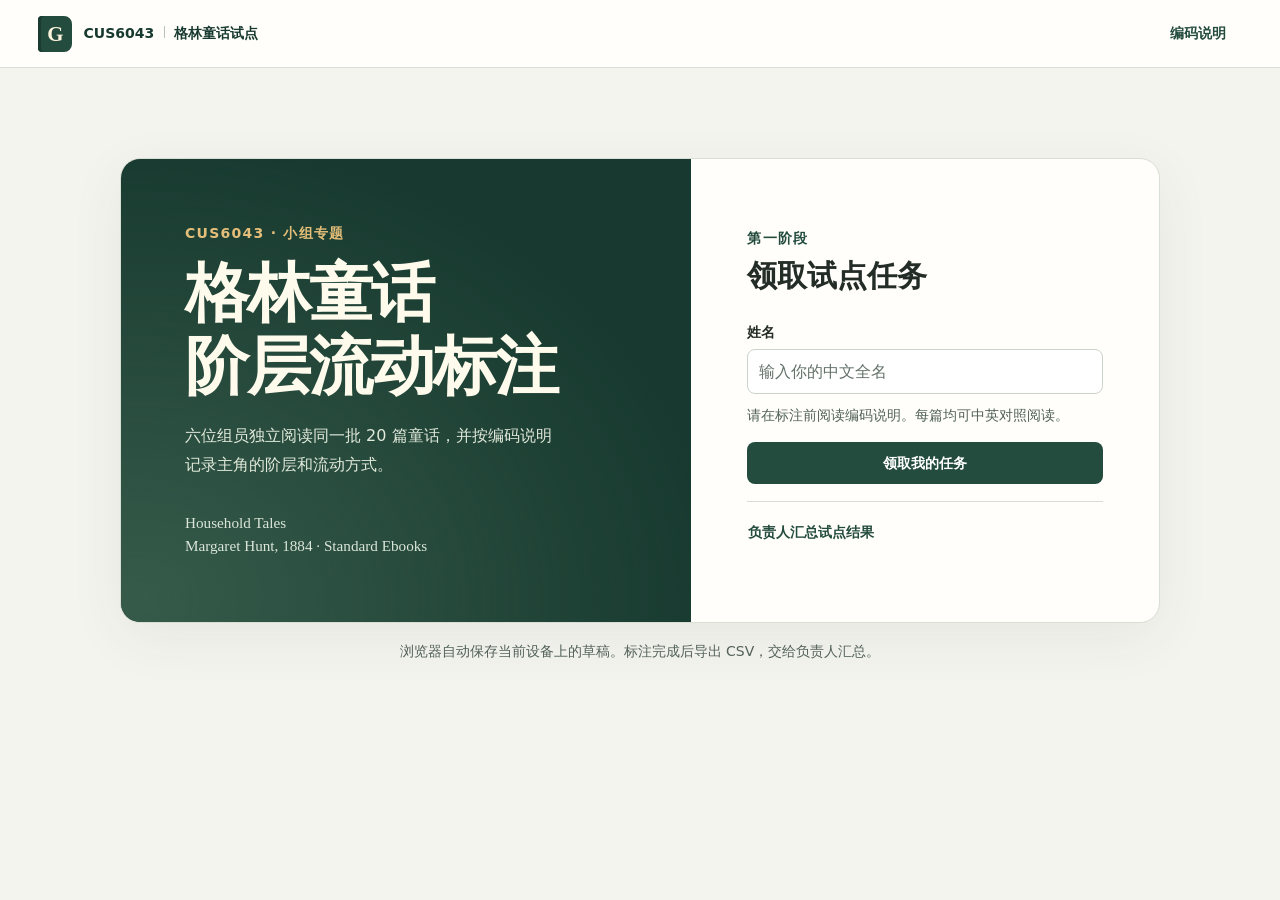
<file: 格林童话阶层流动标注试点_GitHub项目/index.html>
<!doctype html>
<html lang="zh-CN">
<head>
  <meta charset="utf-8">
  <meta name="viewport" content="width=device-width, initial-scale=1">
  <meta name="color-scheme" content="light">
  <meta name="description" content="CUS6043 格林童话阶层流动独立试点标注工具，内置试点篇目的英文全文与中文翻译">
  <title>格林童话阶层流动 · 试点标注</title>
  <style>:root {
  --paper: #f4f4ee;
  --white: #fffefa;
  --ink: #242c27;
  --muted: #526159;
  --forest: #234b3e;
  --deep: #17392f;
  --line: #d9ded4;
  --soft-green: #e7eee5;
  --ochre: #e5bf79;
  --error: #8e3028;
  --radius: 14px;
  --serif: "Georgia", "Songti SC", "Noto Serif CJK SC", SimSun, serif;
  font: 16px/1.5 "Microsoft YaHei UI", "PingFang SC", system-ui, sans-serif;
  color: var(--ink);
  background: var(--paper);
}
*, *::before, *::after { box-sizing: border-box; }
[hidden] { display: none !important; }
body { margin: 0; }
button, input, select, textarea { font: inherit; }
button { cursor: pointer; }
button:disabled { cursor: default; }
button:focus-visible, input:focus-visible, select:focus-visible, textarea:focus-visible, [tabindex="0"]:focus-visible, summary:focus-visible {
  outline: 2px solid #527763;
  outline-offset: 3px;
}
h1, h2, h3, p { margin: 0; }
.muted { color: var(--muted); font-size: .875rem; }
.visually-hidden { position: absolute; width: 1px; height: 1px; padding: 0; margin: -1px; overflow: hidden; clip-path: inset(50%); white-space: nowrap; }
.error { color: var(--error); font-size: .875rem; white-space: pre-line; }
.eyebrow { color: var(--forest); font-size: .875rem; font-weight: 700; letter-spacing: .09em; }
.button {
  border: 1px solid transparent;
  border-radius: 8px;
  padding: .6rem .93rem;
  font-size: .875rem;
  font-weight: 650;
  line-height: 1.45;
  min-height: 42px;
}
.primary { color: white; background: var(--forest); }
.primary:hover:not(:disabled) { background: var(--deep); }
.secondary { color: var(--forest); background: var(--white); border-color: var(--line); }
.secondary:hover:not(:disabled), .quiet:hover { background: var(--soft-green); }
.primary:disabled, .secondary:disabled { color: #57665d; background: #e8ece5; border-color: #e8ece5; }
.quiet, .link { color: var(--forest); background: transparent; }
.link { padding-inline: 0; text-align: left; }
.link:hover { text-decoration: underline; text-underline-offset: 3px; }
.topbar {
  height: 68px;
  display: flex;
  justify-content: space-between;
  align-items: center;
  gap: .65rem;
  padding: 0 clamp(16px, 3vw, 50px);
  border-bottom: 1px solid var(--line);
  background: var(--white);
}
.brand {
  display: flex;
  align-items: center;
  gap: .7rem;
  padding: 0;
  border: 0;
  color: var(--deep);
  background: transparent;
  font-size: .875rem;
  font-weight: 700;
  white-space: nowrap;
}
.brand-mark {
  display: grid;
  place-items: center;
  width: 34px;
  height: 36px;
  border-radius: 4px 8px 8px 4px;
  color: #fcf3dc;
  background: var(--forest);
  font: 700 1.3rem var(--serif);
  box-shadow: inset 3px 0 #193b31;
}
.brand-divider { display: inline-block; margin-inline: .6rem; height: .75rem; border-left: 1px solid #b6c4b8; vertical-align: -.025rem; }
.top-actions { display: flex; gap: .3rem; align-items: center; }
#identity { color: var(--forest); font-size: .875rem; font-weight: 700; margin-right: .55rem; }
.home { max-width: 1088px; margin: clamp(42px, 10vh, 105px) auto 40px; padding: 0 24px; }
.landing {
  min-height: 465px;
  display: grid;
  grid-template-columns: 1.22fr 1fr;
  border: 1px solid var(--line);
  border-radius: 20px;
  overflow: hidden;
  background: var(--white);
  box-shadow: 0 15px 56px #263b2711;
}
.landing-intro {
  display: flex;
  flex-direction: column;
  align-items: flex-start;
  padding: clamp(31px, 5vw, 66px);
  color: #fffbec;
  background: radial-gradient(ellipse at 3% 95%, #365b4a 0%, transparent 75%), var(--deep);
}
.landing-intro .eyebrow { color: var(--ochre); }
.landing-intro h1 { font: 700 clamp(2.45rem, 5vw, 4.25rem)/1.14 var(--serif); letter-spacing: -.03em; margin: .9rem 0 1.1rem; }
.landing-intro > p:nth-of-type(2) { max-width: 23em; color: #e2eadb; line-height: 1.8; }
.edition {
  margin-top: auto;
  padding-top: 1.2rem;
  color: #dbe6d9;
  font: .95rem/1.55 var(--serif);
}
.entry { align-self: center; padding: clamp(30px, 4.5vw, 56px); }
.entry h2 { font: 700 1.9rem/1.3 var(--serif); margin: .5rem 0 1.6rem; }
.entry-help { margin: .65rem 0 1rem; color: var(--muted); font-size: .875rem; }
.entry .primary { width: 100%; }
.entry .error { margin-top: .65rem; }
.entry-footer { margin-top: 1.1rem; padding-top: .55rem; border-top: 1px solid var(--line); }
.landing-foot { text-align: center; margin: 1.1rem auto 0; color: var(--muted); font-size: .875rem; }
label { display: block; color: var(--ink); font-size: .875rem; font-weight: 650; }
input:not([type]), input[type="text"], select, textarea {
  width: 100%;
  border: 1px solid #cbd4c9;
  border-radius: 8px;
  padding: .59rem .66rem;
  background: #fff;
  color: var(--ink);
}
input::placeholder, textarea::placeholder { color: #637269; }
.entry input { margin-top: .4rem; }
select {
  appearance: none;
  padding-right: 1.8rem;
  background: linear-gradient(45deg, transparent 50%, #4d6759 50%) right 13px center / 5px 5px no-repeat,
              linear-gradient(135deg, #4d6759 50%, transparent 50%) right 8px center / 5px 5px no-repeat, #fff;
}
textarea { resize: vertical; min-height: 76px; }
.workbench {
  display: grid;
  grid-template-columns: minmax(175px, 224px) minmax(340px, 1fr) minmax(315px, 380px);
  gap: 16px;
  max-width: 1570px;
  height: calc(100dvh - 68px);
  margin: 0 auto;
  padding: 16px;
}
.queue, .reader, .annotation { min-height: 0; border: 1px solid var(--line); border-radius: var(--radius); background: var(--white); }
.queue { display: flex; flex-direction: column; overflow: hidden; }
.queue-head, .queue-actions { padding: 14px 15px; }
.queue-head { border-bottom: 1px solid var(--line); }
.queue-head h2 { font-size: 1.05rem; }
#progress-text { margin: .26rem 0; color: var(--muted); font-size: .875rem; }
progress { width: 100%; height: 9px; border: 0; border-radius: 20px; background: var(--soft-green); overflow: hidden; }
progress::-webkit-progress-bar { background: var(--soft-green); }
progress::-webkit-progress-value { background: #548166; }
progress::-moz-progress-bar { background: #548166; }
.queue ol { min-height: 0; overflow-y: auto; list-style: none; margin: 0; padding: .33rem .45rem; flex: 1; }
.task {
  display: grid;
  grid-template-columns: 2rem minmax(0, 1fr) .67rem;
  gap: .32rem;
  align-items: center;
  text-align: left;
  width: 100%;
  padding: .51rem .42rem;
  min-height: 42px;
  border: 1px solid transparent;
  border-radius: 7px;
  color: var(--ink);
  background: transparent;
  font-size: .875rem;
}
.task:hover { background: #f1f3ee; }
.task[aria-current] { background: var(--soft-green); color: var(--deep); border-color: #c7d8c8; font-weight: 700; }
.task-id { color: var(--muted); font-size: .78rem; font-variant-numeric: tabular-nums; }
.task-title { overflow: hidden; text-overflow: ellipsis; white-space: nowrap; }
.task-state { width: .58rem; height: .58rem; border: 1px solid #adb9af; border-radius: 50%; }
.task-state.draft { background: #bd823b; border-color: #ac752e; }
.task-state.complete { background: #426951; border-color: #426951; }
.queue-actions { border-top: 1px solid var(--line); }
.queue-actions .primary { width: 100%; }
#export-hint { margin-top: .4rem; }
.backup-actions { display: flex; flex-wrap: wrap; gap: .15rem .65rem; }
.mobile-jump { display: none; }
.reader { display: flex; overflow: hidden; flex-direction: column; container-type: inline-size; }
.reader-head { padding: 20px clamp(19px, 2.5vw, 38px) 14px; border-bottom: 1px solid var(--line); }
.reader-head h1 { color: #26382c; font: 700 clamp(1.75rem, 3vw, 2.65rem)/1.12 var(--serif); overflow-wrap: anywhere; margin: .3rem 0 .46rem; }
.reader-head h1 span { display: block; }
.reader[data-mode="bilingual"] h1 .chinese-copy {
  margin-top: .46rem;
  color: var(--forest);
  font: 700 clamp(1.06rem, 2vw, 1.33rem)/1.3 var(--serif);
}
.reader[data-mode="english"] .chinese-copy,
.reader[data-mode="chinese"] .english-copy { display: none; }
.reader-modes {
  display: inline-flex;
  gap: 2px;
  margin-top: .75rem;
  padding: 2px;
  border: 1px solid var(--line);
  border-radius: 8px;
  background: #f2f4ed;
}
.reader-modes label { position: relative; min-width: 0; cursor: pointer; }
.reader-modes input { position: absolute; inset: 0; width: 100%; height: 100%; margin: 0; opacity: 0; cursor: pointer; }
.reader-modes span { display: block; border-radius: 6px; padding: .33rem .61rem; white-space: nowrap; }
.reader-modes input:checked + span { color: white; background: var(--forest); }
.reader-modes input:focus-visible + span { outline: 2px solid #527763; outline-offset: 2px; }
.story-body {
  flex: 1;
  overflow: auto;
  overscroll-behavior: contain;
  min-height: 0;
  padding: 18px clamp(19px, 2.5vw, 38px) 30px;
  font: 1.13rem/1.68 var(--serif);
  hyphens: auto;
}
.reading-pair { max-width: 74ch; margin: 0 auto; }
.story-body p { margin: 0 0 1em; }
.story-body .chinese-copy {
  font-family: "Songti SC", "Noto Serif CJK SC", SimSun, serif;
  line-height: 1.85;
  hyphens: none;
}
.reader[data-mode="bilingual"] .reading-pair {
  padding-block: .82rem;
  border-bottom: 1px solid var(--line);
}
.reader[data-mode="bilingual"] .reading-pair:first-child { padding-top: 0; }
.reader[data-mode="bilingual"] .reading-pair:last-child { border-bottom: 0; }
.reader[data-mode="bilingual"] .reading-pair p { margin: 0; }
.reader[data-mode="bilingual"] .reading-pair .chinese-copy {
  margin-top: .48rem;
  border-left: 2px solid #c7d8c8;
  padding-left: .66rem;
}
@container (min-width: 625px) {
  .reader[data-mode="bilingual"] .reading-pair { display: grid; grid-template-columns: 1fr 1fr; max-width: none; gap: 1.15rem; }
  .reader[data-mode="bilingual"] .reading-pair .chinese-copy { margin-top: 0; padding-left: .9rem; }
}
.annotation { overflow: auto; }
.annotation-head { display: flex; align-items: center; justify-content: space-between; gap: .45rem; padding: 17px 17px 13px; border-bottom: 1px solid var(--line); }
.annotation-head h2 { font: 700 1.38rem/1.3 var(--serif); margin-top: .17rem; }
.state { color: var(--muted); font-size: .875rem; text-align: right; }
.state.failure { color: var(--error); }
#annotation-form { padding: 14px 17px 18px; }
fieldset { min-width: 0; border: 0; padding: 0; margin: 0; }
legend { padding: 0; font-size: .875rem; font-weight: 700; }
.field { min-width: 0; }
.field label, .label { margin-bottom: .26rem; }
.necessary { color: #8e3028; }
.choice-row { display: grid; grid-template-columns: 1fr 1fr; gap: .55rem; margin-top: .33rem; }
.choice-row label { display: flex; align-items: center; gap: .42rem; border: 1px solid var(--line); padding: .45rem .5rem; border-radius: 8px; margin: 0; cursor: pointer; white-space: nowrap; }
.choice-row input { flex: none; margin: 0; }
.choice-row label:has(input:checked) { background: var(--soft-green); border-color: #a8bfae; }
input[type=radio], input[type=checkbox] { accent-color: var(--forest); }
.field-grid { display: grid; grid-template-columns: 1fr 1fr; gap: .65rem .55rem; margin-top: .75rem; }
.field-wide { grid-column: 1 / -1; }
.form-instruction { font-size: .875rem; color: var(--muted); margin-top: .65rem; }
.form-actions { display: flex; gap: .55rem; margin-top: .85rem; }
.form-actions .primary { flex: 1; }
#form-error { margin-top: .56rem; }
.review { max-width: 1180px; margin: 0 auto; padding: 34px 20px; }
.review-head { display: flex; justify-content: space-between; align-items: flex-end; gap: 1rem; margin-bottom: 22px; }
.review-head h1, dialog h2 { font: 700 2.2rem/1.25 var(--serif); margin: .24rem 0 .45rem; }
.review-head p:not(.eyebrow) { color: var(--muted); }
.review-panel { border: 1px solid var(--line); border-radius: var(--radius); background: var(--white); padding: 18px; margin-bottom: 16px; }
.review-actions, .result-heading { display: flex; align-items: center; gap: .65rem; flex-wrap: wrap; }
.result-heading { justify-content: space-between; margin-bottom: .5rem; }
.result-heading h2 { font-size: 1.18rem; }
.review-actions + p, .review-panel .error { margin-top: .65rem; }
.review-roles { margin: .75rem 0 0; padding: 0; display: flex; flex-wrap: wrap; list-style: none; gap: .5rem; }
.review-roles li { border: 1px solid var(--line); border-radius: 6px; padding: .35rem .55rem; font-size: .875rem; }
.review-roles li.received { border-color: #bfd0bf; background: var(--soft-green); }
.review-result { border-top: 1px solid var(--line); }
.review-result summary { cursor: pointer; padding: .65rem .15rem; }
.review-result strong { color: var(--deep); }
.review-result small { margin-left: .45rem; color: var(--muted); font-size: .875rem; }
.review-result[data-conflict="true"] strong { color: #813e1c; }
.table-scroll { overflow: auto; }
table { border-collapse: collapse; width: 100%; font-size: .875rem; }
th, td { padding: .46rem .55rem; text-align: left; vertical-align: top; border-bottom: 1px solid var(--line); }
th { background: #eff2eb; }
td.conflict-cell { background: #faedda; }
td:last-child { white-space: pre-wrap; overflow-wrap: anywhere; min-width: 7rem; }
.check-label { display: flex; align-items: center; gap: .25rem; }
dialog { width: min(860px, calc(100% - 24px)); max-height: 87dvh; padding: 0; border: 1px solid var(--line); border-radius: var(--radius); background: var(--white); color: var(--ink); }
dialog::backdrop { background: #162b24a0; }
.dialog-head { position: sticky; top: 0; display: flex; justify-content: space-between; align-items: center; padding: 14px 22px; gap: 1rem; background: var(--white); border-bottom: 1px solid var(--line); }
.guide-content { padding: 0 22px 16px; }
.guide-item { padding: 12px 0; border-bottom: 1px solid var(--line); }
.guide-item:last-child { border-bottom: 0; }
.guide-item h3 { margin-bottom: .32rem; font-size: 1.12rem; }
.guide-item p { margin-bottom: .3rem; }
@media (max-width: 1050px) {
  .workbench { grid-template-columns: minmax(150px, 176px) minmax(260px, 1fr) minmax(295px, 320px); gap: 10px; padding: 10px; }
  .task { grid-template-columns: 1.65rem minmax(0, 1fr) .62rem; gap: .2rem; }
  .annotation-head, #annotation-form { padding-left: 11px; padding-right: 11px; }
}
@media (max-width: 810px) {
  .workbench { height: auto; grid-template-columns: minmax(0, 1fr) minmax(285px, 330px); }
  .queue { grid-column: 1 / -1; display: grid; grid-template-columns: minmax(0, 1fr) minmax(0, 1fr); }
  .queue ol { display: none; }
  .queue-head, .queue-actions { border: 0; }
  .queue-actions { grid-column: 1 / -1; display: flex; align-items: center; flex-wrap: wrap; gap: .25rem .75rem; border-top: 1px solid var(--line); padding-block: .5rem; }
  .queue-actions .primary { width: auto; }
  #export-hint { margin-top: 0; }
  .mobile-jump { display: block; padding: 12px 14px; }
  .mobile-jump select { display: block; margin-top: .25rem; }
  .story-body { max-height: 62dvh; font-size: 1.05rem; }
}
@media (max-width: 650px) {
  .topbar { height: auto; min-height: 60px; flex-wrap: wrap; padding: 8px 11px; }
  .top-actions { gap: .1rem; }
  .top-actions .button { padding-inline: .42rem; }
  #identity { margin-right: .22rem; }
  .home { margin-top: 22px; padding-inline: 12px; }
  .landing { grid-template-columns: minmax(0, 1fr); }
  .landing-intro, .entry { padding: 24px; }
  .landing-intro h1 { font-size: clamp(2.45rem, 9vw, 3.55rem); }
  .landing-intro .edition { padding-top: .7rem; }
  .entry h2 { margin-bottom: 1rem; }
  .workbench { grid-template-columns: minmax(0, 1fr); }
  .story-body { max-height: 48dvh; }
  .review-head { flex-direction: column; align-items: flex-start; }
  .review-panel { padding: 12px; }
}
</style>
</head>
<body>
  <header class="topbar">
    <button type="button" class="brand" id="home-button" aria-label="返回首页">
      <span class="brand-mark" aria-hidden="true">G</span>
      <span>CUS6043<span class="brand-divider" aria-hidden="true"></span>格林童话试点</span>
    </button>
    <div class="top-actions">
      <span id="identity" hidden></span>
      <button type="button" class="button quiet" id="show-guide">编码说明</button>
      <button type="button" class="button quiet" id="switch-user" hidden>切换姓名</button>
    </div>
  </header>
  <main id="home" class="home">
    <section class="landing">
      <div class="landing-intro">
        <p class="eyebrow">CUS6043 · 小组专题</p>
        <h1>格林童话<br>阶层流动标注</h1>
        <p>六位组员独立阅读同一批 20 篇童话，并按编码说明记录主角的阶层和流动方式。</p>
        <p class="edition" lang="en">Household Tales<br>Margaret Hunt, 1884 · Standard Ebooks</p>
      </div>
      <div class="entry">
        <p class="eyebrow">第一阶段</p>
        <h2>领取试点任务</h2>
        <form id="claim">
          <label for="name">姓名</label>
          <input id="name" name="name" placeholder="输入你的中文全名" autocomplete="off" required>
          <p class="entry-help">请在标注前阅读编码说明。每篇均可中英对照阅读。</p>
          <button class="button primary" type="submit">领取我的任务</button>
          <p id="claim-error" class="error" role="alert" hidden></p>
        </form>
        <div class="entry-footer">
          <button type="button" class="button link" id="show-review">负责人汇总试点结果</button>
        </div>
      </div>
    </section>
    <p class="landing-foot">浏览器自动保存当前设备上的草稿。标注完成后导出 CSV，交给负责人汇总。</p>
  </main>
  <main id="workspace" class="workbench" hidden>
    <nav class="queue" aria-label="试点篇目">
      <div class="queue-head">
        <h2>试点篇目</h2>
        <p id="progress-text"></p>
        <progress id="progress" aria-label="已完成篇数"></progress>
      </div>
      <label class="mobile-jump" for="jump">切换篇目
        <select id="jump"></select>
      </label>
      <ol id="task-list"></ol>
      <div class="queue-actions">
        <button type="button" class="button primary" id="export-final">导出试点 CSV</button>
        <p id="export-hint" class="muted"></p>
        <div class="backup-actions">
          <button type="button" class="button link" id="export-draft">备份 CSV</button>
          <button type="button" class="button link" id="restore-draft">导入备份</button>
          <input type="file" id="restore-files" accept=".csv,text/csv" hidden>
        </div>
      </div>
    </nav>
    <article class="reader" id="reader" data-mode="bilingual" aria-labelledby="story-title">
      <div class="reader-head">
        <p class="eyebrow" id="story-id"></p>
        <h1 id="story-title" tabindex="-1"><span id="story-title-en" class="english-copy" lang="en"></span><span id="story-title-zh" class="chinese-copy" lang="zh-CN"></span></h1>
        <p class="muted" id="story-source"></p>
        <fieldset class="reader-modes" id="reader-modes">
          <legend class="visually-hidden">阅读语言</legend>
          <label><input type="radio" name="reader-mode" value="bilingual" checked><span>中英对照</span></label>
          <label><input type="radio" name="reader-mode" value="english"><span>仅英文</span></label>
          <label><input type="radio" name="reader-mode" value="chinese"><span>仅中文</span></label>
        </fieldset>
      </div>
      <div class="story-body" id="story-body" tabindex="0" aria-label="童话中英对照全文"></div>
    </article>
    <section class="annotation" id="annotation" aria-labelledby="form-title">
      <div class="annotation-head">
        <div><p class="eyebrow">独立标注</p><h2 id="form-title">篇目标注</h2></div>
        <span id="saved-status" class="state" role="status" aria-live="polite"></span>
      </div>
      <form id="annotation-form" novalidate>
        <div id="annotation-fields"></div>
        <p class="error" id="form-error" role="alert" hidden></p>
        <div class="form-actions">
          <button type="button" class="button secondary" id="previous">上一篇</button>
          <button type="submit" class="button primary" id="save-next">保存并下一篇</button>
        </div>
      </form>
    </section>
  </main>
  <main id="review" class="review" hidden>
    <div class="review-head">
      <div>
        <p class="eyebrow">试点回收</p>
        <h1>汇总与分歧</h1>
        <p>收齐六位组员的完整 CSV，再对照各篇的适用性和四个关键字段。</p>
      </div>
      <button type="button" id="review-back" class="button secondary">返回领取页</button>
    </div>
    <section class="review-panel" aria-label="结果导入">
      <div class="review-actions">
        <button type="button" id="add-files" class="button primary">导入试点 CSV</button>
        <input type="file" id="review-files" accept=".csv,text/csv" multiple hidden>
        <button type="button" id="export-review" class="button secondary" disabled>导出汇总 CSV</button>
        <button type="button" id="export-disagreements" class="button secondary" disabled>导出分歧表 CSV</button>
      </div>
      <p id="review-progress" class="muted" aria-live="polite"></p>
      <p class="muted">导入的结果保留在当前页面，关闭或刷新前请先导出。</p>
      <ul id="review-roles" class="review-roles"></ul>
      <p id="review-error" class="error" role="alert" hidden></p>
    </section>
    <section id="review-results" class="review-panel" aria-label="逐篇结果" hidden>
      <div class="result-heading">
        <h2 id="result-title"></h2>
        <label class="check-label"><input type="checkbox" id="only-disagreements"> 只看分歧</label>
      </div>
      <div id="review-table"></div>
    </section>
  </main>
  <dialog id="guide" aria-labelledby="guide-title">
    <div class="dialog-head">
      <div><p class="eyebrow">工作表原文</p><h2 id="guide-title">编码说明</h2></div>
      <form method="dialog"><button class="button secondary" aria-label="关闭编码说明">关闭</button></form>
    </div>
    <div class="guide-content" id="guide-content"></div>
  </dialog>
  <script type="application/json" id="pilot-data">{"people": {"A": "钱思娴", "B": "张思贤", "C": "袁嘉伟", "D": "刘亚洲", "E": "伊思遥", "F": "陈思益"}, "tales": [{"khm": "1", "title": "The Frog-King, or Iron Henry", "titleZh": "青蛙国王，又名铁亨利", "file": "001_the-frog-king-or-iron-henry.txt", "paragraphs": ["In old times when wishing still helped one, there lived a king whose daughters were all beautiful, but the youngest was so beautiful that the sun itself, which has seen so much, was astonished whenever it shone in her face. Close by the King’s castle lay a great dark forest, and under an old lime-tree in the forest was a well, and when the day was very warm, the King’s child went out into the forest and sat down by the side of the cool fountain, and when she was dull she took a golden ball, and threw it up on high and caught it, and this ball was her favorite plaything.", "Now it so happened that on one occasion the princess’s golden ball did not fall into the little hand which she was holding up for it, but on to the ground beyond, and rolled straight into the water. The King’s daughter followed it with her eyes, but it vanished, and the well was deep, so deep that the bottom could not be seen. On this she began to cry, and cried louder and louder, and could not be comforted. And as she thus lamented someone said to her, “What ails thee, King’s daughter? Thou weepest so that even a stone would show pity.” She looked round to the side from whence the voice came, and saw a frog stretching forth its thick, ugly head from the water.", "“Ah! old water-splasher, is it thou?” said she; “I am weeping for my golden ball, which has fallen into the well.”", "“Be quiet, and do not weep,” answered the frog, “I can help thee, but what wilt thou give me if I bring thy plaything up again?”", "“Whatever thou wilt have, dear frog,” said she⁠—“My clothes, my pearls and jewels, and even the golden crown which I am wearing.”", "The frog answered, “I do not care for thy clothes, thy pearls and jewels, or thy golden crown, but if thou wilt love me and let me be thy companion and playfellow, and sit by thee at thy little table, and eat off thy little golden plate, and drink out of thy little cup, and sleep in thy little bed⁠—if thou wilt promise me this I will go down below, and bring thee thy golden ball up again.”", "“Oh yes,” said she, “I promise thee all thou wishest, if thou wilt but bring me my ball back again.” She, however, thought, “How the silly frog does talk! He lives in the water with the other frogs, and croaks, and can be no companion to any human being!”", "But the frog when he had received this promise, put his head into the water and sank down, and in a short while came swimming up again with the ball in his mouth, and threw it on the grass. The King’s daughter was delighted to see her pretty plaything once more, and picked it up, and ran away with it. “Wait, wait,” said the frog. “Take me with thee. I can’t run as thou canst.” But what did it avail him to scream his croak, croak, after her, as loudly as he could? She did not listen to it, but ran home and soon forgot the poor frog, who was forced to go back into his well again.", "The next day when she had seated herself at table with the King and all the courtiers, and was eating from her little golden plate, something came creeping splish splash, splish splash, up the marble staircase, and when it had got to the top, it knocked at the door and cried, “Princess, youngest princess, open the door for me.” She ran to see who was outside, but when she opened the door, there sat the frog in front of it. Then she slammed the door to, in great haste, sat down to dinner again, and was quite frightened.", "The King saw plainly that her heart was beating violently, and said, “My child, what art thou so afraid of? Is there perchance a giant outside who wants to carry thee away?”", "“Ah, no,” replied she. “It is no giant but a disgusting frog.”", "“What does a frog want with thee?”", "“Ah, dear father, yesterday as I was in the forest sitting by the well, playing, my golden ball fell into the water. And because I cried so, the frog brought it out again for me, and because he so insisted, I promised him he should be my companion, but I never thought he would be able to come out of his water! And now he is outside there, and wants to come in to me.”", "In the meantime it knocked a second time, and cried,", "“Princess! youngest princess! Open the door for me! Dost thou not know what thou saidst to me Yesterday by the cool waters of the fountain? Princess, youngest princess! Open the door for me!”", "Then said the King, “That which thou hast promised must thou perform. Go and let him in.”", "She went and opened the door, and the frog hopped in and followed her, step by step, to her chair. There he sat and cried, “Lift me up beside thee.” She delayed, until at last the King commanded her to do it. When the frog was once on the chair he wanted to be on the table, and when he was on the table he said, “Now, push thy little golden plate nearer to me that we may eat together.” She did this, but it was easy to see that she did not do it willingly. The frog enjoyed what he ate, but almost every mouthful she took choked her. At length he said, “I have eaten and am satisfied; now I am tired, carry me into thy little room and make thy little silken bed ready, and we will both lie down and go to sleep.”", "The King’s daughter began to cry, for she was afraid of the cold frog which she did not like to touch, and which was now to sleep in her pretty, clean little bed. But the King grew angry and said, “He who helped thee when thou wert in trouble ought not afterwards to be despised by thee.” So she took hold of the frog with two fingers, carried him upstairs, and put him in a corner.", "But when she was in bed he crept to her and said, “I am tired, I want to sleep as well as thou, lift me up or I will tell thy father.”", "Then she was terribly angry, and took him up and threw him with all her might against the wall. “Now, thou wilt be quiet, odious frog,” said she. But when he fell down he was no frog but a King’s son with beautiful kind eyes. He by her father’s will was now her dear companion and husband. Then he told her how he had been bewitched by a wicked witch, and how no one could have delivered him from the well but herself, and that tomorrow they would go together into his kingdom. Then they went to sleep, and next morning when the sun awoke them, a carriage came driving up with eight white horses, which had white ostrich feathers on their heads, and were harnessed with golden chains, and behind stood the young King’s servant Faithful Henry. Faithful Henry had been so unhappy when his master was changed into a frog, that he had caused three iron bands to be laid round his heart, lest it should burst with grief and sadness. The carriage was to conduct the young King into his Kingdom.", "Faithful Henry helped them both in, and placed himself behind again, and was full of joy because of this deliverance. And when they had driven a part of the way the King’s son heard a cracking behind him as if something had broken. So he turned round and cried, “Henry, the carriage is breaking.”", "“No, master, it is not the carriage. It is a band from my heart, which was put there in my great pain when you were a frog and imprisoned in the well.” Again and once again while they were on their way something cracked, and each time the King’s son thought the carriage was breaking; but it was only the bands which were springing from the heart of faithful Henry because his master was set free and was happy."], "paragraphsZh": ["从前，人们许的愿还能派上用场。那时有一位国王，他的女儿个个都很美丽，可最小的那个格外美，连见多识广的太阳每回照到她的脸上，也要惊叹一番。国王的城堡附近有一大片幽暗的森林，林中一棵老椴树下有一口井。天气很热的时候，小公主就到林子里，坐在凉爽的井泉边。闷得慌时，她就拿出一只金球，抛到高处，再伸手接住。这是她最心爱的玩具。", "有一回，公主的金球没落进她伸出去接球的小手里，反而掉到前面的地上，径直滚进水里。公主眼看着金球消失了。井很深，深得看不见底。她哭了起来，越哭越响，怎么也安慰不了。正伤心时，有人对她说：“公主，你怎么啦？你哭得连石头听了都会同情你。”她朝声音传来的方向看去，只见一只青蛙从水里伸出又大又丑的脑袋。", "“啊，是你呀，老泼水鬼？”她说，“我哭是因为我的金球掉进井里了。”", "“别着急，别哭了，”青蛙答道，“我能帮你。不过，要是我把你的玩具捞上来，你给我什么呢？”", "“亲爱的青蛙，你要什么都行，”公主说，“我的衣服、珍珠和宝石，连我头上戴的金冠也行。”", "青蛙答道：“你的衣服、珍珠、宝石和金冠，我都不稀罕。但如果你肯喜欢我，让我做你的伙伴，陪你玩，坐在你的小桌边，吃你小金盘里的食物，用你的小杯子喝水，再睡在你的小床上，只要你答应我这些，我就潜下去，把你的金球捞上来。”", "“好呀，”她说，“只要你把球还给我，你想要什么我都答应。”可她心里想：“这只傻青蛙真会说大话！他和别的青蛙住在水里，只会呱呱叫，哪儿能跟人做伙伴！”", "青蛙听了她的许诺，就一头扎进水里，沉了下去。不一会儿，他嘴里叼着金球游了上来，把球往草地上一抛。公主看见漂亮的玩具失而复得，高兴极了，捡起球就跑。“等等，等等，”青蛙说，“把我也带上，我可跑不过你。”可他扯着嗓子在她身后呱呱直叫，又有什么用呢？公主根本没听，跑回家去，很快就把可怜的青蛙忘了。青蛙只好回到井里。", "第二天，公主和国王以及满朝廷臣同席吃饭，正用她的小金盘吃东西，忽然有个东西踩着大理石台阶，一路噗嗒噗嗒地爬上来。到了顶上，它敲起门来，喊道：“公主，最小的公主，给我开开门！”她跑去看外面是谁。一开门，只见那只青蛙正坐在门口。她赶忙砰地关上门，回到桌边继续吃饭，心里怕极了。", "国王看出她的心怦怦直跳，便问：“我的孩子，你怕什么？难道外面有个巨人要把你抓走吗？”", "“啊，不是，”她回答，“外面不是巨人，是一只讨厌的青蛙。”", "“青蛙找你做什么？”", "“啊，亲爱的父亲，昨天我坐在林子里的井边玩，金球掉进了水里。我哭得厉害，青蛙就替我捞了上来。他执意要我答应让他做我的伙伴，我就答应了，可我怎么也没想到他能从水里出来！现在他就在外面，要进来找我。”", "说话间，青蛙又敲了一次门，叫道：", "“公主呀，最小的公主呀，给我开开门！昨天在凉凉的井泉边，你对我说过的话，难道不记得了吗？公主呀，最小的公主呀，给我开开门！”", "国王说：“你答应了的事，就得做到。去，把他放进来。”", "她走去开了门。青蛙蹦进来，一步一步跟着她来到椅子旁。他坐在那儿喊：“把我抱起来，坐到你身边。”她一再拖延，直到国王命令她照办。青蛙上了椅子，又要上桌。到了桌上，他说：“把你的小金盘推过来一点，我们俩好一起吃。”她照做了，但一看就知道她不是心甘情愿的。青蛙吃得津津有味，公主却几乎每一口都噎得咽不下去。最后，青蛙说：“我吃饱了，现在困了。抱我去你的小房间，铺好你那丝绸小床，我们一起躺下睡觉。”", "公主哭了起来。她害怕这只冰凉的青蛙，碰都不愿意碰，如今他却要睡进她那漂亮干净的小床。国王生气了，说：“人家在你有难的时候帮了你，你事后就不该嫌弃他。”公主于是用两根指头捏住青蛙，把他拎上楼，搁在一个角落里。", "可是她刚上床，青蛙就爬到她跟前，说：“我累了，也跟你一样想睡觉。把我抱上去，不然我就去告诉你父亲。”", "公主顿时气极了，抓起他，用尽力气往墙上摔去。“这下你可该安静了，讨厌的青蛙！”她说。可掉下来时，他已经不是青蛙了，而是一位有着一双美丽而温和的眼睛的王子。照她父亲的意思，他从此成了她亲密的伴侣和丈夫。王子告诉她，一个邪恶的女巫对他施了法，除了她，没人能把他从井里救出来。明天他们就一起回他的王国。于是他们睡下了。次日清晨，太阳叫醒了他们，一辆八匹白马拉的马车驶了过来。马头上插着白色鸵鸟羽毛，套着金链做的挽具，车后面站着年轻国王的仆人忠诚的亨利。主人变成青蛙时，忠诚的亨利难过极了，便让人用三道铁箍箍住自己的心，免得心因为悲伤而裂开。马车是来接年轻国王回他的王国的。", "忠诚的亨利扶两人上了马车，自己又站到车后，满心欢喜，因为主人终于得救了。走了一段路，王子听见背后啪的一声，好像什么东西断了，便回头叫道：“亨利，马车要坏了！”", "“不，主人，响的不是马车，是我心上的一道铁箍。您变成青蛙、被困在井里时，我太痛苦了，就把它箍在心上。”一路上又响了一声，接着再响了一声。每回王子都以为是马车要坏了，其实只是忠诚的亨利心上的铁箍一一崩开，因为主人已经重获自由，也得到了幸福。"]}, {"khm": "2", "title": "Cat and Mouse in Partnership", "titleZh": "猫和老鼠合伙过日子", "file": "002_cat-and-mouse-in-partnership.txt", "paragraphs": ["A certain cat had made the acquaintance of a mouse, and had said so much to her about the great love and friendship she felt for her, that at length the mouse agreed that they should live and keep house together. “But we must make a provision for winter, or else we shall suffer from hunger,” said the cat, “and you, little mouse, cannot venture everywhere, or you will be caught in a trap some day.” The good advice was followed, and a pot of fat was bought, but they did not know where to put it. At length, after much consideration, the cat said, “I know no place where it will be better stored up than in the church, for no one dares take anything away from there. We will set it beneath the altar, and not touch it until we are really in need of it.” So the pot was placed in safety, but it was not long before the cat had a great yearning for it, and said to the mouse, “I want to tell you something, little mouse; my cousin has brought a little son into the world, and has asked me to be godmother; he is white with brown spots, and I am to hold him over the font at the christening. Let me go out today, and you look after the house by yourself.”", "“Yes, yes,” answered the mouse, “by all means go, and if you get anything very good, think of me, I should like a drop of sweet red christening wine too.” All this, however, was untrue; the cat had no cousin, and had not been asked to be godmother. She went straight to the church, stole to the pot of fat, began to lick at it, and licked the top of the fat off. Then she took a walk upon the roofs of the town, looked out for opportunities, and then stretched herself in the sun, and licked her lips whenever she thought of the pot of fat, and not until it was evening did she return home. “Well, here you are again,” said the mouse, “no doubt you have had a merry day.”", "“All went off well,” answered the cat.", "“What name did they give the child?”", "“Top off!” said the cat quite coolly.", "“Top off!” cried the mouse, “that is a very odd and uncommon name, is it a usual one in your family?”", "“What does it signify,” said the cat, “it is no worse than Crumb-stealer, as your godchildren are called.”", "Before long the cat was seized by another fit of longing. She said to the mouse, “You must do me a favour, and once more manage the house for a day alone. I am again asked to be godmother, and, as the child has a white ring round its neck, I cannot refuse.” The good mouse consented, but the cat crept behind the town walls to the church, and devoured half the pot of fat. “Nothing ever seems so good as what one keeps to oneself,” said she, and was quite satisfied with her day’s work.", "When she went home the mouse inquired, “And what was this child christened?”", "“Half-done,” answered the cat.", "“Half-done! What are you saying? I never heard the name in my life, I’ll wager anything it is not in the calendar!”", "The cat’s mouth soon began to water for some more licking. “All good things go in threes,” said she, “I am asked to stand godmother again. The child is quite black, only it has white paws, but with that exception, it has not a single white hair on its whole body; this only happens once every few years, you will let me go, won’t you?”", "“Top-off! Half-done!” answered the mouse, “they are such odd names, they make me very thoughtful.”", "“You sit at home,” said the cat, “in your dark-grey fur coat and long tail, and are filled with fancies, that’s because you do not go out in the daytime.” During the cat’s absence the mouse cleaned the house, and put it in order but the greedy cat entirely emptied the pot of fat. “When everything is eaten up one has some peace,” said she to herself, and well filled and fat she did not return home till night. The mouse at once asked what name had been given to the third child. “It will not please you more than the others,” said the cat. “He is called All-gone.”", "“All-gone,” cried the mouse, “that is the most suspicious name of all! I have never seen it in print. All-gone; what can that mean?” and she shook her head, curled herself up, and lay down to sleep.", "From this time forth no one invited the cat to be godmother, but when the winter had come and there was no longer anything to be found outside, the mouse thought of their provision, and said, “Come cat, we will go to our pot of fat which we have stored up for ourselves⁠—we shall enjoy that.”", "“Yes,” answered the cat, “you will enjoy it as much as you would enjoy sticking that dainty tongue of yours out of the window.” They set out on their way, but when they arrived, the pot of fat certainly was still in its place, but it was empty.", "“Alas!” said the mouse, “now I see what has happened, now it comes to light! You are a true friend! You have devoured all when you were standing godmother. First top off, then half done, then⁠—.”", "“Will you hold your tongue,” cried the cat, “one word more and I will eat you too.”", "“All gone” was already on the poor mouse’s lips; scarcely had she spoken it before the cat sprang on her, seized her, and swallowed her down. Verily, that is the way of the world."], "paragraphsZh": ["有一只猫认识了一只老鼠。猫对老鼠说了许多话，说自己多么爱她、跟她的交情多么深。到最后，老鼠同意两人搬到一起过日子。“可我们得备点过冬的吃食，不然就要挨饿，”猫说，“再说，小老鼠，你可不能到处乱跑，要不总有一天会被夹进捕鼠器。”她们照着这个好主意买了一罐油脂，却不知道往哪里放。猫想了又想，最后说：“没有比教堂更妥当的地方，谁也不敢从那儿拿走东西。我们把罐子放在祭坛下面，等真有需要的时候再动它。”罐子就这么放妥了，可没过多久，猫就馋得厉害，便对老鼠说：“小老鼠，跟你说件事。我表妹生了个儿子，请我去当教母。那孩子浑身雪白，带些褐色斑点，受洗的时候还得我抱着，让他悬在洗礼池上头。今天让我出去一趟，你自己看家吧。”", "“好，好，”老鼠答道，“你尽管去。要是得了什么好东西，记得想想我，我也想尝一滴洗礼宴上那甜甜的红酒呢。”其实这些话全是假的。猫根本没有表妹，也没人请她当教母。她径直去了教堂，偷偷摸到油罐边，开始舔起来，把最上面一层油都舔掉了。接着，她在城里的屋顶上溜达了一圈，四下瞅瞅有没有什么机会，又躺在太阳底下伸展身子。每逢想到那罐油，她就舔舔嘴唇，直到傍晚才回家。“哟，你可回来了，”老鼠说，“今天一定过得很开心吧。”", "“一切都挺顺利，”猫回答。", "“他们给孩子取了什么名字？”", "“舔掉顶！”猫若无其事地说。", "“舔掉顶！”老鼠叫起来，“这名字可真古怪，也少见。你们家常用这个名字吗？”", "“那有什么要紧，”猫说，“总不比你那些教子教女叫的‘偷面包屑’难听。”", "不久，猫又馋了起来。她对老鼠说：“你得帮我个忙，又要一个人照看家里一天了。人家又请我去当教母。那孩子脖子上有一圈白毛，我实在不好推辞。”好心的老鼠答应了，猫却贴着城墙后面溜到教堂，一口气吃掉了半罐油。“什么东西也抵不上独吞的好吃，”她说，对自己这一天的收获十分满意。", "她回到家，老鼠问：“这回受洗的孩子叫什么？”", "“吃一半，”猫答道。", "“吃一半！你说什么呀？我这辈子都没听过这个名字，敢打赌，圣人名历上绝没有这个名字！”", "没多久，猫馋得又要流口水了，还想再去舔一点。“好事总得凑够三回，”她说，“人家又请我去当教母。那孩子通身乌黑，只有爪子是白的，除此之外全身找不出一根白毛。这样的事几年才遇上一回，你会让我去的，对吧？”", "“舔掉顶！吃一半！”老鼠答道，“这名字都太怪了，叫我想来想去。”", "“你成天待在家里，”猫说，“裹着你那身深灰色皮毛，拖着长尾巴，满脑子都是胡思乱想。这都是因为你白天不出门。”猫不在时，老鼠把屋子打扫干净，收拾整齐，贪嘴的猫却把整罐油吃得一干二净。“什么都吃完了，也就清静了，”她自言自语。她吃得肚子滚圆，直到夜里才回家。老鼠一见她，立刻问第三个孩子取了什么名字。猫说：“这名字你听了也不会比前两个更喜欢。他叫‘全吃光’。”", "“全吃光，”老鼠叫道，“这个名字最叫人起疑！我从来没在书上见过。全吃光，这究竟是什么意思？”她摇摇头，缩成一团，躺下睡了。", "从此再没人请猫去当教母。冬天来了，外头再也找不到吃食，老鼠想起了储备，便说：“来吧，猫，我们去取给自己备下的那罐油，吃起来一定很香。”", "“当然，”猫答道，“就跟你把那条娇贵的小舌头伸到窗外尝尝一样香。”她们出发了。到了地方，油罐倒是还摆在原处，却已经空了。", "“唉！”老鼠说，“现在我明白是怎么回事了，一切都明摆着！你真是个好朋友啊！你每回去当教母，就是把油吃了。先舔掉顶，再吃一半，然后……”", "“还不给我闭嘴！”猫喝道，“再说一个字，连你也吃了。”", "可怜的老鼠已经把“全吃光”送到了嘴边。她才说出口，猫就扑过去，一把抓住她，把她吞了下去。的确，世道就是这样。"]}, {"khm": "12", "title": "Rapunzel", "titleZh": "莴苣姑娘（拉庞泽尔）", "file": "012_rapunzel.txt", "paragraphs": ["There were once a man and a woman who had long in vain wished for a child. At length the woman hoped that God was about to grant her desire. These people had a little window at the back of their house from which a splendid garden could be seen, which was full of the most beautiful flowers and herbs. It was, however, surrounded by a high wall, and no one dared to go into it because it belonged to an enchantress, who had great power and was dreaded by all the world. One day the woman was standing by this window and looking down into the garden, when she saw a bed which was planted with the most beautiful rampion (rapunzel), and it looked so fresh and green that she longed for it, and had the greatest desire to eat some. This desire increased every day, and as she knew that she could not get any of it, she quite pined away, and looked pale and miserable. Then her husband was alarmed, and asked, “What aileth thee, dear wife?”", "“Ah,” she replied, “if I can’t get some of the rampion, which is in the garden behind our house, to eat, I shall die.”", "The man, who loved her, thought, “Sooner than let thy wife die, bring her some of the rampion thyself, let it cost thee what it will.” In the twilight of the evening, he clambered down over the wall into the garden of the enchantress, hastily clutched a handful of rampion, and took it to his wife. She at once made herself a salad of it, and ate it with much relish. She, however, liked it so much⁠—so very much, that the next day she longed for it three times as much as before. If he was to have any rest, her husband must once more descend into the garden. In the gloom of evening, therefore, he let himself down again; but when he had clambered down the wall he was terribly afraid, for he saw the enchantress standing before him.", "“How canst thou dare,” said she with angry look, “to descend into my garden and steal my rampion like a thief? Thou shalt suffer for it!”", "“Ah,” answered he, “let mercy take the place of justice, I only made up my mind to do it out of necessity. My wife saw your rampion from the window, and felt such a longing for it that she would have died if she had not got some to eat.”", "Then the enchantress allowed her anger to be softened, and said to him, “If the case be as thou sayest, I will allow thee to take away with thee as much rampion as thou wilt, only I make one condition, thou must give me the child which thy wife will bring into the world; it shall be well treated, and I will care for it like a mother.” The man in his terror consented to everything, and when the woman was brought to bed, the enchantress appeared at once, gave the child the name of Rapunzel, and took it away with her.", "Rapunzel grew into the most beautiful child beneath the sun. When she was twelve years old, the enchantress shut her into a tower, which lay in a forest, and had neither stairs nor door, but quite at the top was a little window. When the enchantress wanted to go in, she placed herself beneath it and cried,", "“Rapunzel, Rapunzel, Let down thy hair to me.”", "Rapunzel had magnificent long hair, fine as spun gold, and when she heard the voice of the enchantress she unfastened her braided tresses, wound them round one of the hooks of the window above, and then the hair fell twenty ells down, and the enchantress climbed up by it.", "After a year or two, it came to pass that the King’s son rode through the forest and went by the tower. Then he heard a song, which was so charming that he stood still and listened. This was Rapunzel, who in her solitude passed her time in letting her sweet voice resound. The King’s son wanted to climb up to her, and looked for the door of the tower, but none was to be found. He rode home, but the singing had so deeply touched his heart, that every day he went out into the forest and listened to it. Once when he was thus standing behind a tree, he saw that an enchantress came there, and he heard how she cried,", "“Rapunzel, Rapunzel, Let down thy hair.”", "Then Rapunzel let down the braids of her hair, and the enchantress climbed up to her. “If that is the ladder by which one mounts, I will for once try my fortune,” said he, and the next day when it began to grow dark, he went to the tower and cried,", "“Rapunzel, Rapunzel, Let down thy hair.”", "Immediately the hair fell down and the King’s son climbed up.", "At first Rapunzel was terribly frightened when a man such as her eyes had never yet beheld, came to her; but the King’s son began to talk to her quite like a friend, and told her that his heart had been so stirred that it had let him have no rest, and he had been forced to see her. Then Rapunzel lost her fear, and when he asked her if she would take him for her husband, and she saw that he was young and handsome, she thought, “He will love me more than old Dame Gothel does;” and she said yes, and laid her hand in his. She said, “I will willingly go away with thee, but I do not know how to get down. Bring with thee a skein of silk every time that thou comest, and I will weave a ladder with it, and when that is ready I will descend, and thou wilt take me on thy horse.” They agreed that until that time he should come to her every evening, for the old woman came by day. The enchantress remarked nothing of this, until once Rapunzel said to her, “Tell me, Dame Gothel, how it happens that you are so much heavier for me to draw up than the young King’s son⁠—he is with me in a moment.”", "“Ah! thou wicked child,” cried the enchantress “What do I hear thee say! I thought I had separated thee from all the world, and yet thou hast deceived me.” In her anger she clutched Rapunzel’s beautiful tresses, wrapped them twice round her left hand, seized a pair of scissors with the right, and snip, snap, they were cut off, and the lovely braids lay on the ground. And she was so pitiless that she took poor Rapunzel into a desert where she had to live in great grief and misery.", "On the same day, however, that she cast out Rapunzel, the enchantress in the evening fastened the braids of hair which she had cut off, to the hook of the window, and when the King’s son came and cried,", "“Rapunzel, Rapunzel, Let down thy hair,”", "she let the hair down. The King’s son ascended, but he did not find his dearest Rapunzel above, but the enchantress, who gazed at him with wicked and venomous looks. “Aha!” she cried mockingly, “Thou wouldst fetch thy dearest, but the beautiful bird sits no longer singing in the nest; the cat has got it, and will scratch out thy eyes as well. Rapunzel is lost to thee; thou wilt never see her more.” The King’s son was beside himself with pain, and in his despair he leapt down from the tower. He escaped with his life, but the thorns into which he fell, pierced his eyes. Then he wandered quite blind about the forest, ate nothing but roots and berries, and did nothing but lament and weep over the loss of his dearest wife. Thus he roamed about in misery for some years, and at length came to the desert where Rapunzel, with the twins to which she had given birth, a boy and a girl, lived in wretchedness. He heard a voice, and it seemed so familiar to him that he went towards it, and when he approached, Rapunzel knew him and fell on his neck and wept. Two of her tears wetted his eyes and they grew clear again, and he could see with them as before. He led her to his kingdom where he was joyfully received, and they lived for a long time afterwards, happy and contented."], "paragraphsZh": ["从前有一对夫妇，盼了很久要个孩子，始终没能如愿。终于，妻子觉得上帝就快实现她的愿望了。他们家后墙有一扇小窗，从那儿可以望见一座美丽的花园，里面长着各色最漂亮的花草和香草。不过，园子有高墙围着，没人敢进去，因为它的主人是一个法力高强的女巫，人人都怕她。有一天，妻子站在窗边往花园里看，瞧见一畦长得格外好的风铃草，叫作拉庞泽尔。那菜嫩得发绿，叫她怎么也移不开眼，馋得恨不得立刻吃上一口。她一天比一天想吃，又明知弄不到，愁得人都消瘦下来，脸色苍白，神情憔悴。丈夫吓了一跳，问：“亲爱的，你这是怎么了？”", "“唉，”她答道，“要是吃不到屋后花园里的风铃草，我就活不成了。”", "丈夫很爱她，心想：“与其眼看妻子死掉，不如亲自去给她弄些来，付出什么代价都顾不上了。”黄昏时，他爬过墙，翻进女巫的园子，匆匆抓了一把风铃草，带回给妻子。她马上拌成一盘沙拉，吃得津津有味。可她实在太爱吃了，第二天竟比先前还馋上三倍。丈夫要想有一点清静，就得再下一趟园子。于是他又趁夜色翻了下去，可刚爬下墙，就吓坏了：女巫正站在他面前。", "“你好大的胆子，”她怒气冲冲地说，“竟然像个贼一样翻进我的园子，偷我的风铃草！我一定要叫你付出代价！”", "“啊，”他答道，“求您手下留情，我是走投无路才下了决心。我的妻子从窗口看见您的风铃草，馋得实在受不了，要是一口也吃不上，她真会没命的。”", "女巫的气这才消了一些，对他说：“要真像你说的这样，风铃草你想拿多少都行。我只提一个条件：你妻子将要生下的孩子，必须交给我。我会好好待她，像亲生母亲一样照顾她。”那人吓得什么都答应了。等妻子一分娩，女巫立刻出现，给孩子取名拉庞泽尔，就把她带走了。", "拉庞泽尔长成了太阳底下最美丽的孩子。她十二岁时，女巫把她关进森林里的一座塔。那塔既没有楼梯，也没有门，只有最高处开着一扇小窗。女巫想进去时，就站在塔下叫道：", "“拉庞泽尔，拉庞泽尔，把你的头发放下来给我。”", "拉庞泽尔有一头美丽的长发，细柔如纺成的金丝。每当听见女巫的声音，她就解开盘起的辫子，在窗上的一个钩子上绕住，把头发放下二十厄尔长，女巫便顺着辫子爬上去。", "过了一两年，有一回王子骑马穿过树林，打塔旁经过，听到一阵歌声，动听极了，便停下来侧耳细听。唱歌的是拉庞泽尔。她独自住在塔里，闲来就放开甜美的嗓子唱歌。王子想爬上去见她，便四处找塔门，可怎么也找不着。他骑马回了家，可那歌声叫他深深动了心，他每天都到林子里来听。有一次，他正躲在一棵树后，见一位女巫走来，听见她喊道：", "“拉庞泽尔，拉庞泽尔，把你的头发放下来。”", "拉庞泽尔放下发辫，女巫就爬了上去。“原来这就是攀上去的梯子，那我也来碰碰运气吧。”王子说。第二天天快黑时，他走到塔下喊道：", "“拉庞泽尔，拉庞泽尔，把你的头发放下来。”", "辫子立刻垂了下来，王子就顺着它爬了上去。", "一开始拉庞泽尔吓坏了，她从没见过男人，如今倒有一个来到她面前。王子像朋友一样亲切地和她说话，告诉她自己听得太入神，心里始终不能安宁，非来见她不可。拉庞泽尔渐渐不怕了。王子问她愿不愿意嫁给他，她见他又年轻又英俊，便想：“他会比戈特尔老婆婆更爱我的。”她答应了，将自己的手放在他的手里。她说：“我愿意跟你走，可不知道怎么下去。你每回来时给我带一绞丝线，我用它们编一架梯子。等编好了，我就爬下去，你用马把我带走。”在这之前，两人约好每晚相会，因为老婆婆总是白天来。女巫一直没察觉，直到有一次拉庞泽尔问她：“戈特尔婆婆，您告诉我，怎么把您拉上来比拉年轻的王子费力那么多呢？他一眨眼就到我身边了。”", "“啊！你这个坏孩子，”女巫叫道，“我刚刚听到了什么！我以为已经让你同外面的人完全隔开了，你竟然还骗我。”她气得一把抓住拉庞泽尔漂亮的长辫，在左手上绕了两圈，右手拿起一把剪刀。咔嚓，咔嚓，漂亮的辫子应声落地。她狠心地把可怜的拉庞泽尔带到一片荒野，叫她在那里凄苦度日。", "不过，就在她赶走拉庞泽尔的当天晚上，女巫把自己剪下的辫子系在窗钩上。等王子来了，喊道：", "“拉庞泽尔，拉庞泽尔，把你的头发放下来。”", "她便把头发放下去。王子爬上了塔，却没见到亲爱的拉庞泽尔，只见女巫正用狠毒的眼神盯着他。“啊哈！”她讥讽地叫道，“你来接你心爱的人吗？漂亮的小鸟已经不在窝里唱歌了。猫把它捉住了，接下来还要抓瞎你的眼睛。拉庞泽尔已经不属于你了，你再也见不到她！”王子痛得不能自持，绝望之下从塔上一跃而下。他保住了性命，却跌进荆棘丛，被尖刺扎瞎了双眼。从那以后，他两眼全盲，在林里游荡，只吃草根和浆果，整天为失去心爱的妻子叹息流泪。他这样凄苦地漂泊了几年，终于来到那片荒野。拉庞泽尔就在那里过着苦日子，带着她生下的一对双胞胎，一个男孩、一个女孩。他听见个声音，觉得那声音十分熟悉，便循声走去。他一走近，拉庞泽尔就认出了他，扑过去搂住他的脖子，哭了起来。她有两颗眼泪沾湿了他的双眼，眼睛又清亮起来，他能像从前一样看见了。王子带她回了自己的王国，人们满怀喜悦地迎接他，此后两人长久地过着幸福安稳的日子。"]}, {"khm": "15", "title": "Hänsel and Grethel", "titleZh": "汉塞尔和格蕾特尔", "file": "015_hansel-and-grethel.txt", "paragraphs": ["Hard by a great forest dwelt a poor woodcutter with his wife and his two children. The boy was called Hänsel and the girl Grethel. He had little to bite and to break, and once when great scarcity fell on the land, he could no longer procure daily bread. Now when he thought over this by night in his bed, and tossed about in his anxiety, he groaned and said to his wife, “What is to become of us? How are we to feed our poor children, when we no longer have anything even for ourselves?”", "“I’ll tell you what, husband,” answered the woman, “Early tomorrow morning we will take the children out into the forest to where it is the thickest, there we will light a fire for them, and give each of them one piece of bread more, and then we will go to our work and leave them alone. They will not find the way home again, and we shall be rid of them.”", "“No, wife,” said the man, “I will not do that; how can I bear to leave my children alone in the forest?⁠—the wild animals would soon come and tear them to pieces.”", "“O, thou fool!” said she, “Then we must all four die of hunger, thou mayest as well plane the planks for our coffins,” and she left him no peace until he consented.", "“But I feel very sorry for the poor children, all the same,” said the man.", "The two children had also not been able to sleep for hunger, and had heard what their stepmother had said to their father. Grethel wept bitter tears, and said to Hänsel, “Now all is over with us.”", "“Be quiet, Grethel,” said Hänsel, “do not distress thyself, I will soon find a way to help us.” And when the old folks had fallen asleep, he got up, put on his little coat, opened the door below, and crept outside. The moon shone brightly, and the white pebbles which lay in front of the house glittered like real silver pennies. Hänsel stooped and put as many of them in the little pocket of his coat as he could possibly get in. Then he went back and said to Grethel, “Be comforted, dear little sister, and sleep in peace, God will not forsake us,” and he lay down again in his bed.", "When day dawned, but before the sun had risen, the woman came and awoke the two children, saying “Get up, you sluggards! we are going into the forest to fetch wood.” She gave each a little piece of bread, and said, “There is something for your dinner, but do not eat it up before then, for you will get nothing else.” Grethel took the bread under her apron, as Hänsel had the stones in his pocket. Then they all set out together on the way to the forest. When they had walked a short time, Hänsel stood still and peeped back at the house, and did so again and again.", "His father said, “Hänsel, what art thou looking at there and staying behind for? Mind what thou art about, and do not forget how to use thy legs.”", "“Ah, father,” said Hänsel, “I am looking at my little white cat, which is sitting up on the roof, and wants to say goodbye to me.” The wife said, “Fool, that is not thy little cat, that is the morning sun which is shining on the chimneys.”", "Hänsel, however, had not been looking back at the cat, but had been constantly throwing one of the white pebble-stones out of his pocket on the road.", "When they had reached the middle of the forest, the father said, “Now, children, pile up some wood, and I will light a fire that you may not be cold.” Hänsel and Grethel gathered brushwood together, as high as a little hill.", "The brushwood was lighted, and when the flames were burning very high, the woman said, “Now, children, lay yourselves down by the fire and rest, we will go into the forest and cut some wood. When we have done, we will come back and fetch you away.”", "Hänsel and Grethel sat by the fire, and when noon came, each ate a little piece of bread, and as they heard the strokes of the wood-axe they believed that their father was near. It was not, however, the axe, it was a branch which he had fastened to a withered tree which the wind was blowing backwards and forwards. And as they had been sitting such a long time, their eyes shut with fatigue, and they fell fast asleep. When at last they awoke, it was already dark night. Grethel began to cry and said, “How are we to get out of the forest now?”", "But Hänsel comforted her and said, “Just wait a little, until the moon has risen, and then we will soon find the way.” And when the full moon had risen, Hänsel took his little sister by the hand, and followed the pebbles which shone like newly-coined silver pieces, and showed them the way.", "They walked the whole night long, and by break of day came once more to their father’s house. They knocked at the door, and when the woman opened it and saw that it was Hänsel and Grethel, she said, “You naughty children, why have you slept so long in the forest?⁠—we thought you were never coming back at all!” The father, however, rejoiced, for it had cut him to the heart to leave them behind alone.", "Not long afterwards, there was once more great scarcity in all parts, and the children heard their mother saying at night to their father, “Everything is eaten again, we have one half loaf left, and after that there is an end. The children must go, we will take them farther into the wood, so that they will not find their way out again; there is no other means of saving ourselves!”", "The man’s heart was heavy, and he thought “it would be better for thee to share the last mouthful with thy children.” The woman, however, would listen to nothing that he had to say, but scolded and reproached him. He who says A must say B, likewise, and as he had yielded the first time, he had to do so a second time also.", "The children were, however, still awake and had heard the conversation. When the old folks were asleep, Hänsel again got up, and wanted to go out and pick up pebbles as he had done before, but the woman had locked the door, and Hänsel could not get out. Nevertheless he comforted his little sister, and said, “Do not cry, Grethel, go to sleep quietly, the good God will help us.”", "Early in the morning came the woman, and took the children out of their beds. Their bit of bread was given to them, but it was still smaller than the time before. On the way into the forest Hänsel crumbled his in his pocket, and often stood still and threw a morsel on the ground. “Hänsel, why dost thou stop and look round?” said the father, “go on.”", "“I am looking back at my little pigeon which is sitting on the roof, and wants to say goodbye to me,” answered Hänsel.", "“Simpleton!” said the woman, “that is not thy little pigeon, that is the morning sun that is shining on the chimney.” Hänsel, however, little by little, threw all the crumbs on the path.", "The woman led the children still deeper into the forest, where they had never in their lives been before. Then a great fire was again made, and the mother said, “Just sit there, you children, and when you are tired you may sleep a little; we are going into the forest to cut wood, and in the evening when we are done, we will come and fetch you away.” When it was noon, Grethel shared her piece of bread with Hänsel, who had scattered his by the way. Then they fell asleep and evening came and went, but no one came to the poor children.", "They did not awake until it was dark night, and Hänsel comforted his little sister and said, “Just wait, Grethel, until the moon rises, and then we shall see the crumbs of bread which I have strewn about, they will show us our way home again.” When the moon came they set out, but they found no crumbs, for the many thousands of birds which fly about in the woods and fields had picked them all up. Hänsel said to Grethel, “We shall soon find the way,” but they did not find it. They walked the whole night and all the next day too from morning till evening, but they did not get out of the forest, and were very hungry, for they had nothing to eat but two or three berries, which grew on the ground. And as they were so weary that their legs would carry them no longer, they lay down beneath a tree and fell asleep.", "It was now three mornings since they had left their father’s house. They began to walk again, but they always got deeper into the forest, and if help did not come soon, they must die of hunger and weariness. When it was midday, they saw a beautiful snow-white bird sitting on a bough, which sang so delightfully that they stood still and listened to it. And when it had finished its song, it spread its wings and flew away before them, and they followed it until they reached a little house, on the roof of which it alighted; and when they came quite up to little house they saw that it was built of bread and covered with cakes, but that the windows were of clear sugar. “We will set to work on that,” said Hänsel, “and have a good meal. I will eat a bit of the roof, and thou, Grethel, canst eat some of the window, it will taste sweet.” Hänsel reached up above, and broke off a little of the roof to try how it tasted, and Grethel leant against the window and nibbled at the panes. Then a soft voice cried from the room,", "“Nibble, nibble, gnaw, Who is nibbling at my little house?”", "The children answered,", "“The wind, the wind, The heaven-born wind,”", "and went on eating without disturbing themselves. Hänsel, who thought the roof tasted very nice, tore down a great piece of it, and Grethel pushed out the whole of one round windowpane, sat down, and enjoyed herself with it. Suddenly the door opened, and a very, very old woman, who supported herself on crutches, came creeping out. Hänsel and Grethel were so terribly frightened that they let fall what they had in their hands.", "The old woman, however, nodded her head, and said, “Oh, you dear children, who has brought you here? Do come in, and stay with me. No harm shall happen to you.” She took them both by the hand, and led them into her little house. Then good food was set before them, milk and pancakes, with sugar, apples, and nuts. Afterwards two pretty little beds were covered with clean white linen, and Hänsel and Grethel lay down in them, and thought they were in heaven.", "The old woman had only pretended to be so kind; she was in reality a wicked witch, who lay in wait for children, and had only built the little house of bread in order to entice them there. When a child fell into her power, she killed it, cooked and ate it, and that was a feast day with her. Witches have red eyes, and cannot see far, but they have a keen scent like the beasts, and are aware when human beings draw near. When Hänsel and Grethel came into her neighborhood, she laughed maliciously, and said mockingly, “I have them, they shall not escape me again!” Early in the morning before the children were awake, she was already up, and when she saw both of them sleeping and looking so pretty, with their plump red cheeks, she muttered to herself, “That will be a dainty mouthful!” Then she seized Hänsel with her shrivelled hand, carried him into a little stable, and shut him in with a grated door. He might scream as he liked, that was of no use. Then she went to Grethel, shook her till she awoke, and cried, “Get up, lazy thing, fetch some water, and cook something good for thy brother, he is in the stable outside, and is to be made fat. When he is fat, I will eat him.” Grethel began to weep bitterly, but it was all in vain, she was forced to do what the wicked witch ordered her.", "And now the best food was cooked for poor Hänsel, but Grethel got nothing but crab-shells. Every morning the woman crept to the little stable, and cried, “Hänsel, stretch out thy finger that I may feel if thou wilt soon be fat.” Hänsel, however, stretched out a little bone to her, and the old woman, who had dim eyes, could not see it, and thought it was Hänsel’s finger, and was astonished that there was no way of fattening him. When four weeks had gone by, and Hänsel still continued thin, she was seized with impatience and would not wait any longer. “Hola, Grethel,” she cried to the girl, “be active, and bring some water. Let Hänsel be fat or lean, tomorrow I will kill him, and cook him.”", "Ah, how the poor little sister did lament when she had to fetch the water, and how her tears did flow down over her cheeks! “Dear God, do help us,” she cried. “If the wild beasts in the forest had but devoured us, we should at any rate have died together.”", "“Just keep thy noise to thyself,” said the old woman, “all that won’t help thee at all.”", "Early in the morning, Grethel had to go out and hang up the cauldron with the water, and light the fire. “We will bake first,” said the old woman, “I have already heated the oven, and kneaded the dough.” She pushed poor Grethel out to the oven, from which flames of fire were already darting. “Creep in,” said the witch, “and see if it is properly heated, so that we can shut the bread in.” And when once Grethel was inside, she intended to shut the oven and let her bake in it, and then she would eat her, too.", "But Grethel saw what she had in her mind, and said, “I do not know how I am to do it; how do you get in?”", "“Silly goose,” said the old woman, “The door is big enough; just look, I can get in myself!” and she crept up and thrust her head into the oven. Then Grethel gave her a push that drove her far into it, and shut the iron door, and fastened the bolt. Oh! then she began to howl quite horribly, but Grethel ran away, and the godless witch was miserably burnt to death.", "Grethel, however, ran like lightning to Hänsel, opened his little stable, and cried, “Hänsel, we are saved! The old witch is dead!” Then Hänsel sprang out like a bird from its cage when the door is opened for it. How they did rejoice and embrace each other, and dance about and kiss each other! And as they had no longer any need to fear her, they went into the witch’s house, and in every corner there stood chests full of pearls and jewels.", "“These are far better than pebbles!” said Hänsel, and thrust into his pockets whatever could be got in, and Grethel said, “I, too, will take something home with me,” and filled her pinafore full.", "“But now we will go away,” said Hänsel, “that we may get out of the witch’s forest.”", "When they had walked for two hours, they came to a great piece of water. “We cannot get over,” said Hänsel, “I see no foot-plank, and no bridge.”", "“And no boat crosses either,” answered Grethel, “but a white duck is swimming there; if I ask her, she will help us over.” Then she cried,", "“Little duck, little duck, dost thou see, Hänsel and Grethel are waiting for thee? There’s never a plank, or bridge in sight, Take us across on thy back so white.”", "The duck came to them, and Hänsel seated himself on its back, and told his sister to sit by him. “No,” replied Grethel, “that will be too heavy for the little duck; she shall take us across, one after the other.” The good little duck did so, and when they were once safely across and had walked for a short time, the forest seemed to be more and more familiar to them, and at length they saw from afar their father’s house. Then they began to run, rushed into the parlour, and threw themselves into their father’s arms. The man had not known one happy hour since he had left the children in the forest; the woman, however, was dead. Grethel emptied her pinafore until pearls and precious stones ran about the room, and Hänsel threw one handful after another out of his pocket to add to them. Then all anxiety was at an end, and they lived together in perfect happiness. My tale is done, there runs a mouse, whosoever catches it, may make himself a big fur cap out of it."], "paragraphsZh": ["一片大森林旁住着一个贫穷的樵夫，和他同住的有妻子和两个孩子。男孩叫汉塞尔，女孩叫格蕾特尔。樵夫本来就没多少东西可以填肚子。有一年闹大饥荒，他连每天的面包都弄不到了。夜里，他躺在床上想这件事，急得翻来覆去，叹着气对妻子说：“我们往后怎么办呀？连我们自己都没东西吃，又拿什么喂这两个可怜的孩子？”", "“这样吧，”妻子回答，“明天一早，我们把孩子带到树林最密的地方，给他们生一堆火，再各给一块面包。然后我们就去干活，把他们单独留在那儿。他们找不到回家的路，我们就甩掉他们了。”", "“不行，”男人说，“我不干这种事。我怎么忍心把自己的孩子单独扔在森林里？野兽很快就会跑来把他们撕碎！”", "“你这个傻瓜！”她说，“那我们四个都得饿死，你干脆动手把做棺材的木板刨好吧。”她闹得他不得安宁，直到他点头答应。", "“可我还是心疼这两个可怜的孩子啊。”男人说。", "两个孩子也饿得睡不着，听见了继母对父亲说的话。格蕾特尔伤心地哭起来，对汉塞尔说：“这下我们全完了。”", "“别出声，格蕾特尔，”汉塞尔说，“别难过，我很快就会想出办法来救我们。”等大人们睡着了，他起床穿上小外衣，打开楼下的门，悄悄溜了出去。月光亮极了，屋前那些白石子像真正的银便士一样闪闪发光。汉塞尔弯下腰，往外衣的小口袋里装石子，装到再也塞不下为止。然后他回去对格蕾特尔说：“别伤心了，好妹妹，安心睡吧，上帝不会丢下我们的。”说完他又躺回床上。", "天刚亮，太阳还没出来，女人就来叫醒两个孩子：“起来，你们两个懒鬼！我们得进森林捡柴去。”她给了他们各一小块面包，说：“这是你们的午饭。中午以前可不许吃完，别的就没了。”格蕾特尔把面包收在围裙下面，因为汉塞尔的口袋里装了石子。随后，一家人一同朝森林走去。才走没多久，汉塞尔就停下脚步回望自家的屋子，还一回又一回地往后看。", "父亲说：“汉塞尔，你在那儿看什么，怎么老落在后面？专心走路，别忘了你还有两条腿。”", "“啊，爸爸，”汉塞尔说，“我在看我的小白猫呢。它坐在屋顶上，想和我道别。”女人说：“傻瓜，那不是你的小猫，那是早晨的太阳照在烟囱上。”", "然而汉塞尔并没有回头看猫，而是一路不断从口袋里掏出一颗白石子，扔在路上。", "到了森林深处，父亲说：“孩子们，堆点柴来，我给你们生一堆火，免得冻着。”汉塞尔和格蕾特尔捡来细枝，堆得像座小山。", "柴堆点着了。等火苗烧得很高，女人说：“孩子们，在火边躺着歇会儿吧。我们进林子砍点柴，砍完就回来接你们。”", "汉塞尔和格蕾特尔坐在火旁。到了中午，他们各自吃了一小块面包。听见斧头劈木头的声音，他们以为父亲就在附近。可那声音并不是斧头发出来的，是父亲拴在一棵枯树上的树枝，风一吹就来回撞击。两个孩子坐了很久，累得眼睛都睁不开，便沉沉地睡着了。最后醒来时，已是漆黑的夜里。格蕾特尔哭起来：“现在我们怎么走出森林呀？”", "汉塞尔安慰她：“再等一小会儿，等月亮升起来，我们就能找到路。”圆圆的月亮升起后，汉塞尔牵着妹妹，沿着白石子走。白石子像新铸的银币一样闪闪发亮，给他们指路。", "他们走了一整夜，天刚亮就回到了爸爸的家。他们敲响了门。女人一开门，看见是汉塞尔和格蕾特尔，说：“你们两个淘气鬼，怎么在林子里睡那么久？我们还以为你们再也不回来了呢！”父亲却欢喜极了，因为把孩子们撇在林子里，让他痛得像刀割一样。", "过了不久，各处又闹大饥荒。夜里，孩子们听见母亲对父亲说：“吃的又全吃光了，剩下半条面包，吃了就再也没有了。孩子们得走。这回把他们带到树林更深的地方，他们就别想再找着出来的路。除此之外，我们没法活命！”", "男人心里很沉重，想：“还不如把最后一口吃的也分给孩子。”可他说什么，女人都听不进去，反倒狠狠地数落他。开了头就得接着做下去，他第一次已经让了步，第二次也只得应下来。", "两个孩子还醒着，把这些话全听见了。大人们一睡着，汉塞尔便又起来，想像上回一样出去捡石子。可是女人已经把门锁上了，他没能出去。尽管如此，他还是安慰妹妹说：“别哭，格蕾特尔，安心睡吧，仁慈的上帝会帮我们的。”", "第二天一早，女人就来把两个孩子从床上拉起来。她给了他们一小块面包，比上次给的还小。去森林的路上，汉塞尔把自己的面包在口袋里捏碎，走一阵就停一下，往地上丢一点面包屑。“汉塞尔，你怎么老停下来往回看？”父亲说，“走你的路。”", "“我在回头看我的小鸽子，它坐在屋顶上，想和我道别。”汉塞尔回答。", "“傻瓜！”女人说，“那不是你的小鸽子，是早晨的太阳照在烟囱上。”汉塞尔却一点一点地把面包屑全撒在了路上。", "女人把孩子们带到森林更深处，他们这辈子还没到过那儿。一家人又生了一大堆火。母亲说：“孩子们，你们就坐在这儿，累了就睡一会儿。我们进林子砍柴，晚上干完活就回来接你们。”中午，格蕾特尔把自己的面包分给汉塞尔吃，因为他的那块已经沿路撒完了。后来两个孩子睡着了。傍晚来过又过去，还是没人来接这两个可怜的孩子。", "他们一直到深夜才醒。汉塞尔安慰妹妹说：“再等一会儿，格蕾特尔。月亮一出来，我们就看得见我撒下的面包屑，它们会带我们回家。”月亮出来时，他们动身了，可是一点面包屑也没找到，因为飞在树林和田野里的成千上万只鸟早把它们啄光了。汉塞尔对格蕾特尔说：“我们很快就能找到路。”可他们并没有找到。他们走了整整一夜，第二天又从早走到晚，还是没有走出森林。他们饿极了，除地上长的两三颗浆果之外，实在没什么可吃。最后他们累得双腿再也撑不住，就在一棵树下躺下，睡着了。", "这已经是他们离开父亲家后的第三个早晨了。他们再度出发，却始终越走越深，要是不能很快获救，就要饿死、累死了。中午，他们看见一只美丽的雪白小鸟停在枝头，歌声悦耳极了，两人便停住脚步，听它唱歌。小鸟唱完，张开翅膀飞在前面，两人跟在它后头，直到看见一座小屋，小鸟落在了屋顶上。他们走到屋前，才看清屋子是用面包砌的，屋顶盖着蛋糕，窗户则是用透明的糖做成的。“这下可以开动啦，”汉塞尔说，“我们来好好吃一顿。我吃一点屋顶，格蕾特尔，你可以吃点窗户，准是甜甜的。”汉塞尔伸手从屋顶掰下一小块尝味道，格蕾特尔靠着窗户，一小口一小口地啃窗玻璃。这时，屋里传来一个轻柔的声音：", "“啃呀啃，咬呀咬，谁在啃我的小屋呀？”", "孩子们回答：", "“是风呀，是风，是天上吹来的风呀。”", "他们半点没慌，接着吃了起来。汉塞尔觉得屋顶好吃极了，扯下一大块，格蕾特尔则把一整块圆窗玻璃推下来，坐在地上吃得正欢。突然，门打开了，一个很老很老的老婆婆拄着双拐，慢慢挪了出来。汉塞尔和格蕾特尔吓坏了，手里的东西一下子掉在地上。", "老婆婆却朝他们点头，说：“哎哟，亲爱的孩子们，谁把你们带到这儿来的？快进来吧，留下陪陪我。这里不会有人伤害你们。”她牵起两个孩子的手，把他们领进小屋。然后，她在他们面前摆上好吃的东西，有牛奶、煎饼，还有糖、苹果和坚果。之后两张漂亮的小床都铺上了干干净净的白床单。汉塞尔和格蕾特尔躺了下来，觉得简直到了天堂。", "原来老婆婆是装出那副好心的样子。她其实是个等着捉小孩的恶女巫，造那座面包小屋只是为了把孩子引来。孩子一落到她手里，她就把孩子杀掉、煮熟吃了，那一天对她来说就跟过节一样。女巫长着红眼睛，看不远，鼻子却跟野兽一样灵，只要有人走近便能察觉。汉塞尔和格蕾特尔走近时，她恶狠狠地笑了，讥讽地说：“可把他们弄到手了，看他们还怎么逃！”一大清早，孩子们还没醒，她便起了床。见两人睡得可爱极了，脸颊红润又饱满，她嘀咕道：“这可是美味的一口！”她用干瘪的手一把抓住汉塞尔，把他拖进小牲口棚，关在栅栏门后。任他怎么喊也没有用。接着她走到格蕾特尔床边，把她摇醒，叫道：“起来，懒东西！打点水来，给你哥哥做点好吃的。他关在外头的牲口棚里，得把他养肥了。他一长胖，我就吃掉他。”格蕾特尔伤心地哭了起来，但什么用也没有，她只得照那个恶女巫说的做。", "从那以后，最好的食物都煮给可怜的汉塞尔，格蕾特尔却只能吃螃蟹壳。每天早晨，老婆婆都悄悄走到小牲口棚边，喊道：“汉塞尔，把手指伸出来，让我摸摸你快长胖了没有。”汉塞尔伸给她的却是一根小骨头。老婆婆眼睛昏花，看不清楚，以为那是汉塞尔的手指，很纳闷怎么都养不肥他。四周过去了，汉塞尔还是那么瘦，她终于等得不耐烦，再也不肯等了。“喂，格蕾特尔，”她喊道，“手脚麻利点，给我弄点水来。不管汉塞尔是胖是瘦，我明天都要杀了他，把他煮来吃。”", "唉，可怜的妹妹去打水时有多伤心啊，泪珠不住地滑过她的脸颊！“亲爱的上帝，救救我们吧！”她叫道，“要是早被林中的野兽吃了，至少我们还能死在一起。”", "“别在这儿嚷个没完，”老婆婆说，“你叫破嗓子也没用。”", "一大清早，格蕾特尔不得不上外头把盛水的大锅吊起来，把火点着。“先烤面包，”老婆婆说，“我已经把炉子烧热，面也揉好了。”她把可怜的格蕾特尔推到炉子跟前，火舌早已从炉口窜了出来。“钻进去瞧瞧，”女巫说，“看够不够热，好把面包关在里面烤。”其实她打算等格蕾特尔一进去，就关上炉门把她烤熟，然后连她也吃掉。", "可格蕾特尔看透了她的心思，就说：“我不知道该怎么做。您是怎么钻进去的？”", "“真是只蠢鹅，”老婆婆说，“门够大，你瞧，连我都钻得进去！”她爬上去，把头伸进炉里。格蕾特尔使劲一推，把她推进炉子深处，关住铁门，插好门闩。啊！她惊恐地嚎叫起来，格蕾特尔却跑开了。那不敬上帝的女巫，就这样凄惨地烧死了。", "格蕾特尔闪电般跑去找汉塞尔，打开小牲口棚，喊道：“汉塞尔，我们得救啦！老女巫死了！”汉塞尔像笼门被打开的小鸟一样蹦出来。两人不知有多欢喜，一会儿紧紧拥抱，一会儿手舞足蹈，又亲了又亲。再也不用怕女巫了，他们便进了女巫的房子，发现每个角落都摆着装满珍珠和宝石的箱子。", "“这些比石子可好得多了！”汉塞尔说着，能往口袋里塞多少就塞多少。格蕾特尔说：“我也要带点东西回家。”她把围裙兜装得满满的。", "“不过我们现在该走了，”汉塞尔说，“得走出女巫的森林才行。”", "走了两个钟头，他们来到一大片水跟前。“我们过不去，”汉塞尔说，“我看不见供人走的木板，也看不见桥。”", "“也没有船摆渡过去，”格蕾特尔回答，“可那边有一只白鸭正在游。求她帮忙，她会带我们过去的。”于是她叫道：", "“小鸭呀，小鸭呀，你看见了吗？汉塞尔、格蕾特尔等着你呀。眼前既没木板又没桥，背我们过水吧，用你那白白的背。”", "小鸭游到他们跟前。汉塞尔坐到鸭背上，叫妹妹坐在身边。“不要，”格蕾特尔回答，“两个人一起对小鸭来说太重了，还是让她一个接一个送我们过去吧。”好心的小鸭果然照办。两个孩子平安到了对岸，又走了一阵，眼前的树林渐渐熟悉起来。终于，他们远远看见了父亲的家，马上跑起来，冲进起居室，一头扑进父亲怀里。自打把孩子抛在林中，父亲连一个钟头的快活日子都没过过。那个女人却已经死了。格蕾特尔把围裙兜倒空了，珍珠和宝石在屋里滚来滚去。汉塞尔又从口袋里一把一把地掏出来，抛到那一堆里。从此他们再没有什么可发愁的，一家人过着无比幸福的日子。我的故事讲完啦，那里有一只老鼠正跑着，谁抓到它，谁就能用它做一顶大皮帽。"]}, {"khm": "19", "title": "The Fisherman and His Wife", "titleZh": "渔夫和他的妻子", "file": "019_the-fisherman-and-his-wife.txt", "paragraphs": ["There was once on a time a Fisherman who lived with his wife in a miserable hovel close by the sea, and every day he went out fishing. And once as he was sitting with his rod, looking at the clear water, his line suddenly went down, far down below, and when he drew it up again he brought out a large Flounder. Then the Flounder said to him, “Hark, you Fisherman, I pray you, let me live, I am no Flounder really, but an enchanted prince. What good will it do you to kill me? I should not be good to eat, put me in the water again, and let me go.”", "“Come,” said the Fisherman, “there is no need for so many words about it⁠—a fish that can talk I should certainly let go, anyhow,” with that he put him back again into the clear water, and the Flounder went to the bottom, leaving a long streak of blood behind him. Then the Fisherman got up and went home to his wife in the hovel.", "“Husband,” said the woman, “have you caught nothing today?”", "“No,” said the man, “I did catch a Flounder, who said he was an enchanted prince, so I let him go again.”", "“Did you not wish for anything first?” said the woman.", "“No,” said the man; “what should I wish for?”", "“Ah,” said the woman, “it is surely hard to have to live always in this dirty hovel; you might have wished for a small cottage for us. Go back and call him. Tell him we want to have a small cottage, he will certainly give us that.”", "“Ah,” said the man, “why should I go there again?”", "“Why,” said the woman, “you did catch him, and you let him go again; he is sure to do it. Go at once.” The man still did not quite like to go, but did not like to oppose his wife, and went to the sea.", "When he got there the sea was all green and yellow, and no longer so smooth; so he stood still and said,", "“Flounder, flounder in the sea, Come, I pray thee, here to me; For my wife, good Ilsabil, Wills not as I’d have her will.”", "Then the Flounder came swimming to him and said, “Well what does she want, then?”", "“Ah,” said the man, “I did catch you, and my wife says I really ought to have wished for something. She does not like to live in a wretched hovel any longer. She would like to have a cottage.”", "“Go, then,” said the Flounder, “she has it already.”", "When the man went home, his wife was no longer in the hovel, but instead of it there stood a small cottage, and she was sitting on a bench before the door. Then she took him by the hand and said to him, “Just come inside, look, now isn’t this a great deal better?” So they went in, and there was a small porch, and a pretty little parlor and bedroom, and a kitchen and pantry, with the best of furniture, and fitted up with the most beautiful things made of tin and brass, whatsoever was wanted. And behind the cottage there was a small yard, with hens and ducks, and a little garden with flowers and fruit. “Look,” said the wife, “is not that nice!”", "“Yes,” said the husband, “and so we must always think it⁠—now we will live quite contented.”", "“We will think about that,” said the wife. With that they ate something and went to bed.", "Everything went well for a week or a fortnight, and then the woman said, “Hark you, husband, this cottage is far too small for us, and the garden and yard are little; the Flounder might just as well have given us a larger house. I should like to live in a great stone castle; go to the Flounder, and tell him to give us a castle.”", "“Ah, wife,” said the man, “the cottage is quite good enough; why should we live in a castle?”", "“What!” said the woman; “just go there, the Flounder can always do that.”", "“No, wife,” said the man, “the Flounder has just given us the cottage, I do not like to go back so soon, it might make him angry.”", "“Go,” said the woman, “he can do it quite easily, and will be glad to do it; just you go to him.”", "The man’s heart grew heavy, and he would not go. He said to himself, “It is not right,” and yet he went. And when he came to the sea the water was quite purple and dark-blue, and grey and thick, and no longer so green and yellow, but it was still quiet. And he stood there and said⁠—", "“Flounder, flounder in the sea, Come, I pray thee, here to me; For my wife, good Ilsabil, Wills not as I’d have her will.”", "“Well, what does she want, then?” said the Flounder.", "“Alas,” said the man, half scared, “she wants to live in a great stone castle.”", "“Go to it, then, she is standing before the door,” said the Flounder.", "Then the man went away, intending to go home, but when he got there, he found a great stone palace, and his wife was just standing on the steps going in, and she took him by the hand and said, “Come in.” So he went in with her, and in the castle was a great hall paved with marble, and many servants, who flung wide the doors; And the walls were all bright with beautiful hangings, and in the rooms were chairs and tables of pure gold, and crystal chandeliers hung from the ceiling, and all the rooms and bedrooms had carpets, and food and wine of the very best were standing on all the tables, so that they nearly broke down beneath it. Behind the house, too, there was a great courtyard, with stables for horses and cows, and the very best of carriages; there was a magnificent large garden, too, with the most beautiful flowers and fruit-trees, and a park quite half a mile long, in which were stags, deer, and hares, and everything that could be desired. “Come,” said the woman, “isn’t that beautiful?”", "“Yes, indeed,” said the man, “now let it be; and we will live in this beautiful castle and be content.”", "“We will consider about that,” said the woman, “and sleep upon it;” thereupon they went to bed.", "Next morning the wife awoke first, and it was just daybreak, and from her bed she saw the beautiful country lying before her. Her husband was still stretching himself, so she poked him in the side with her elbow, and said, “Get up, husband, and just peep out of the window. Look you, couldn’t we be the King over all that land? Go to the Flounder, we will be the King.”", "“Ah, wife,” said the man, “why should we be King? I do not want to be King.”", "“Well,” said the wife, “if you won’t be King, I will; go to the Flounder, for I will be King.”", "“Ah, wife,” said the man, “why do you want to be King? I do not like to say that to him.”", "“Why not?” said the woman; “go to him this instant; I must be King!”", "So the man went, and was quite unhappy because his wife wished to be King. “It is not right; it is not right,” thought he. He did not wish to go, but yet he went.", "And when he came to the sea, it was quite dark-grey, and the water heaved up from below, and smelt putrid. Then he went and stood by it, and said,", "“Flounder, flounder in the sea, Come, I pray thee, here to me; For my wife, good Ilsabil, Wills not as I’d have her will”", "“Well, what does she want, then?” said the Flounder.", "“Alas,” said the man, “she wants to be King.”", "“Go to her; she is King already.”", "So the man went, and when he came to the palace, the castle had become much larger, and had a great tower and magnificent ornaments, and the sentinel was standing before the door, and there were numbers of soldiers with kettledrums and trumpets. And when he went inside the house, everything was of real marble and gold, with velvet covers and great golden tassels. Then the doors of the hall were opened, and there was the court in all its splendour, and his wife was sitting on a high throne of gold and diamonds, with a great crown of gold on her head, and a sceptre of pure gold and jewels in her hand, and on both sides of her stood her maids-in-waiting in a row, each of them always one head shorter than the last.", "Then he went and stood before her, and said, “Ah, wife, and now you are King.”", "“Yes,” said the woman, “now I am King.”", "So he stood and looked at her, and when he had looked at her thus for some time, he said, “And now that you are King, let all else be, now we will wish for nothing more.”", "“Nay, husband,” said the woman, quite anxiously, “I find time pass very heavily, I can bear it no longer; go to the Flounder⁠—I am King, but I must be Emperor, too.”", "“Alas, wife, why do you wish to be Emperor?”", "“Husband,” said she, “go to the Flounder. I will be Emperor.”", "“Alas, wife,” said the man, “he cannot make you Emperor; I may not say that to the fish. There is only one Emperor in the land. An Emperor the Flounder cannot make you! I assure you he cannot.”", "“What!” said the woman, “I am the King, and you are nothing but my husband; will you go this moment? go at once! If he can make a King he can make an emperor. I will be Emperor; go instantly.” So he was forced to go.", "As the man went, however, he was troubled in mind, and thought to himself, “It will not end well; it will not end well! Emperor is too shameless! The Flounder will at last be tired out.”", "With that he reached the sea, and the sea was quite black and thick, and began to boil up from below, so that it threw up bubbles, and such a sharp wind blew over it that it curdled, and the man was afraid. Then he went and stood by it, and said,", "“Flounder, flounder in the sea, Come, I pray thee, here to me; For my wife, good Ilsabil, Wills not as I’d have her will.”", "“Well, what does she want, then?” said the Flounder.", "“Alas, Flounder,” said he, “my wife wants to be Emperor.”", "“Go to her,” said the Flounder; “she is Emperor already.”", "So the man went, and when he got there the whole palace was made of polished marble with alabaster figures and golden ornaments, and soldiers were marching before the door blowing trumpets, and beating cymbals and drums; and in the house, barons, and counts, and dukes were going about as servants. Then they opened the doors to him, which were of pure gold. And when he entered, there sat his wife on a throne, which was made of one piece of gold, and was quite two miles high; and she wore a great golden crown that was three yards high, and set with diamonds and carbuncles, and in one hand she had the sceptre, and in the other the imperial orb; and on both sides of her stood the yeomen of the guard in two rows, each being smaller than the one before him, from the biggest giant, who was two miles high, to the very smallest dwarf, just as big as my little finger. And before it stood a number of princes and dukes.", "Then the man went and stood among them, and said, “Wife, are you Emperor now?”", "“Yes,” said she, “now I am Emperor.”", "Then he stood and looked at her well, and when he had looked at her thus for some time, he said, “Ah, wife, be content, now that you are Emperor.”", "“Husband,” said she, “why are you standing there? Now, I am Emperor, but I will be Pope too; go to the Flounder.”", "“Alas, wife,” said the man, “what will you not wish for? You cannot be Pope. There is but one in Christendom. He cannot make you Pope.”", "“Husband,” said she, “I will be Pope; go immediately, I must be Pope this very day.”", "“No, wife,” said the man, “I do not like to say that to him; that would not do, it is too much; the Flounder can’t make you Pope.”", "“Husband,” said she, “what nonsense! If he can make an emperor he can make a pope. Go to him directly. I am Emperor, and you are nothing but my husband; will you go at once?”", "Then he was afraid and went; but he was quite faint, and shivered and shook, and his knees and legs trembled. And a high wind blew over the land, and the clouds flew, and towards evening all grew dark, and the leaves fell from the trees, and the water rose and roared as if it were boiling, and splashed upon the shore. And in the distance he saw ships which were firing guns in their sore need, pitching and tossing on the waves. And yet in the midst of the sky there was still a small bit of blue, though on every side it was as red as in a heavy storm. So, full of despair, he went and stood in much fear and said,", "“Flounder, flounder in the sea, Come, I pray thee, here to me;” For my wife, good Ilsabil, Wills not as I’d have her will.", "“Well, what does she want, then?” said the Flounder.", "“Alas,” said the man, “she wants to be Pope.”", "“Go to her then,” said the Flounder; “she is Pope already.”", "So he went, and when he got there, he saw what seemed to be a large church surrounded by palaces. He pushed his way through the crowd. Inside, however, everything was lighted up with thousands and thousands of candles, and his wife was clad in gold, and she was sitting on a much higher throne, and had three great golden crowns on, and round about her there was much ecclesiastical splendour; and on both sides of her was a row of candles the largest of which was as tall as the very tallest tower, down to the very smallest kitchen candle, and all the emperors and kings were on their knees before her, kissing her shoe. “Wife,” said the man, and looked attentively at her, “are you now Pope?”", "“Yes,” said she, “I am Pope.”", "So he stood and looked at her, and it was just as if he was looking at the bright sun. When he had stood looking at her thus for a short time, he said, “Ah, wife, if you are Pope, do let well alone!” But she looked as stiff as a post, and did not move or show any signs of life. Then said he, “Wife, now that you are Pope, be satisfied, you cannot become anything greater now.”", "“I will consider about that,” said the woman. Thereupon they both went to bed, but she was not satisfied, and greediness let her have no sleep, for she was continually thinking what there was left for her to be.", "The man slept well and soundly, for he had run about a great deal during the day; but the woman could not fall asleep at all, and flung herself from one side to the other the whole night through, thinking always what more was left for her to be, but unable to call to mind anything else. At length the sun began to rise, and when the woman saw the red of dawn, she sat up in bed and looked at it. And when, through the window, she saw the sun thus rising, she said, “Cannot I, too, order the sun and moon to rise?”", "“Husband,” she said, poking him in the ribs with her elbows, “wake up! go to the Flounder, for I wish to be even as God is.”", "The man was still half asleep, but he was so horrified that he fell out of bed. He thought he must have heard amiss, and rubbed his eyes, and said, “Alas, wife, what are you saying?”", "“Husband,” said she, “if I can’t order the sun and moon to rise, and have to look on and see the sun and moon rising, I can’t bear it. I shall not know what it is to have another happy hour, unless I can make them rise myself.” Then she looked at him so terribly that a shudder ran over him, and said, “Go at once; I wish to be like unto God.”", "“Alas, wife,” said the man, falling on his knees before her, “the Flounder cannot do that; he can make an emperor and a pope; I beseech you, go on as you are, and be Pope.”", "Then she fell into a rage, and her hair flew wildly about her head, and she cried, “I will not endure this, I’ll not bear it any longer; wilt thou go?” Then he put on his trousers and ran away like a madman. But outside a great storm was raging, and blowing so hard that he could scarcely keep his feet; houses and trees toppled over, the mountains trembled, rocks rolled into the sea, the sky was pitch black, and it thundered and lightened, and the sea came in with black waves as high as church-towers and mountains, and all with crests of white foam at the top. Then he cried, but could not hear his own words,", "“Flounder, flounder in the sea, Come, I pray thee, here to me; For my wife, good Ilsabil, Wills not as I’d have her will.”", "“Well, what does she want, then?” said the Flounder.", "“Alas,” said he, “she wants to be like unto God.”", "“Go to her, and you will find her back again in the dirty hovel.” And there they are living still at this very time."], "paragraphsZh": ["从前有个渔夫，和妻子住在海边一间破棚里。他每天都出去钓鱼。有一回，他握着钓竿坐在那里，看着清澈的海水，钓线忽然一沉，直往深处坠下去。他把线提上来，钓起一条大鲽鱼。鲽鱼开口对他说：“听我说，渔夫，求你饶我一命。我其实不是鲽鱼，而是中了魔法的王子。杀了我对你有什么好处呢？我也不好吃，放我回水里，让我走吧。”", "“嗐，”渔夫说，“用不着说这么多，会说话的鱼，我本来就一定会放掉。”说着，他就把鲽鱼放回清澈的水里。鲽鱼游向海底，身后留下一道长长的血痕。渔夫起身，回破棚找妻子去了。", "“当家的，”妻子问，“今天你什么也没捞着？”", "“没有，”男人说，“倒是钓起了一条鲽鱼，可它说自己是一位中了魔法的王子，我就又把它放了。”", "“放它之前，你没许个愿吗？”妻子说。", "“没有，”男人说，“我该许什么愿呢？”", "“唉，”她说，“老住在这脏兮兮的破棚里，着实难熬。你本可以求它给咱们一间小屋。回去把它叫来，告诉它咱们想要一间小屋，它准会给咱们。”", "“唉，”他说，“我何必再去一趟呢？”", "“怎么不去？”妻子说，“是你钓起它，又把它放了，它肯定会答应。马上去。”男人还是不大情愿，可又不愿跟妻子拗着，只得去了海边。", "他到时，海水黄绿相间，已经不那么平静了。他站定，说道：", "“海里的鲽鱼，鲽鱼呀，求你游到我跟前。我那好妻子伊尔萨比尔，心里的愿望和我不一样。”", "鲽鱼游到他跟前，问：“那么，她想要什么？”", "“唉，”男人说，“我钓过你，我妻子说我当时真该许个愿。她不愿再住那间破棚了，想要一间小屋。”", "“那你回去吧，”鲽鱼说，“她已经有了。”", "男人回到家，妻子不在破棚里了。原来搭破棚的地方立起了一间小屋，妻子正坐在门前的长凳上。她牵起他的手，说：“快进来看看，这不是好得多吗？”他们走进去，里面有个小门廊、一间漂亮的小客厅、一间卧室，还有厨房和食品储藏室。家具样样都好，最漂亮的锡器和铜器也是应有尽有。小屋后面有个小院，养了鸡鸭，还有个小花园，种着鲜花和果树。“看，”妻子说，“多好啊，是不是？”", "“是啊，”丈夫说，“以后我们也该一直这么想，如今就能心满意足地过日子了。”", "“这事以后再说吧。”妻子说。两人吃了点东西，便上床睡觉了。", "过了一个星期，也可能是两个星期，一切都好。后来妻子说：“听着，这小屋实在太小了，园子和院子也小。鲽鱼给咱们一所大一点的房子也一样办得到。我想住进一座大石堡。你去找鲽鱼，叫它给咱们一座城堡。”", "“唉，老婆，”男人说，“小屋已经挺好了。咱们干吗非住城堡不可？”", "“什么？”女人说，“你只管去，这点事鲽鱼准办得到。”", "“不行啊，老婆，”男人说，“鲽鱼才刚把小屋给了咱们。我不想这么快就又去，说不定会惹它生气。”", "“去吧，”女人说，“这对它易如反掌，它也会乐意的。你只管去找它。”", "男人心里沉甸甸的，不肯去。他心想：“这样做不对。”可到头来，他还是去了。到了海边，他看见海水一片紫色和深蓝色，灰蒙蒙、浑浊浊的，不再像先前那样黄绿相间，却还平静。他站在那里，说道：", "“海里的鲽鱼，鲽鱼呀，求你游到我跟前。我那好妻子伊尔萨比尔，心里的愿望和我不一样。”", "“那么，她想要什么？”鲽鱼说。", "“唉，”男人有些惶恐，“她想住进一座大石堡。”", "“那你回去吧，她正在门口站着呢。”鲽鱼说。", "男人转身往家走，可走到地方，只见一座巨大的石砌宫殿。妻子正站在入口的台阶上，拉着他的手说：“进来吧。”他跟着她走了进去。城堡里有一座铺着大理石的大厅，许多仆人把门扇大开。墙上漂亮的挂毯亮堂堂的，房间里有纯金的桌椅，天花板上吊着水晶灯。大大小小的房间和卧室都铺着地毯，每张桌上都摆满上好的食物和酒，几乎要给压垮了。屋后还有个大庭院，有马厩、牛棚和最好的马车。再过去还有一座气派的大花园，种着各种最美的鲜花和果树，以及一片足有半英里长的园林，里面有雄鹿、其他的鹿、野兔，凡能想到的应有尽有。“来，”女人说，“这儿够漂亮吧？”", "“那还用说，”男人说，“这下就到此为止吧。咱们住在这么美的城堡里，该知足了。”", "“那得好好想一想，”女人说，“先睡一晚再说吧。”于是两人上床睡觉。", "第二天，妻子先醒了。天才蒙蒙亮，她躺在床上，便看见眼前美丽的土地。她丈夫还在伸懒腰，她就用手肘捅了他一下，说：“快起来，往窗外瞧一眼。你想，咱们为什么不能做这片土地的国王呢？去找鲽鱼，咱们要当国王。”", "“唉，老婆，”男人说，“咱们干吗要当国王？我可不想当国王。”", "“那好，”妻子说，“你不肯当国王，我来当。你去找鲽鱼，我要当国王。”", "“唉，老婆，”男人说，“你干吗想当国王呢？我可不愿跟它说这话。”", "“怎么不愿？”女人说，“你这就去找它，我非当国王不可！”", "男人只得去了。妻子偏要做国王，他心里难受极了。“这不对，这不对呀。”他心想。他不愿意去，可最后还是去了。", "他到海边时，海水已经变成一片深灰，水从底下不断往上涌，还散发着腐臭。他走到海边站住，说道：", "“海里的鲽鱼，鲽鱼呀，求你游到我跟前。我那好妻子伊尔萨比尔，心里的愿望和我不一样。”", "“那么，她想要什么？”鲽鱼说。", "“唉，”男人说，“她想当国王。”", "“回她那儿去吧，她已经是国王了。”", "男人走了。到了宫殿，他发现城堡比原先大了许多，加了一座高塔和华美的装饰。门前站着哨兵，还有许多士兵，带着定音鼓和号角。走进屋里，一切都是用真正的大理石和黄金做的，上面蒙着天鹅绒罩子，垂着大大的金流苏。大厅的门打开了，只见宫廷一派富丽。妻子坐在一把金子和钻石做的高高的宝座上，头戴一顶大金冠，手握镶满珠宝的纯金权杖。她两旁各站着一排侍女，后一个总比前一个矮一个头。", "他走过去，站在她面前，说：“啊，老婆，这下你是国王了。”", "“对，”女人说，“这下我是国王了。”", "他站在那里看着她，看了好一会儿，说：“你现在已经是国王了，别的就算了吧，咱们再也别许什么愿了。”", "“不行，”女人十分焦躁地说，“这些日子实在太难打发了，我一天也熬不下去了。你去找鲽鱼。我虽是国王，可我还要当皇帝。”", "“哎呀，老婆，你干吗想当皇帝呀？”", "“当家的，”她说，“去找鲽鱼，我要当皇帝。”", "“哎呀，老婆，”男人说，“它可不能叫你当皇帝，我不能向鱼提这事。全境只有一个皇帝。鲽鱼没法让你当皇帝！我敢说，它绝对办不到。”", "“什么话！”女人说，“我是国王，你不过是我丈夫。你这就去，立刻就去！它既然能让我当国王，也能让我当皇帝。我要当皇帝，你马上去。”男人没有办法，只得动身。", "可男人一路忧心忡忡，想道：“这不会有好结果，不会有好结果！还要当皇帝，太不知羞耻了！鲽鱼到头来会被烦透的。”", "就这样他来到海边，只见海水又黑又浑稠，从海底翻滚起来，不停地往外冒气泡。凛冽的风吹过海面，海水仿佛结成了一块一块的，男人害怕极了。他走到海边站住，说道：", "“海里的鲽鱼，鲽鱼呀，求你游到我跟前。我那好妻子伊尔萨比尔，心里的愿望和我不一样。”", "“那么，她想要什么？”鲽鱼说。", "“唉，鲽鱼啊，”他说，“我的妻子想当皇帝。”", "“回她那儿去吧，”鲽鱼说，“她已经是皇帝了。”", "男人走了。到了地方，只见整座宫殿都是抛光的大理石砌的，配着雪花石雕像和金饰。士兵们在门前列队行进，吹着号角，敲着钹和鼓。屋里，男爵、伯爵和公爵像仆人一样来回奔忙。有人为他打开纯金的门。他一进去，就看见妻子坐在宝座上。那宝座用整块金子制成，足有两英里高。她戴着一顶三码高的大金冠，镶着钻石和红宝石，一手握权杖，一手托着象征皇权的宝球。她两边的卫士分成两排，一个比一个矮。最高的是个两英里高的巨人，最矮的小侏儒才跟我的小指头一般大。宝座前还站着许多王公和公爵。", "男人走过去，站在他们中间，问：“老婆，你现在是皇帝了吗？”", "“是啊，”她说，“现在我是皇帝。”", "他站着仔细打量她，看了好一会儿，说：“唉，老婆，你都当上皇帝了，该知足了。”", "“当家的，”她说，“你干吗还站在那儿？我如今是皇帝了，可我还要当教皇。你去找鲽鱼吧。”", "“哎呀，老婆，”男人说，“还有什么是你不想要的？你当不了教皇。整个基督教世界只有一个教皇。它没法让你当教皇。”", "“当家的，”她说，“我要当教皇，赶紧去，我今天就非当上教皇不可。”", "“不行，老婆，”男人说，“我不愿跟它说这话。这样不行，太过分了。鲽鱼没法让你当教皇。”", "“当家的，”她说，“这是什么胡话！它既然能让我当皇帝，就能让我当教皇。立刻去找它。我是皇帝，你不过是我的丈夫。你还不快去？”", "男人害怕了，只好动身。他虚弱得几乎晕过去，浑身发抖，两条腿和膝盖都在打颤。陆地上劲风呼啸，乌云飞驰。近黄昏时，四下一片昏暗，树叶纷纷掉落。海水涨起，轰鸣着像沸腾了一样，向岸边拍过来。他远远看见有些船在波涛上颠簸摇晃，正危急地鸣炮求救。天空中央却还留着一小片蓝色，四边已经像暴风雨来临时一样火红。男人在绝望中走到海边，站在那里，十分恐惧地说道：", "“海里的鲽鱼，鲽鱼呀，求你游到我跟前。我那好妻子伊尔萨比尔，心里的愿望和我不一样。”", "“那么，她想要什么？”鲽鱼说。", "“唉，”男人说，“她想当教皇。”", "“那就回她那儿去吧，”鲽鱼说，“她已经是教皇了。”", "男人走了。到了地方，他看见一座像是大教堂的建筑，四周围着宫殿。他挤过人群，走了进去，里面却是成千上万支蜡烛，照得通明。他妻子身穿金衣，坐在高得多的宝座上，戴了三顶大金冠，周围全是庄严华美的教会陈设。她两边各有一排蜡烛，从与最高的塔一样高的大蜡烛，一直排到厨房里用的那种最小的蜡烛。所有的皇帝和国王都跪在她面前，亲吻她的鞋。“老婆，”男人仔细望着她，说，“你现在是教皇了吗？”", "“是啊，”她说，“我是教皇了。”", "他站在那里望着她，就像望着明晃晃的太阳。他这么站着看了一会儿，便说：“唉，老婆，既然你当了教皇，这回就消停消停吧！”可她像柱子一样僵直，动也不动，没有一点活气。他又说：“老婆，你既然是教皇了，就知足吧。世上再没有比这更高的位置了。”", "“这事得想一想。”女人说。两人于是上床睡觉，可她还是不满足。贪心使她无法入睡，她不停地想着还有什么位置能做。", "男人白天跑了太多路，睡得又沉又香，女人却怎么也睡不着，整夜翻来覆去，总想着自己还能当什么，却再也想不出别的了。终于，太阳快升起来了。女人看见红红的曙光，便从床上坐起来，盯着天色看。隔着窗户看见太阳正这样升起，她说：“难道我就不能下令让太阳和月亮升起来吗？”", "“当家的，”她用胳膊肘猛捅丈夫的肋骨，“醒醒！去找鲽鱼，我要和上帝一样。”", "男人还半睡半醒，吓得一骨碌从床上掉了下去。他以为自己听错了，揉着眼睛说：“哎呀，老婆，你说什么呀？”", "“当家的，”她说，“要是我不能命令太阳和月亮升起，只能眼看着它们升起来，那我可受不了。除非我能亲自让它们升起，否则我再也不会有哪怕一个钟头的快活。”接着她恶狠狠地瞪着丈夫，他不禁打了个寒战。她说：“马上去，我要和上帝一样。”", "“哎呀，老婆，”男人跪倒在她面前，说，“鲽鱼可办不到。它能让你当皇帝，也能让你当教皇。求求你，就和现在一样，继续当教皇吧。”", "女人顿时勃然大怒，头发在脑袋周围乱飞，叫道：“我不愿再忍了，我再也忍不下去了。你到底去不去？”男人穿上裤子，像发了疯似的冲出去。可外头正刮着大风暴，吹得他几乎站不住脚。房屋和树木倒了下来，山峰在颤动，大石块滚进海里。天空黑得像墨，电闪雷鸣，海面涌来一道道如教堂高塔、如山峰一样高的黑浪，浪尖全泛着白沫。他放声喊，可连自己的声音都听不见了：", "“海里的鲽鱼，鲽鱼呀，求你游到我跟前。我那好妻子伊尔萨比尔，心里的愿望和我不一样。”", "“那么，她想要什么？”鲽鱼说。", "“唉，”他说，“她想和上帝一样。”", "“回她那儿去吧，你会发现她又回到那间脏兮兮的破棚子了。”他们至今还住在那里。"]}, {"khm": "20", "title": "The Valiant Little Tailor", "titleZh": "勇敢的小裁缝", "file": "020_the-valiant-little-tailor.txt", "paragraphs": ["One summer’s morning a little tailor was sitting on his table by the window; he was in good spirits, and sewed with all his might. Then came a peasant woman down the street crying, “Good jams, cheap! Good jams, cheap!”", "This rang pleasantly in the tailor’s ears; he stretched his delicate head out of the window, and called, “Come up here, dear woman; here you will get rid of your goods.” The woman came up the three steps to the tailor with her heavy basket, and he made her unpack the whole of the pots for him. He inspected all of them, lifted them up, put his nose to them, and at length said, “The jam seems to me to be good, so weigh me out four ounces, dear woman, and if it is a quarter of a pound that is of no consequence.” The woman who had hoped to find a good sale, gave him what he desired, but went away quite angry and grumbling. “Now, God bless the jam to my use,” cried the little tailor, “and give me health and strength;” so he brought the bread out of the cupboard, cut himself a piece right across the loaf and spread the jam over it. “This won’t taste bitter,” said he, “but I will just finish the jacket before I take a bite.” He laid the bread near him, sewed on, and in his joy, made bigger and bigger stitches. In the meantime the smell of the sweet jam ascended so to the wall, where the flies were sitting in great numbers, that they were attracted and descended on it in hosts. “Hola! who invited you?” said the little tailor, and drove the unbidden guests away. The flies, however, who understood no German, would not be turned away, but came back again in ever-increasing companies. The little tailor at last lost all patience, and got a bit of cloth from the hole under his worktable, and saying, “Wait, and I will give it to you,” struck it mercilessly on them. When he drew it away and counted, there lay before him no fewer than seven, dead and with legs stretched out. “Art thou a fellow of that sort?” said he, and could not help admiring his own bravery. “The whole town shall know of this!”", "And the little tailor hastened to cut himself a girdle, stitched it, and embroidered on it in large letters, “Seven at one stroke!”", "“What, the town!” he continued, “The whole world shall hear of it!” and his heart wagged with joy like a lamb’s tail. The tailor put on the girdle, and resolved to go forth into the world, because he thought his workshop was too small for his valour. Before he went away, he sought about in the house to see if there was anything which he could take with him; however, he found nothing but an old cheese, and that he put in his pocket. In front of the door he observed a bird which had caught itself in the thicket. It had to go into his pocket with the cheese. Now he took to the road boldly, and as he was light and nimble, he felt no fatigue. The road led him up a mountain, and when he had reached the highest point of it, there sat a powerful giant looking about him quite comfortably. The little tailor went bravely up, spoke to him, and said, “Good day, comrade, so thou art sitting there overlooking the widespread world! I am just on my way thither, and want to try my luck. Hast thou any inclination to go with me?”", "The giant looked contemptuously at the tailor, and said, “Thou ragamuffin! Thou miserable creature!”", "“Oh, indeed?” answered the little tailor, and unbuttoned his coat, and showed the giant the girdle, “There mayst thou read what kind of a man I am!”", "The giant read, “Seven at one stroke,” and thought that they had been men whom the tailor had killed, and began to feel a little respect for the tiny fellow. Nevertheless, he wished to try him first, and took a stone in his hand and squeezed it together so that water dropped out of it. “Do that likewise,” said the giant, “if thou hast strength?”", "“Is that all?” said the tailor, “that is child’s play with us!” and put his hand into his pocket, brought out the soft cheese, and pressed it until the liquid ran out of it. “Faith,” said he, “that was a little better, wasn’t it?”", "The giant did not know what to say, and could not believe it of the little man. Then the giant picked up a stone and threw it so high that the eye could scarcely follow it. “Now, little mite of a man, do that likewise.”", "“Well thrown,” said the tailor, “but after all the stone came down to earth again; I will throw you one which shall never come back at all.” And he put his hand into his pocket, took out the bird, and threw it into the air. The bird, delighted with its liberty, rose, flew away and did not come back. “How does that shot please you, comrade?” asked the tailor.", "“Thou canst certainly throw,” said the giant, “but now we will see if thou art able to carry anything properly.” He took the little tailor to a mighty oak tree which lay there felled on the ground, and said, “If thou art strong enough, help me to carry the tree out of the forest.”", "“Readily,” answered the little man; “take thou the trunk on thy shoulders, and I will raise up the branches and twigs; after all, they are the heaviest.” The giant took the trunk on his shoulder, but the tailor seated himself on a branch, and the giant who could not look round, had to carry away the whole tree, and the little tailor into the bargain: he behind, was quite merry and happy, and whistled the song, “Three tailors rode forth from the gate,” as if carrying the tree were child’s play.", "The giant, after he had dragged the heavy burden part of the way, could go no further, and cried, “Hark you, I shall have to let the tree fall!”", "The tailor sprang nimbly down, seized the tree with both arms as if he had been carrying it, and said to the giant, “Thou art such a great fellow, and yet canst not even carry the tree!”", "They went on together, and as they passed a cherry-tree, the giant laid hold of the top of the tree where the ripest fruit was hanging, bent it down, gave it into the tailor’s hand, and bade him eat. But the little tailor was much too weak to hold the tree, and when the giant let it go, it sprang back again, and the tailor was hurried into the air with it. When he had fallen down again without injury, the giant said, “What is this? Hast thou not strength enough to hold the weak twig?”", "“There is no lack of strength,” answered the little tailor. “Dost thou think that could be anything to a man who has struck down seven at one blow? I leapt over the tree because the huntsmen are shooting down there in the thicket. Jump as I did, if thou canst do it.” The giant made the attempt, but could not get over the tree, and remained hanging in the branches, so that in this also the tailor kept the upper hand.", "The giant said, “If thou art such a valiant fellow, come with me into our cavern and spend the night with us.” The little tailor was willing, and followed him. When they went into the cave, other giants were sitting there by the fire, and each of them had a roasted sheep in his hand and was eating it.", "The little tailor looked round and thought, “It is much more spacious here than in my workshop.” The giant showed him a bed, and said he was to lie down in it and sleep. The bed, however, was too big for the little tailor; he did not lie down in it, but crept into a corner. When it was midnight, and the giant thought that the little tailor was lying in a sound sleep, he got up, took a great iron bar, cut through the bed with one blow, and thought he had given the grasshopper his finishing stroke. With the earliest dawn the giants went into the forest, and had quite forgotten the little tailor, when all at once he walked up to them quite merrily and boldly. The giants were terrified, they were afraid that he would strike them all dead, and ran away in a great hurry.", "The little tailor went onwards, always following his own pointed nose. After he had walked for a long time, he came to the courtyard of a royal palace, and as he felt weary, he lay down on the grass and fell asleep. Whilst he lay there, the people came and inspected him on all sides, and read on his girdle, “Seven at one stroke.”", "“Ah,” said they, “what does the great warrior here in the midst of peace? He must be a mighty lord.” They went and announced him to the King, and gave it as their opinion that if war should break out, this would be a weighty and useful man who ought on no account to be allowed to depart. The counsel pleased the King, and he sent one of his courtiers to the little tailor to offer him military service when he awoke. The ambassador remained standing by the sleeper, waited until he stretched his limbs and opened his eyes, and then conveyed to him this proposal.", "“For this very reason have I come here,” the tailor replied, “I am ready to enter the King’s service.” He was therefore honorably received and a special dwelling was assigned him.", "The soldiers, however, were set against the little tailor, and wished him a thousand miles away. “What is to be the end of this?” they said amongst themselves. “If we quarrel with him, and he strikes about him, seven of us will fall at every blow; not one of us can stand against him.” They came therefore to a decision, betook themselves in a body to the King, and begged for their dismissal. “We are not prepared,” said they, “to stay with a man who kills seven at one stroke.” The King was sorry that for the sake of one he should lose all his faithful servants, wished that he had never set eyes on the tailor, and would willingly have been rid of him again. But he did not venture to give him his dismissal, for he dreaded lest he should strike him and all his people dead, and place himself on the royal throne. He thought about it for a long time, and at last found good counsel. He sent to the little tailor and caused him to be informed that as he was such a great warrior, he had one request to make to him. In a forest of his country lived two giants who caused great mischief with their robbing, murdering, ravaging, and burning, and no one could approach them without putting himself in danger of death. If the tailor conquered and killed these two giants, he would give him his only daughter to wife, and half of his kingdom as a dowry, likewise one hundred horsemen should go with him to assist him.", "“That would indeed be a fine thing for a man like me!” thought the little tailor. “One is not offered a beautiful princess and half a kingdom every day of one’s life!”", "“Oh, yes,” he replied, “I will soon subdue the giants, and do not require the help of the hundred horsemen to do it; he who can hit seven with one blow has no need to be afraid of two.”", "The little tailor went forth, and the hundred horsemen followed him. When he came to the outskirts of the forest, he said to his followers, “Just stay waiting here, I alone will soon finish off the giants.” Then he bounded into the forest and looked about right and left. After a while he perceived both giants. They lay sleeping under a tree, and snored so that the branches waved up and down. The little tailor, not idle, gathered two pocketsful of stones, and with these climbed up the tree. When he was halfway up, he slipped down by a branch, until he sat just above the sleepers, and then let one stone after another fall on the breast of one of the giants.", "For a long time the giant felt nothing, but at last he awoke, pushed his comrade, and said, “Why art thou knocking me?”", "“Thou must be dreaming,” said the other, “I am not knocking thee.” They laid themselves down to sleep again, and then the tailor threw a stone down on the second.", "“What is the meaning of this?” cried the other. “Why art thou pelting me?”", "“I am not pelting thee,” answered the first, growling. They disputed about it for a time, but as they were weary they let the matter rest, and their eyes closed once more. The little tailor began his game again, picked out the biggest stone, and threw it with all his might on the breast of the first giant.", "“That is too bad!” cried he, and sprang up like a madman, and pushed his companion against the tree until it shook. The other paid him back in the same coin, and they got into such a rage that they tore up trees and belabored each other so long, that at last they both fell down dead on the ground at the same time. Then the little tailor leapt down.", "“It is a lucky thing,” said he, “that they did not tear up the tree on which I was sitting, or I should have had to spring on to another like a squirrel; but we tailors are nimble.” He drew out his sword and gave each of them a couple of thrusts in the breast, and then went out to the horsemen and said, “The work is done; I have given both of them their finishing stroke, but it was hard work! They tore up trees in their sore need, and defended themselves with them, but all that is to no purpose when a man like myself comes, who can kill seven at one blow.”", "“But are you not wounded?” asked the horsemen.", "“You need not concern yourself about that,” answered the tailor, “They have not bent one hair of mine.” The horsemen would not believe him, and rode into the forest; there they found the giants swimming in their blood, and all round about lay the torn-up trees.", "The little tailor demanded of the King the promised reward; he, however, repented of his promise, and again bethought himself how he could get rid of the hero. “Before thou receivest my daughter, and the half of my kingdom,” said he to him, “thou must perform one more heroic deed. In the forest roams a unicorn which does great harm, and thou must catch it first.”", "“I fear one unicorn still less than two giants. Seven at one blow, is my kind of affair.” He took a rope and an axe with him, went forth into the forest, and again bade those who were sent with him to wait outside. He had to seek long. The unicorn soon came towards him, and rushed directly on the tailor, as if it would spit him on his horn without more ceremony. “Softly, softly; it can’t be done as quickly as that,” said he, and stood still and waited until the animal was quite close, and then sprang nimbly behind the tree. The unicorn ran against the tree with all its strength, and struck its horn so fast in the trunk that it had not strength enough to draw it out again, and thus it was caught. “Now, I have got the bird,” said the tailor, and came out from behind the tree and put the rope round its neck, and then with his axe he hewed the horn out of the tree, and when all was ready he led the beast away and took it to the King.", "The King still would not give him the promised reward, and made a third demand. Before the wedding the tailor was to catch him a wild boar that made great havoc in the forest, and the huntsmen should give him their help. “Willingly,” said the tailor, “that is child’s play!” He did not take the huntsmen with him into the forest, and they were well pleased that he did not, for the wild boar had several times received them in such a manner that they had no inclination to lie in wait for him. When the boar perceived the tailor, it ran on him with foaming mouth and whetted tusks, and was about to throw him to the ground, but the active hero sprang into a chapel which was near, and up to the window at once, and in one bound out again. The boar ran in after him, but the tailor ran round outside and shut the door behind it, and then the raging beast, which was much too heavy and awkward to leap out of the window, was caught. The little tailor called the huntsmen thither that they might see the prisoner with their own eyes. The hero, however went to the King, who was now, whether he liked it or not, obliged to keep his promise, and gave him his daughter and the half of his kingdom. Had he known that it was no warlike hero, but a little tailor who was standing before him, it would have gone to his heart still more than it did. The wedding was held with great magnificence and small joy, and out of a tailor a king was made.", "After some time the young Queen heard her husband say in his dreams at night, “Boy, make me the doublet, and patch the pantaloons, or else I will rap the yard-measure over thine ears.” Then she discovered in what state of life the young lord had been born, and next morning complained of her wrongs to her father, and begged him to help her to get rid of her husband, who was nothing else but a tailor.", "The King comforted her and said, “Leave thy bedroom door open this night, and my servants shall stand outside, and when he has fallen asleep shall go in, bind him, and take him on board a ship which shall carry him into the wide world.”", "The woman was satisfied with this; but the King’s armour-bearer, who had heard all, was friendly with the young lord, and informed him of the whole plot.", "“I’ll put a screw into that business,” said the little tailor. At night he went to bed with his wife at the usual time, and when she thought that he had fallen asleep, she got up, opened the door, and then lay down again. The little tailor, who was only pretending to be asleep, began to cry out in a clear voice, “Boy, make me the doublet and patch me the pantaloons, or I will rap the yard-measure over thine ears. I smote seven at one blow. I killed two giants, I brought away one unicorn and caught a wild boar, and am I to fear those who are standing outside the room.” When these men heard the tailor speaking thus, they were overcome by a great dread, and ran as if the wild huntsman were behind them, and none of them would venture anything further against him. So the little tailor was a king and remained one, to the end of his life."], "paragraphsZh": ["一个夏日的早晨，小裁缝坐在窗边的工作台上。他心情很好，正使劲儿缝衣裳。这时，一个农妇沿街叫卖：“好果酱，便宜卖！好果酱，便宜卖！”", "小裁缝听了很高兴，把他那小巧的脑袋探出窗外，叫道：“大嫂，上来吧，您到我这儿就能把货卖出去了。”农妇提着沉甸甸的篮子，上了三层台阶，来到裁缝跟前。他让她把所有罐子都拿出来，一个个端起来看，凑到鼻子跟前闻，最后才说：“这果酱我看挺好。大嫂，给我称四盎司吧，就算称成四分之一磅也无妨。”农妇本指望做一笔大买卖，还是照他的意思称了，却气呼呼地嘟囔着走了。“求上帝保佑我吃了这果酱，身强体壮！”小裁缝喊道。他从橱柜里拿出面包，横切下一整片，抹上果酱。“吃起来准不会苦，”他说，“不过我得先把这件上衣缝完，再咬上一口。”他把面包放在手边，接着缝，一高兴，针脚越缝越大。与此同时，甜果酱的香气飘上墙去，墙上停着许多苍蝇，闻见香味便成群结队地扑了下来。“喂！谁请你们来的？”小裁缝说着，赶走了这些不速之客。但苍蝇不懂德语，哪里肯走，越聚越多，又飞了回来。小裁缝终于没了耐心，从工作台下面的洞里摸出一块布，说：“等着，我来收拾你们！”随即狠狠地拍了下去。他掀开布一数，面前足足躺了七只苍蝇，腿都伸得直直的，已经死了。“原来你是这么一个了不起的家伙？”他不禁佩服起自己的勇气来，“我要让全城都知道这件事！”", "小裁缝急忙给自己裁出一条腰带，缝好后在上面绣了一行大字：“一击打倒七个！”", "“何止全城！”他接着说，“我要让全世界都知道！”他的心快活得像小羊的尾巴一样摇摆。小裁缝系上腰带，决定出去闯荡，因为他的勇武可不是这间小作坊容得下的。出门之前，他在屋里四处寻找有什么可以带上，却只找到一块陈奶酪，便揣进了口袋。他在门前看见一只困在灌木丛里的鸟，也把它和奶酪揣在一起。这下他昂首上路，脚步轻快，一点也不觉得累。大路引他爬上一座山。到了最高处，他看见一个高大的巨人安安稳稳地坐在那里四下眺望。小裁缝大胆走过去招呼：“你好啊，伙计，你坐在这儿俯瞰大千世界呢！我正想到那儿去碰碰运气。你愿不愿意和我一块儿去？”", "巨人轻蔑地看了裁缝一眼，说：“你这叫花子！你这可怜虫！”", "“哦，真的？”小裁缝答道。他解开衣扣，让巨人看他的腰带：“你读读这个，就知道我是什么人了！”", "巨人读到“一击打倒七个”，以为裁缝打死的是七个人，就对这个小不点儿有了几分敬意。不过他仍想先试试对方，便拿起一块石头，用力一捏，捏得水滴了出来。“你要有力气，也这么做给我看看。”巨人说。", "“就这？”裁缝说，“这在我们那儿是小孩子的玩意儿！”他一伸手，从口袋里掏出软奶酪，一捏便挤出汁水。“老实说，”他接着说，“我这一下更高明点儿吧？”", "巨人无话可说，怎么也不信这么小的人能有这种本事。他又拾起一块石头往上一扔，扔得那么高，眼睛几乎追不上了。“来，你这个小不点儿，也扔一个看看。”", "“扔得好，”裁缝说，“可那石头还不是落回地上了？我扔一个给你瞧，它准不会再回来。”说着，他从口袋里掏出那只鸟，朝空中扔去。鸟儿重获自由，高兴地飞上天空，飞远了，再也没有回来。“这一掷你觉得怎么样，伙计？”裁缝问。", "“你确实会扔，”巨人说，“现在看看你扛不扛得动东西。”他把小裁缝领到一棵倒在地上的大橡树旁，说：“你要真有那么大力气，就帮我把树抬出树林。”", "“乐意效劳，”小裁缝答道，“树干你扛在肩上，我来抬枝枝杈杈。毕竟这一头最重。”巨人把树干扛上肩，小裁缝却坐在一根树枝上。巨人转不了头，只好扛走整棵树，还搭上小裁缝这个人。他在后头坐得快快活活，用口哨吹着《三个裁缝骑马出城门》，仿佛抬树也只是小孩子的玩意儿。", "巨人扛着重担走了一阵，实在走不动了，大叫：“喂，我非把树放下来不可了！”", "裁缝敏捷地跳下去，两只胳膊抱住树，装作自己一路都在抬，又对巨人说：“你这么大的个子，连棵树都扛不动！”", "他们接着往前走，路过一棵樱桃树时，巨人一把抓住挂着最熟果子的树梢，把它压弯，塞到裁缝手里让他吃。小裁缝哪有力气抓住树梢，巨人刚一松手，树梢就弹回去，把他带得飞上了空中。小裁缝落回地面，一点也没摔伤。巨人说：“这是怎么回事？这么细小的枝条，你都抓不住吗？”", "“我的力气可不小，”小裁缝答道，“能一击打倒七个的汉子，难道还把这当回事？我跳过树去，是因为那边的灌木丛里有猎人在开枪。你有本事就照我那样跳一个。”巨人试了一回，却跳不过树，挂在了枝杈上。这回又是裁缝占了上风。", "巨人说：“既然你这么英勇，就跟我到我们的山洞去，和我们住一夜吧。”小裁缝答应了，便跟了过去。两人走进洞里，只见别的巨人围着火坐着，每人手里都拿着一整只烤羊在吃。", "小裁缝四下一看，心想：“这里比我的作坊可宽敞多了。”巨人指给他一张床，让他躺到床上睡觉。可那床对小裁缝来说太大，他没往床上躺，钻进了一个角落。到了半夜，巨人以为小裁缝正在床上睡得香，便起身拿了一根大铁条，一下把床打成两截，自以为这下结果了那只蚱蜢。天刚亮，巨人们就进了树林，把小裁缝忘得干干净净。谁知他突然又快活又大胆地向他们走来。巨人们吓坏了，怕他把大家全打死，连忙跑了。", "小裁缝照直往前走，尖尖的鼻子朝哪儿指，他就往哪儿走。走了很久，他来到一座王宫的院子，觉得累了，便往草地上一躺，睡着了。人们过来围着他打量，读到他腰带上绣着：“一击打倒七个。”", "“啊，”他们说，“太平年月，这位大勇士到这儿来做什么？他一定是个了不得的大人物。”他们跑去向国王禀告，说万一打起仗来，这人准能派上大用场，千万不能放他走。国王觉得这话有道理，便派一名侍臣去等小裁缝醒来，邀他从军。使者一直站在睡着的小裁缝身旁，等他伸伸胳膊腿，睁开眼睛，才向他转达了国王的提议。", "“我正是为这事来的，”裁缝答道，“我愿意为国王效力。”于是人们恭敬地接待了他，还特地拨了一处住处给他。", "可是士兵们都不喜欢这个小裁缝，巴不得他离得越远越好。“这样下去可怎么得了？”大家私下议论道，“要是和他吵起来，他抡开胳膊左打右打，一下就倒七个，我们谁也挡不住他。”他们商量定了，一起去见国王，请求退役。“我们实在没法和一击就能打死七个人的家伙共事。”国王惋惜自己为了一个人就要失去这么多忠心的部下，恨不得从没见过这个裁缝，很想把他打发走，又不敢把他辞退，怕他把自己和部下全打死，自己坐上王位。国王左思右想，总算想出一个主意。他派人告诉小裁缝，既然他是位了不起的勇士，有件事想请他出力。国内的一座森林里住着两个巨人，他们抢劫、杀人、烧毁房屋、破坏东西，害得大家苦不堪言。任何人走近他们，都有性命之忧。如果裁缝能战胜并杀死两个巨人，国王就把独生女儿嫁给他，拿出半个王国作嫁妆，还派一百名骑兵去助他一臂之力。", "“这对我这样的人，可真是件大好事！”小裁缝心想，“漂亮的公主和半个王国，可不是天天都有人送上门！”", "“好哇，”他答道，“我很快就能制服巨人，那一百名骑兵用不着来帮忙。一击能打倒七个的人，岂会怕两个？”", "小裁缝出发了，一百名骑兵跟在后面。到了森林边缘，他对随从说：“你们在这儿等着，我一个人马上就可以收拾掉那两个巨人。”接着他纵身跑进森林，左顾右盼。没过多久，他就瞧见两个巨人躺在一棵树下睡觉，呼噜打得树枝直晃。小裁缝没有闲着，拾了满满两口袋石头，爬上那棵树。他爬到一半，顺着一根树枝溜了下去，坐在两个睡着的巨人正上方，把石头一块接一块地扔到其中一个巨人的胸口上。", "过了半天，那巨人都没感觉，终于醒过来，推推同伴说：“你干吗打我？”", "“你一定是做梦了，”另一个说，“我没打你呀。”他们又躺下睡觉，这回裁缝扔了一块石头，砸在第二个巨人身上。", "“这算怎么回事？”另一个巨人叫道，“干吗拿东西砸我？”", "“我才没砸你！”先前那个巨人咆哮着回答。他们吵了一阵，实在困得厉害，就罢了手，又闭上眼睛。小裁缝重施故技，挑了块最大的石头，用尽全力砸在第一个巨人的胸口上。", "“实在太过分了！”那巨人疯了似的跳起来，将同伴猛推到树上，撞得树身直摇晃。另一个也照样还手。两人越打越恼火，连树都拔了起来，拿它们互相猛打，打到最后，两个巨人同时倒在地上，双双死了。这时小裁缝才跳下树来。", "“幸亏他们没拔掉我坐的这棵树，”他说，“不然我就得像松鼠那样跳到另一棵上了。不过，我们做裁缝的好在手脚灵便。”他拔出剑，朝两个巨人胸口各刺了两剑，然后走出树林，对骑兵们说：“大功告成，我给了他们每人致命的一击。这可真不容易呀！他们急了，连树都拔起来抵挡，可碰见我这样一击能打死七个的人，什么招都不管用。”", "“那您没有受伤吗？”骑兵们问。", "“这个就不用你们操心了，”裁缝答道，“他们连我一根头发都没碰弯。”骑兵们不信，便策马进了森林，只见两个巨人倒在血泊中，四周到处是被连根拔起的树木。", "小裁缝向国王讨要说好的奖赏。可是国王反悔了，又琢磨起怎样摆脱这位英雄。“你要得到我的女儿和半个王国，”国王说，“还得再做一件英勇的事。森林里有一头横冲直撞的独角兽，危害很大，你得先捉住它。”", "“两个巨人我都不怕，就更不怕一头独角兽了。一击打倒七个，才是我的拿手好戏。”他拎上一条绳索和一把斧子，走进森林，仍叫派来陪他的人在外面等着。他找了好一阵子。独角兽朝他迎面冲来，似乎不由分说就要用角把他戳个对穿。“慢着，慢着，哪能这么容易！”裁缝说。他站着一动不动，等野兽挨得很近了，才敏捷地跳到一棵树后。独角兽使出全力，一头撞在树上，角深深扎进树干，怎么也拔不出来，就这么被捉住了。“这回逮着猎物了！”裁缝说着，从树后走出来，把绳子套在它脖子上，再用斧子砍开木头，好把角从树里弄出来。一切办妥了，他就牵着野兽回去见国王。", "国王依然不肯兑现诺言，又提出了第三个要求。结婚之前，裁缝得捉住一头在森林里肆虐的野猪，猎人们会帮他的忙。“乐意效劳，”裁缝说，“这不过是小孩子的玩意儿！”他没带猎人进森林，猎人对此求之不得。野猪曾好几次给了他们厉害瞧，他们哪里还想去埋伏它。野猪一看到裁缝，就口吐白沫，露出两颗尖牙向他猛冲，眼看要把他撞倒在地。这位动作敏捷的勇士一闪身跑进附近的一间小礼拜堂，一下蹿到窗台，再纵身跳了出去。野猪跟着冲进礼拜堂，裁缝便绕到外面把门关上。这头狂怒的野兽又笨又重，跳不出窗，就这么被捉住了。小裁缝把猎人们喊来，让他们亲眼看看这个俘虏。勇士自己则去见国王。国王这回无论情愿不情愿，都得照诺言办事，把女儿和半个王国给了他。要是国王知道眼前站的压根不是勇猛的战士，而只是个小裁缝，准会比现在更难受。婚礼办得极其隆重，宾主却没多少喜气。裁缝就这样当上了国王。", "过了一阵子，有天晚上，年轻的王后听见丈夫说梦话：“小子，把紧身短上衣缝出来，把长裤补好，不然我拿码尺抽你的耳朵！”她这才发觉这位年轻夫君是什么出身，第二天早晨就去向父亲诉苦，求他帮忙甩掉自己的丈夫，因为他不过是个裁缝。", "国王安慰她说：“今天晚上把你的卧房门开着，我的仆人会守在外头。等他睡着，便进去把他绑起来，送上一条船，让船载他到天涯海角去。”", "王后放心了。可是国王的侍甲官听见了整番谈话，他和年轻的国王是朋友，就把整个阴谋告诉了他。", "“我来动点手脚，叫他们办不成。”小裁缝说。晚上他照旧和妻子一同上床。她以为他已经睡着，就起来打开门，又躺了回去。小裁缝只是装睡，这会儿清清楚楚地大喊：“小子，把紧身短上衣缝出来，把长裤补好，不然我拿码尺抽你的耳朵！我一击打倒七个，杀了两个巨人，牵来一头独角兽，还捉了一头野猪，难道会怕站在房门外的那帮家伙？”门外的人听了吓得魂飞魄散，跑起来就像旷野里的鬼猎人追在身后，从此再也没人敢对付他。就这样，小裁缝当了国王，一直当到去世。"]}, {"khm": "21", "title": "Cinderella", "titleZh": "灰姑娘", "file": "021_cinderella.txt", "paragraphs": ["The wife of a rich man fell sick, and as she felt that her end was drawing near, she called her only daughter to her bedside and said, “Dear child, be good and pious, and then the good God will always protect thee, and I will look down on thee from heaven and be near thee.” Thereupon she closed her eyes and departed. Every day the maiden went out to her mother’s grave, and wept, and she remained pious and good. When winter came the snow spread a white sheet over the grave, and when the spring sun had drawn it off again, the man had taken another wife.", "The woman had brought two daughters into the house with her, who were beautiful and fair of face, but vile and black of heart. Now began a bad time for the poor stepchild. “Is the stupid goose to sit in the parlour with us?” said they. “He who wants to eat bread must earn it; out with the kitchen-wench.” They took her pretty clothes away from her, put an old grey bedgown on her, and gave her wooden shoes. “Just look at the proud princess, how decked out she is!” they cried, and laughed, and led her into the kitchen. There she had to do hard work from morning till night, get up before daybreak, carry water, light fires, cook and wash. Besides this, the sisters did her every imaginable injury⁠—they mocked her and emptied her peas and lentils into the ashes, so that she was forced to sit and pick them out again. In the evening when she had worked till she was weary she had no bed to go to, but had to sleep by the fireside in the ashes. And as on that account she always looked dusty and dirty, they called her Cinderella. It happened that the father was once going to the fair, and he asked his two stepdaughters what he should bring back for them.", "“Beautiful dresses,” said one. “Pearls and jewels,” said the second.", "“And thou, Cinderella,” said he, “what wilt thou have?”", "“Father, break off for me the first branch which knocks against your hat on your way home.” So he bought beautiful dresses, pearls and jewels for his two stepdaughters, and on his way home, as he was riding through a green thicket, a hazel twig brushed against him and knocked off his hat. Then he broke off the branch and took it with him. When he reached home he gave his stepdaughters the things which they had wished for, and to Cinderella he gave the branch from the hazel-bush. Cinderella thanked him, went to her mother’s grave and planted the branch on it, and wept so much that the tears fell down on it and watered it. And it grew, however, and became a handsome tree. Thrice a day Cinderella went and sat beneath it, and wept and prayed, and a little white bird always came on the tree, and if Cinderella expressed a wish, the bird threw down to her what she had wished for.", "It happened, however, that the King appointed a festival which was to last three days, and to which all the beautiful young girls in the country were invited, in order that his son might choose himself a bride. When the two stepsisters heard that they too were to appear among the number, they were delighted, called Cinderella and said, “Comb our hair for us, brush our shoes and fasten our buckles, for we are going to the festival at the King’s palace.”", "Cinderella obeyed, but wept, because she too would have liked to go with them to the dance, and begged her stepmother to allow her to do so. “Thou go, Cinderella!” said she; “Thou art dusty and dirty and wouldst go to the festival? Thou hast no clothes and shoes, and yet wouldst dance!” As, however, Cinderella went on asking, the stepmother at last said, “I have emptied a dish of lentils into the ashes for thee, if thou hast picked them out again in two hours, thou shalt go with us.”", "The maiden went through the backdoor into the garden, and called, “You tame pigeons, you turtledoves, and all you birds beneath the sky, come and help me to pick", "“The good into the pot, The bad into the crop.”", "Then two white pigeons came in by the kitchen-window, and afterwards the turtledoves, and at last all the birds beneath the sky, came whirring and crowding in, and alighted amongst the ashes. And the pigeons nodded with their heads and began pick, pick, pick, pick, and the rest began also pick, pick, pick, pick, and gathered all the good grains into the dish. Hardly had one hour passed before they had finished, and all flew out again. Then the girl took the dish to her stepmother, and was glad, and believed that now she would be allowed to go with them to the festival. But the stepmother said, “No, Cinderella, thou hast no clothes and thou canst not dance; thou wouldst only be laughed at.” And as Cinderella wept at this, the stepmother said, “If thou canst pick two dishes of lentils out of the ashes for me in one hour, thou shalt go with us.” And she thought to herself, “That she most certainly cannot do.”", "When the stepmother had emptied the two dishes of lentils amongst the ashes, the maiden went through the backdoor into the garden and cried, You tame pigeons, you turtledoves, and all you birds under heaven, come and help me to pick", "“The good into the pot, The bad into the crop.”", "Then two white pigeons came in by the kitchen-window, and afterwards the turtledoves, and at length all the birds beneath the sky, came whirring and crowding in, and alighted amongst the ashes. And the doves nodded with their heads and began pick, pick, pick, pick, and the others began also pick, pick, pick, pick, and gathered all the good seeds into the dishes, and before half an hour was over they had already finished, and all flew out again. Then the maiden carried the dishes to the stepmother and was delighted, and believed that she might now go with them to the festival. But the stepmother said, “All this will not help thee; thou goest not with us, for thou hast no clothes and canst not dance; we should be ashamed of thee!” On this she turned her back on Cinderella, and hurried away with her two proud daughters.", "As no one was now at home, Cinderella went to her mother’s grave beneath the hazel-tree, and cried,", "“Shiver and quiver, little tree, Silver and gold throw down over me.”", "Then the bird threw a gold and silver dress down to her, and slippers embroidered with silk and silver. She put on the dress with all speed, and went to the festival. Her stepsisters and the stepmother however did not know her, and thought she must be a foreign princess, for she looked so beautiful in the golden dress. They never once thought of Cinderella, and believed that she was sitting at home in the dirt, picking lentils out of the ashes. The prince went to meet her, took her by the hand and danced with her. He would dance with no other maiden, and never left loose of her hand, and if anyone else came to invite her, he said, “This is my partner.”", "She danced till it was evening, and then she wanted to go home. But the King’s son said, “I will go with thee and bear thee company,” for he wished to see to whom the beautiful maiden belonged. She escaped from him, however, and sprang into the pigeon-house. The King’s son waited until her father came, and then he told him that the stranger maiden had leapt into the pigeon-house.", "The old man thought, “Can it be Cinderella?” and they had to bring him an axe and a pickaxe that he might hew the pigeon-house to pieces, but no one was inside it. And when they got home Cinderella lay in her dirty clothes among the ashes, and a dim little oil-lamp was burning on the mantelpiece, for Cinderella had jumped quickly down from the back of the pigeon-house and had run to the little hazel-tree, and there she had taken off her beautiful clothes and laid them on the grave, and the bird had taken them away again, and then she had placed herself in the kitchen amongst the ashes in her grey gown.", "Next day when the festival began afresh, and her parents and the stepsisters had gone once more, Cinderella went to the hazel-tree and said⁠—", "“Shiver and quiver, my little tree, Silver and gold throw down over me.”", "Then the bird threw down a much more beautiful dress than on the preceding day. And when Cinderella appeared at the festival in this dress, everyone was astonished at her beauty. The King’s son had waited until she came, and instantly took her by the hand and danced with no one but her. When others came and invited her, he said, “She is my partner.” When evening came she wished to leave, and the King’s son followed her and wanted to see into which house she went. But she sprang away from him, and into the garden behind the house. Therein stood a beautiful tall tree on which hung the most magnificent pears. She clambered so nimbly between the branches like a squirrel that the King’s son did not know where she was gone. He waited until her father came, and said to him, “The stranger-maiden has escaped from me, and I believe she has climbed up the pear-tree.”", "The father thought, “Can it be Cinderella?” and had an axe brought and cut the tree down, but no one was on it. And when they got into the kitchen, Cinderella lay there amongst the ashes, as usual, for she had jumped down on the other side of the tree, had taken the beautiful dress to the bird on the little hazel-tree, and put on her grey gown.", "On the third day, when the parents and sisters had gone away, Cinderella went once more to her mother’s grave and said to the little tree⁠—", "“Shiver and quiver, my little tree, Silver and gold throw down over me.”", "And now the bird threw down to her a dress which was more splendid and magnificent than any she had yet had, and the slippers were golden. And when she went to the festival in the dress, no one knew how to speak for astonishment. The King’s son danced with her only, and if anyone invited her to dance, he said, “She is my partner.”", "When evening came, Cinderella wished to leave, and the King’s son was anxious to go with her, but she escaped from him so quickly that he could not follow her. The King’s son had, however, used a strategem, and had caused the whole staircase to be smeared with pitch, and there, when she ran down, had the maiden’s left slipper remained sticking. The King’s son picked it up, and it was small and dainty, and all golden. Next morning, he went with it to the father, and said to him, “No one shall be my wife but she whose foot this golden slipper fits.”", "Then were the two sisters glad, for they had pretty feet. The eldest went with the shoe into her room and wanted to try it on, and her mother stood by. But she could not get her big toe into it, and the shoe was too small for her. Then her mother gave her a knife and said, “Cut the toe off; when thou art Queen thou wilt have no more need to go on foot.” The maiden cut the toe off, forced the foot into the shoe, swallowed the pain, and went out to the King’s son. Then he took her on his horse as his bride and rode away with her. They were, however, obliged to pass the grave, and there, on the hazel-tree, sat the two pigeons and cried,", "“Turn and peep, turn and peep, There’s blood within the shoe, The shoe it is too small for her, The true bride waits for you.”", "Then he looked at her foot and saw how the blood was streaming from it. He turned his horse round and took the false bride home again, and said she was not the true one, and that the other sister was to put the shoe on. Then this one went into her chamber and got her toes safely into the shoe, but her heel was too large. So her mother gave her a knife and said, “Cut a bit off thy heel; when thou art Queen thou wilt have no more need to go on foot.” The maiden cut a bit off her heel, forced her foot into the shoe, swallowed the pain, and went out to the King’s son. He took her on his horse as his bride, and rode away with her, but when they passed by the hazel-tree, two little pigeons sat on it and cried,", "“Turn and peep, turn and peep, There’s blood within the shoe The shoe it is too small for her, The true bride waits for you.”", "He looked down at her foot and saw how the blood was running out of her shoe, and how it had stained her white stocking. Then he turned his horse and took the false bride home again. “This also is not the right one,” said he, “have you no other daughter?”", "“No,” said the man, “There is still a little stunted kitchen-wench which my late wife left behind her, but she cannot possibly be the bride.”", "The King’s son said he was to send her up to him; but the mother answered, “Oh, no, she is much too dirty, she cannot show herself!” He absolutely insisted on it, and Cinderella had to be called. She first washed her hands and face clean, and then went and bowed down before the King’s son, who gave her the golden shoe. Then she seated herself on a stool, drew her foot out of the heavy wooden shoe, and put it into the slipper, which fitted like a glove. And when she rose up and the King’s son looked at her face he recognized the beautiful maiden who had danced with him and cried, “That is the true bride!” The stepmother and the two sisters were terrified and became pale with rage; he, however, took Cinderella on his horse and rode away with her.", "As they passed by the hazel-tree, the two white doves cried⁠—", "“Turn and peep, turn and peep, No blood is in the shoe, The shoe is not too small for her, The true bride rides with you,”", "and when they had cried that, the two came flying down and placed themselves on Cinderella’s shoulders, one on the right, the other on the left, and remained sitting there.", "When the wedding with the King’s son had to be celebrated, the two false sisters came and wanted to get into favour with Cinderella and share her good fortune. When the betrothed couple went to church, the elder was at the right side and the younger at the left, and the pigeons pecked out one eye of each of them. Afterwards as they came back, the elder was at the left, and the younger at the right, and then the pigeons pecked out the other eye of each. And thus, for their wickedness and falsehood, they were punished with blindness as long as they lived."], "paragraphsZh": ["一个富人的妻子病倒了。她觉得自己快不行了，就把独生女儿叫到床边，说：“亲爱的孩子，你要善良虔诚，仁慈的上帝就会永远保护你。我也会从天上看顾你，陪在你身边。”说完，她闭上眼睛，离开了人世。女孩天天到母亲的坟前哭泣，始终虔诚善良。冬天来了，雪像一层白布铺在坟上。等春日的太阳揭去这层白布时，她的父亲已经娶了一位新妻子。", "这女人带了两个女儿进门。她们的脸蛋都长得漂亮，心肠却又坏又黑。可怜的继女从此过起了苦日子。“这只笨鹅也配跟我们一块儿坐客厅？”她们说，“想吃面包，就得自己挣。滚出去，厨房丫头！”她们抢走女孩的漂亮衣服，给她套上一件灰色旧睡衣和一双木鞋。“瞧瞧这位骄傲的公主，打扮得多气派！”她们嚷着笑着，把她赶进厨房。女孩只好在厨房里从早忙到晚，天不亮就起床挑水、生火、做饭、洗衣。两个姐姐还变着法儿欺负她，奚落她，把她的豌豆和扁豆倒在灰里，逼她坐着一粒粒捡出来。到了晚上，她干活累得精疲力尽，却没有床可睡，只能躺在炉边的灰堆里。因此她总是灰扑扑、脏兮兮的，大家便叫她灰姑娘。有一次，父亲要去赶集，便问两个继女想要他带什么回来。", "“漂亮的衣裙。”一个说。“珍珠和宝石。”另一个说。", "“灰姑娘，你呢？”父亲说，“你想要什么？”", "“父亲，您回家路上，如果有树枝碰到您的帽子，就请折下第一根带给我。”于是，父亲给两个继女买了漂亮衣裙、珍珠和宝石。回程中，他骑马穿过一片绿油油的灌木丛，一根榛树枝擦过他，把帽子撞落了。他便折下那根枝条带回家，把两个继女想要的东西交给她们，又把榛树枝给了灰姑娘。灰姑娘谢过父亲，来到母亲的坟前，把枝条种在坟上。她伤心地哭，泪水滴下来浇湿了枝条。枝条长成了一棵漂亮的树。灰姑娘每天三次去树下坐着，哭泣和祈祷。树上总会飞来一只白色的小鸟，只要灰姑娘说出一个愿望，小鸟就把她想要的东西抛给她。", "有一天，国王命人举办一个为期三天的庆典，邀请全国漂亮的年轻姑娘前来，好让自己的儿子挑选新娘。两个姐姐听说自己也在受邀之列，高兴极了，把灰姑娘叫来，说：“给我们梳梳头，刷刷鞋，再扣好鞋扣，我们要去王宫参加庆典了。”", "灰姑娘照办了，可她也想跟她们一块儿去跳舞，便哭着求继母准许。“你去，灰姑娘？”继母说，“你这副脏兮兮、灰扑扑的样子，也想去参加庆典？连衣服鞋子都没有，居然想跳舞！”灰姑娘一再央求，继母才说：“我在灰堆里给你倒了一碟扁豆。你要是能在两小时内把扁豆捡出来，就可以跟我们去。”", "女孩从后门走进花园，喊道：“小家鸽呀，小斑鸠呀，天空下的鸟儿们呀，都来帮我挑拣吧：", "“好的捡进锅，坏的进鸟嗉。”", "两只白鸽先从厨房的窗口飞进来，接着是斑鸠，最后天空下所有鸟儿都扑扇着翅膀，挤着飞进来，落在灰堆里。白鸽一点头，就啄呀、啄呀、啄呀、啄。别的鸟儿也跟着啄呀、啄呀、啄呀、啄，把好的豆粒全捡进碟子里。还不到一小时，活儿就全干完了，鸟儿们又飞了出去。女孩高高兴兴地把碟子交给继母，以为这下可以跟她们去参加庆典了。可是继母说：“不行，灰姑娘。你没有衣服，也不会跳舞，只会惹人笑话。”灰姑娘一听就哭了，继母又说：“你要能在一小时内从灰里给我捡出两碟扁豆，就跟我们去。”她心里却想：“这一回她无论如何也办不到。”", "继母把两碟扁豆倒进灰堆后，女孩便从后门走进花园，喊道：“小家鸽呀，小斑鸠呀，天空下的鸟儿们呀，都来帮我挑拣吧：", "“好的捡进锅，坏的进鸟嗉。”", "两只白鸽先从厨房的窗口飞进来，接着是斑鸠，最后天空下所有鸟儿都扑扇着翅膀，挤着飞进来，落在灰堆里。鸽子一点头，就啄呀、啄呀、啄呀、啄。别的鸟儿也跟着啄呀、啄呀、啄呀、啄，把好的豆粒全部捡进碟子里。还不到半小时，活儿已经干完了，鸟儿们又飞了出去。女孩高高兴兴地捧着碟子去找继母，以为这下总可以跟她们去参加庆典了。可是继母说：“这也没用，你不能跟我们去。你没有衣服，又不会跳舞，我们会被你弄得丢脸！”说罢，她转过身不理灰姑娘，急匆匆地带着两个傲慢的女儿走了。", "这时家里已经没有别人，灰姑娘来到母亲坟边的榛树下，喊道：", "“摇一摇，抖一抖，小树呀，把金和银洒在我身上。”", "小鸟把一件金银礼服扔了下来，还有一双用丝线和银线绣成的舞鞋。她赶紧穿戴好，去了庆典。两个姐姐和继母都没有认出她，以为她一定是外国来的公主，因为她穿着金色礼服，实在美极了。她们一点也没想到灰姑娘，以为她还在家里坐在脏兮兮的灰堆旁捡扁豆呢。王子迎上前，牵着她的手和她跳舞。他不肯和别的姑娘跳舞，也从不松开她的手。有人来请她跳舞，他就说：“她是我的舞伴。”", "跳到天黑，灰姑娘想回家。王子说：“我跟你走，送你一程。”他想看看这个漂亮的女孩是谁家的。灰姑娘却溜开了，一蹿就跳进了鸽舍。王子等到她父亲回来，告诉他那位陌生姑娘跳进了鸽舍。", "老人心里想：“难道是灰姑娘？”他让人取来斧子和鹤嘴锄，把鸽舍劈成碎片，里面却一个人也没有。他们回到家，灰姑娘正穿着脏衣服躺在灰堆里，壁炉架上燃着一盏昏暗的小油灯。原来，灰姑娘早就从鸽舍后面跳下来，跑到那棵小榛树下，脱下漂亮衣服放在坟上，小鸟把它们收走了。她又穿上灰衣，回到厨房的灰堆里。", "第二天庆典又开始了，父亲、继母和两个姐姐再度出门。灰姑娘走到榛树下，说：", "“摇一摇，抖一抖，我的小树呀，把金和银洒在我身上。”", "这回，小鸟抛下来一件比前一天漂亮得多的礼服。灰姑娘穿着它来到庆典，人人都为她的美貌惊叹。王子一直在等她，一见她来就握住她的手，始终只和她跳舞。旁人来邀她，他就说：“她是我的舞伴。”天黑了，她想离开，王子跟在后头，想看看她究竟进哪户人家。她却一蹿，甩开他跑进屋后的花园。园里有棵又高又漂亮的梨树，树上挂着极好的梨。她像松鼠一样，灵巧地在枝杈间爬来爬去，王子都不知道她到哪儿去了。他等到她父亲回来，说：“那位陌生姑娘从我跟前溜走了，我想她是爬上了梨树。”", "父亲心想：“难道是灰姑娘？”他让人取来一把斧头，把树砍倒，树上却没有人。他们走进厨房，只见灰姑娘像往常一样躺在灰堆里。原来她从树的另一侧跳下去，把漂亮衣服带去还给小榛树上的鸟，又穿上了自己的灰衣。", "第三天，父亲、继母和两个姐姐走了以后，灰姑娘又来到母亲的坟前，对小树说：", "“摇一摇，抖一抖，我的小树呀，把金和银洒在我身上。”", "这一次，小鸟把一件比先前的任何一件都华丽堂皇的礼服扔下来，鞋也是金的。她穿着礼服去参加庆典，人人都惊得说不出话来。王子只和她跳舞，谁要来请她跳舞，他就说：“她是我的舞伴。”", "到了晚上，灰姑娘想离去，王子急着要和她一块儿走。她却跑得飞快，让他追不上。不过王子早就想了个计策，让人把整个楼梯都抹上了沥青。姑娘跑下楼时，左脚的舞鞋给粘在了上面。王子把鞋捡起来，只见它又小巧又精致，通体金黄。第二天早晨，他带着鞋去见姑娘的父亲，说：“这只金鞋穿在谁的脚上合适，我就娶谁做妻子。”", "两个姐姐可高兴了，因为她们都有一双漂亮的脚。大姐把鞋拿到自己房间试穿，母亲站在旁边。可她连大脚趾都塞不进去，鞋实在太小了。母亲便递给她一把刀，说：“把脚趾割掉吧。等你当了王后，就用不着走路了。”姐姐割下脚趾，硬把脚塞进鞋里，忍着疼走出去见王子。王子把她当成新娘，带她上马，一同骑马离开。他们不得不经过坟地。两只鸽子就坐在那棵榛树上，叫道：", "“回头瞧，回头瞧，鲜血染着鞋。这只鞋太小了，真的新娘还在等你！”", "王子低头一看，果然她的脚还在淌血。他拨转马头，把假新娘送回家，说她不是真新娘，让另一个姐姐来试鞋。这个姐姐走进自己的房间，脚趾倒是顺利伸进去了，可是脚后跟太大。母亲就递给她一把刀，说：“把脚后跟割掉一点儿吧。等你当了王后，就用不着走路了。”姑娘把脚后跟割掉一点儿，硬把脚塞进鞋里，忍着疼走出去见王子。王子把她当成新娘带上马，一同骑马离开。可他们经过榛树时，树上坐着两只小鸽子，叫道：", "“回头瞧，回头瞧，鲜血染着鞋。这只鞋太小了，真的新娘还在等你！”", "王子低头看她的脚，看见血从鞋里流出来，把白袜子都染红了。于是他拨转马头，又把这个假新娘送回家。“这一个也不对，”他说，“您没有别的女儿了吗？”", "“没有了，”父亲说，“还剩一个我亡妻留下的小厨房丫头，瘦小得很。她绝不可能是新娘。”", "王子让父亲把她叫来。可是继母说：“哎哟，不行，她实在太脏了，不能出来见人！”王子执意要见她，只好把灰姑娘叫出来。她先把手和脸洗干净，然后出来，朝王子行了个礼。王子把金鞋交给她，她便坐到一张凳子上，把脚从沉重的木鞋里抽出来，伸进金鞋。金鞋像手套一样贴合。灰姑娘站了起来，王子端详她的脸，认出她就是和他跳舞的漂亮姑娘，喊道：“这才是真新娘！”继母和两个姐姐又惊又气，气得脸色发白。王子让灰姑娘上马，带着她骑马离开。", "他们经过榛树时，两只白鸽叫道：", "“回头瞧，回头瞧，鞋里没有血。鞋子正合脚，真的新娘和你共骑！”", "叫完后，两只鸽子飞下来，分别落在灰姑娘的左右肩头，一直停在那里。", "到了举行婚礼的日子，两个虚伪的姐姐赶来，想讨好灰姑娘，也沾沾她的福气。这对新人去教堂时，大姐走在右边，二姐走在左边，两只鸽子就各啄去了她们的一只眼睛。等她们回来时，大姐在左边，二姐在右边，鸽子又各啄去了她们的另一只眼睛。她们就这样为了自己的恶毒和虚伪受到惩罚，一辈子都看不见了。"]}, {"khm": "29", "title": "The Devil with the Three Golden Hairs", "titleZh": "有三根金发的魔鬼", "file": "029_the-devil-with-the-three-golden-hairs.txt", "paragraphs": ["There was once a poor woman who gave birth to a little son; and as he came into the world with a caul on, it was predicted that in his fourteenth year he would have the King’s daughter for his wife. It happened that soon afterwards the King came into the village, and no one knew that he was the King, and when he asked the people what news there was, they answered, “A child has just been born with a caul on; whatever anyone so born undertakes turns out well. It is prophesied, too, that in his fourteenth year he will have the King’s daughter for his wife.”", "The King, who had a bad heart, and was angry about the prophecy, went to the parents, and, seeming quite friendly, said, “You poor people, let me have your child, and I will take care of it.”", "At first they refused, but when the stranger offered them a large amount of gold for it, and they thought, “It is a luck-child, and everything must turn out well for it,” they at last consented, and gave him the child.", "The King put it in a box and rode away with it until he came to a deep piece of water; then he threw the box into it and thought, “I have freed my daughter from her unlooked-for suitor.”", "The box, however, did not sink, but floated like a boat, and not a drop of water made its way into it. And it floated to within two miles of the King’s chief city, where there was a mill, and it came to a standstill at the milldam. A miller’s boy, who by good luck was standing there, noticed it and pulled it out with a hook, thinking that he had found a great treasure, but when he opened it there lay a pretty boy inside, quite fresh and lively. He took him to the miller and his wife, and as they had no children they were glad, and said, “God has given him to us.” They took great care of the foundling, and he grew up in all goodness.", "It happened that once in a storm, the King went into the mill, and he asked the mill-folk if the tall youth was their son. “No,” answered they, “he’s a foundling. Fourteen years ago he floated down to the milldam in a box, and the mill-boy pulled him out of the water.”", "Then the King knew that it was none other than the luck-child which he had thrown into the water, and he said, “My good people, could not the youth take a letter to the Queen; I will give him two gold pieces as a reward?”", "“Just as the King commands,” answered they, and they told the boy to hold himself in readiness.", "Then the King wrote a letter to the Queen, wherein he said, “As soon as the boy arrives with this letter, let him be killed and buried, and all must be done before I come home.”", "The boy set out with this letter; but he lost his way, and in the evening came to a large forest. In the darkness he saw a small light; he went towards it and reached a cottage. When he went in, an old woman was sitting by the fire quite alone. She started when she saw the boy, and said, “Whence do you come, and whither are you going?”", "“I come from the mill,” he answered, “and wish to go to the Queen, to whom I am taking a letter; but as I have lost my way in the forest I should like to stay here over night.”", "“You poor boy,” said the woman, “you have come into a den of thieves, and when they come home they will kill you.”", "“Let them come,” said the boy, “I am not afraid; but I am so tired that I cannot go any farther:” and he stretched himself upon a bench and fell asleep.", "Soon afterwards the robbers came, and angrily asked what strange boy was lying there? “Ah,” said the old woman, “it is an innocent child who has lost himself in the forest, and out of pity I have let him come in; he has to take a letter to the Queen.” The robbers opened the letter and read it, and in it was written that the boy as soon as he arrived should be put to death. Then the hard-hearted robbers felt pity, and their leader tore up the letter and wrote another, saying, that as soon as the boy came, he should be married at once to the King’s daughter. Then they let him lie quietly on the bench until the next morning, and when he awoke they gave him the letter, and showed him the right way.", "And the Queen, when she had received the letter and read it, did as was written in it, and had a splendid wedding-feast prepared, and the King’s daughter was married to the luck-child, and as the youth was handsome and agreeable she lived with him in joy and contentment.", "After some time the King returned to his palace and saw that the prophecy was fulfilled, and the luck-child married to his daughter. “How has that come to pass?” said he; “I gave quite another order in my letter.”", "So the Queen gave him the letter, and said that he might see for himself what was written in it. The King read the letter and saw quite well that it had been exchanged for the other. He asked the youth what had become of the letter entrusted to him, and why he had brought another instead of it. “I know nothing about it,” answered he; “it must have been changed in the night, when I slept in the forest.”", "The King said in a passion, “You shall not have everything quite so much your own way; whosoever marries my daughter must fetch me from hell three golden hairs from the head of the devil; bring me what I want, and you shall keep my daughter.” In this way the King hoped to be rid of him forever.", "But the luck-child answered, “I will fetch the golden hairs, I am not afraid of the Devil;” thereupon he took leave of them and began his journey.", "The road led him to a large town, where the watchman by the gates asked him what his trade was, and what he knew. “I know everything,” answered the luck-child.", "“Then you can do us a favour,” said the watchman, “if you will tell us why our market-fountain, which once flowed with wine has become dry, and no longer gives even water?”", "“That you shall know,” answered he; “only wait until I come back.”", "Then he went farther and came to another town, and there also the gatekeeper asked him what was his trade, and what he knew. “I know everything,” answered he.", "“Then you can do us a favour and tell us why a tree in our town which once bore golden apples now does not even put forth leaves?”", "“You shall know that,” answered he; “only wait until I come back.”", "Then he went on and came to a wide river over which he must go. The ferryman asked him what his trade was, and what he knew. “I know everything,” answered he.", "“Then you can do me a favour,” said the ferryman, “and tell me why I must always be rowing backwards and forwards, and am never set free?”", "“You shall know that,” answered he; “only wait until I come back.”", "When he had crossed the water he found the entrance to Hell. It was black and sooty within, and the Devil was not at home, but his grandmother was sitting in a large armchair. “What do you want?” said she to him, but she did not look so very wicked.", "“I should like to have three golden hairs from the devil’s head,” answered he, “else I cannot keep my wife.”", "“That is a good deal to ask for,” said she; “if the devil comes home and finds you, it will cost you your life; but as I pity you, I will see if I cannot help you.”", "She changed him into an ant and said, “Creep into the folds of my dress, you will be safe there.”", "“Yes,” answered he, “so far, so good; but there are three things besides that I want to know: why a fountain which once flowed with wine has become dry, and no longer gives even water; why a tree which once bore golden apples does not even put forth leaves; and why a ferryman must always be going backwards and forwards, and is never set free?”", "“Those are difficult questions,” answered she, “but only be silent and quiet and pay attention to what the devil says when I pull out the three golden hairs.”", "As the evening came on, the devil returned home. No sooner had he entered than he noticed that the air was not pure. “I smell man’s flesh,” said he; “all is not right here.” Then he pried into every corner, and searched, but could not find anything.", "His grandmother scolded him. “It has just been swept,” said she, “and everything put in order, and now you are upsetting it again; you have always got man’s flesh in your nose. Sit down and eat your supper.”", "When he had eaten and drunk he was tired, and laid his head in his grandmother’s lap, and before long he was fast asleep, snoring and breathing heavily. Then the old woman took hold of a golden hair, pulled it out, and laid it down near her. “Oh!” cried the devil, “what are you doing?”", "“I have had a bad dream,” answered the grandmother, “so I seized hold of your hair.”", "“What did you dream then?” said the devil.", "“I dreamed that a fountain in a marketplace from which wine once flowed was dried up, and not even water would flow out of it; what is the cause of it?”", "“Oh, ho! if they did but know it,” answered the devil; “there is a toad sitting under a stone in the well; if they killed it, the wine would flow again.”", "He went to sleep again and snored until the windows shook. Then she pulled the second hair out. “Ha! what are you doing?” cried the devil angrily.", "“Do not take it ill,” said she, “I did it in a dream.”", "“What have you dreamt this time?” asked he.", "“I dreamt that in a certain kingdom there stood an apple-tree which had once borne golden apples, but now would not even bear leaves. What, think you, was the reason?”", "“Oh! if they did but know,” answered the devil. “A mouse is gnawing at the root; if they killed this they would have golden apples again, but if it gnaws much longer the tree will wither altogether. But leave me alone with your dreams: if you disturb me in my sleep again you will get a box on the ear.”", "The grandmother spoke gently to him until he fell asleep again and snored. Then she took hold of the third golden hair and pulled it out. The devil jumped up, roared out, and would have treated her ill if she had not quieted him once more and said, “Who can help bad dreams?”", "“What was the dream, then?” asked he, and was quite curious.", "“I dreamt of a ferryman who complained that he must always ferry from one side to the other, and was never released. What is the cause of it?”", "“Ah! the fool,” answered the devil; “when anyone comes and wants to go across he must put the oar in his hand, and the other man will have to ferry and he will be free.” As the grandmother had plucked out the three golden hairs, and the three questions were answered, she let the old serpent alone, and he slept until daybreak.", "When the devil had gone out again the old woman took the ant out of the folds of her dress, and gave the luck-child his human shape again. “There are the three golden hairs for you,” said she. “What the Devil said to your three questions, I suppose you heard?”", "“Yes,” answered he, “I heard, and will take care to remember.”", "“You have what you want,” said she, “and now you can go your way.” He thanked the old woman for helping him in his need, and left hell well content that everything had turned out so fortunately.", "When he came to the ferryman he was expected to give the promised answer. “Ferry me across first,” said the luck-child, “and then I will tell you how you can be set free,” and when he reached the opposite shore he gave him the devil’s advice: “Next time anyone comes, who wants to be ferried over, just put the oar in his hand.”", "He went on and came to the town wherein stood the unfruitful tree, and there too the watchman wanted an answer. So he told him what he had heard from the devil: “Kill the mouse which is gnawing at its root, and it will again bear golden apples.” Then the watchman thanked him, and gave him as a reward two asses laden with gold, which followed him.", "At last he came to the town whose well was dry. He told the watchman what the devil had said: “A toad is in the well beneath a stone; you must find it and kill it, and the well will again give wine in plenty.” The watchman thanked him, and also gave him two asses laden with gold.", "At last the luck-child got home to his wife, who was heartily glad to see him again, and to hear how well he had prospered in everything. To the King he took what he had asked for, the devil’s three golden hairs, and when the King saw the four asses laden with gold he was quite content, and said, “Now all the conditions are fulfilled, and you can keep my daughter. But tell me, dear son-in-law, where did all that gold come from? this is tremendous wealth!”", "“I was rowed across a river,” answered he, “and got it there; it lies on the shore instead of sand.”", "“Can I too fetch some of it?” said the King; and he was quite eager about it.", "“As much as you like,” answered he. “There is a ferryman on the river; let him ferry you over, and you can fill your sacks on the other side.” The greedy King set out in all haste, and when he came to the river he beckoned to the ferryman to put him across. The ferryman came and bade him get in, and when they got to the other shore he put the oar in his hand and sprang out. But from this time forth the King had to ferry, as a punishment for his sins. Perhaps he is ferrying still? If he is, it is because no one has taken the oar from him."], "paragraphsZh": ["从前有个穷女人，生下一个小男孩。孩子落地时头上罩着一层胎膜，人们便预言，他十四岁那年会娶国王的女儿做妻子。不久，国王恰好来到这个村子，没人知道他的身份。他问村民有什么新鲜事，他们答道：“刚有个孩子出生，头上还罩着胎膜。这么出生的人，做什么事情都会顺利。据说，他十四岁那年还会娶国王的女儿做妻子呢。”", "国王心肠很坏，一听这预言便生了气。他去见孩子的父母，装出和善的样子说：“两位日子过得辛苦，把孩子交给我吧，我会照顾他。”", "起初，两人不肯答应。可是，这陌生人愿意给他们许多金子，他们又想着：“这孩子生来有福，什么事都会逢凶化吉。”于是终于答应，把孩子交给了他。", "国王把孩子放进一个箱子，带着箱子骑马走了，来到一处深水边。他把箱子扔进水里，心想：“这下我女儿总算摆脱了这个凭空冒出来的求婚者。”", "箱子却没沉，像条小船一样漂着，连一滴水也没渗进去。它一直漂到离王城两英里的一处磨坊，在磨坊的水坝边停了下来。幸好有个磨坊伙计正站在那里，瞧见了箱子，便拿钩子把它拖上岸。他还以为捞到了一大箱财宝，打开一看，里面却躺着一个漂亮活泼、精神十足的小男孩。他把孩子抱去给磨坊主夫妇看。夫妇俩没有孩子，见了很高兴，说：“这是上帝赐给我们的孩子。”他们悉心照料这个捡来的孩子，他长大后成了一个心地善良的人。", "有一次暴风雨，国王碰巧走进这家磨坊。他问磨坊里的人，那个高高的少年是不是他们的儿子。“不是，”他们答道，“他是捡来的。十四年前，他装在一个箱子里，顺水漂到磨坊的水坝，磨坊伙计把他从水里捞了上来。”", "国王这下知道了，眼前的少年正是当年被自己扔进水里的福孩子。他说：“好心的两位，能不能让这个少年给王后送封信？我付他两枚金币。”", "“听国王吩咐，”他们答道，接着便叫少年做好准备。", "国王给王后写了一封信，在信里说：“这个男孩一送到信，就把他杀了埋掉。我回来以前，这些事情必须办妥。”", "少年带信出发了，却在路上迷了路。傍晚，他走进一座大森林，黑暗中看见一点微光，便朝亮处走去，来到一间小屋。他一进去，只见一位老婆婆独自坐在炉火旁。老婆婆看到少年，吃了一惊，问：“你从哪里来？要到哪里去？”", "“我是从磨坊来的，”他答道，“要去见王后，交给她一封信。可我在森林里迷了路，想在这里借住一夜。”", "“可怜的孩子，”老婆婆说，“你这是进了贼窝。等他们回来，就会杀了你。”", "“让他们来吧，”少年说，“我不害怕。只是我太累了，再也走不动了。”说着，他伸开手脚往长凳上一躺，就睡着了。", "不一会儿，强盗们回来了，气咻咻地问躺在那里的是哪儿来的孩子。“唉，”老婆婆说，“这是个无辜的孩子，在森林里迷了路。我可怜他，才让他进屋。他还得给王后送信呢。”强盗们拆开信看了，原来信上说，少年一到就要杀掉他。连这伙铁石心肠的强盗也生出了怜悯之心，领头的把原来的信撕掉，另写了一封，上面说少年一到，就要立刻让他和国王的女儿成婚。他们让少年在长凳上安安稳稳地睡到第二天早上。等他醒来，便把信交给他，告诉他该走哪条路。", "王后收到信看了，就照信里的吩咐，命人备下盛大的婚宴。国王的女儿嫁给了福孩子。他长得英俊，待人和气，公主跟他在一起，过得欢欢喜喜、心满意足。", "过了些时候，国王回到王宫，看到预言已经应验，福孩子娶了自己的女儿。“这事是怎么发生的？”他说，“我信里吩咐的完全是另一回事。”", "王后便把信拿给他，请他亲眼看看上面写的是什么。国王读过信，心里明白自己的信被换了。他问少年，他交托的那封信怎么样了，为什么拿来的是另一封。“我一点儿也不知道，”少年答道，“一定是我夜里在森林里睡觉的时候，有人换了信。”", "国王怒气冲冲地说：“可不能什么都让你称心如意！谁娶我女儿，谁就得去地狱，从魔鬼头上给我拔三根金头发回来。拿到我要的东西，你才可以跟我女儿继续做夫妻。”他指望这样就能永远摆脱这个女婿。", "福孩子却回答：“我会把金头发取回来，我不怕魔鬼。”说罢，他向众人告别，踏上了旅程。", "这条路把他带进一座大城。守城门的问他做哪一行、懂些什么。“我什么都懂。”福孩子答道。", "“那你可以帮我们一个忙，”守门人说，“请你告诉我们，集市上的喷泉原先流的是葡萄酒，怎么如今干了，连水也不出了？”", "“你会知道的，”他答道，“只管等我回来。”", "他继续往前走，来到另一座城。那里的守门人也问他做哪一行、懂些什么。“我什么都懂。”他答道。", "“那你可以帮我们一个忙，告诉我们城里有棵树，原先结金苹果，怎么如今连叶子也不长了？”", "“你会知道的，”他答道，“只管等我回来。”", "接着他又往前走，来到一条非过不可的大河边。摆渡人问他做哪一行、懂些什么。“我什么都懂。”他答道。", "“那你可以帮我一个忙，”摆渡人说，“告诉我，为什么我非得老这么划来划去，永远不得脱身？”", "“你会知道的，”他答道，“只管等我回来。”", "他渡过河，就找到了地狱的入口。里面黑漆漆的，尽是煤灰。魔鬼不在家，只有他的祖母坐在一把大扶手椅上。“你要什么？”她问他，模样倒没有那么凶恶。", "“我想从魔鬼头上取三根金头发，”他回答，“不然我就不能跟妻子继续过日子了。”", "“这可不是一件容易的事，”祖母说，“要是魔鬼回家发现了你，你就没命了。不过，我看你可怜，想想办法，看能不能帮你。”", "她把他变成一只蚂蚁，说：“爬进我裙子的褶子里吧，躲在那里就安全了。”", "“好，”他答道，“这么办很好。可是我还有三件事想弄明白：原来流葡萄酒的喷泉，为什么干得连水也不出了？原来结金苹果的树，为什么连叶子也不长了？还有摆渡人为什么非得一直来回摆渡，永远不得脱身？”", "“这些可都是难题，”祖母答道，“你只要安安静静地躲好，听仔细了，听听我揪下那三根金头发时，魔鬼会说些什么。”", "入夜时，魔鬼回家了。他一进门就觉得气味不对。“我闻到了人肉味，”他说，“这儿准有古怪。”他往每个角落里探头打量，到处搜了一遍，却什么也没找到。", "祖母训斥他：“地刚扫过，样样都收拾整齐了，你又翻得乱七八糟！你这鼻子老是闻见人肉味。坐下来吃晚饭吧。”", "魔鬼吃饱喝足，觉得倦了，就把头枕在祖母的膝上。不多时，他便呼吸粗重，呼噜呼噜地睡熟了。老婆婆捏住一根金头发，把它拔下来，搁在手边。“哎呀！”魔鬼叫道，“你干什么？”", "“我做了个噩梦，”祖母答道，“就抓住了你的头发。”", "“那你梦见了什么？”魔鬼问。", "“我梦见集市上有一口喷泉，从前淌的是葡萄酒，如今却干了，连水也流不出来。这是怎么回事？”", "“呵！他们要是知道就好了，”魔鬼回答，“泉眼里有只癞蛤蟆，蹲在一块石头下面。他们把它杀了，葡萄酒就会重新流出来。”", "他又睡了，打呼噜打得窗户都在震动。祖母便拔下第二根头发。“哈！你干什么？”魔鬼恼火地叫道。", "“可别生气，”她说，“我梦里不当心弄的。”", "“这回你又梦见了什么？”魔鬼问。", "“我梦见某个王国里有一棵苹果树，从前结金苹果，现在却连叶子也不长了。你说这是为什么呢？”", "“嗨！他们要是知道就好了，”魔鬼答道，“有只老鼠正在啃树根。杀掉老鼠，他们就还能吃到金苹果。可要是让它再多啃些时候，整棵树都会枯死。别拿你那些梦来烦我了。再吵我睡觉，我就给你一耳光。”", "祖母柔声哄他，直到他又睡着了，打起了呼噜。然后她捏住第三根金头发，把它拔了下来。魔鬼腾地跳起来，大声咆哮，要不是祖母再次哄住他，说“谁管得住自己不做噩梦呢？”，他准会对她动手。", "“你又做了什么梦？”他问，心里也十分好奇。", "“我梦见一个摆渡人。他抱怨说，自己得老在两岸之间摆渡，怎么也不能脱身。这是什么缘故呢？”", "“啊！这个傻瓜，”魔鬼答道，“有人要渡河时，把船桨往那人手里一塞。以后就得由那人摆渡，他自己便自由了。”三根金头发已经全揪下来了，三个难题的答案也有了，祖母这才由着这条老蛇睡去，由他一觉睡到天亮。", "魔鬼再次出门后，老婆婆从裙褶里捉出蚂蚁，把福孩子变回了人形。“给你三根金头发，”她说，“魔鬼回答你那三个问题时，想来你都听到了吧？”", "“是的，”他答道，“我听见了，一定记牢。”", "“你要的都有了，”她说，“现在可以上路了。”少年感谢老婆婆在他为难时出手相助，心满意足地离开了地狱。他庆幸一切都如此顺利。", "他来到摆渡人那里，摆渡人盼着他兑现诺言，说出答案。“先渡我过去，”福孩子说，“然后我再告诉你怎样才能脱身。”等他抵达对岸，便把魔鬼教的办法告诉了摆渡人：“下回有人来，要你摆渡过河，只管把桨往那人手里一塞。”", "他继续往前走，到了那座树不结果的城，守门人也向他要答案。他便把从魔鬼那里听来的话说了：“杀掉啃树根的老鼠，树就会重新结金苹果。”守门人感谢他，送了他两头驮满金子的驴做酬谢，驴便跟着他走了。", "最后，他来到泉眼干了的那座城。他把魔鬼的话告诉了守门人：“泉眼里一块石头底下有只癞蛤蟆。你们得找到它，把它杀了，泉里便又会涌出许多葡萄酒。”守门人谢了他，也送他两头驮满金子的驴。", "福孩子终于回到家里，和妻子团聚。妻子见他回来，听他说事事都顺利，打心眼儿里高兴。他把国王要的三根魔鬼的金头发交了上去。国王看见四头驮满金子的驴，大为满意，说：“现在条件都满足了，你可以跟我女儿继续过日子。不过，亲爱的女婿，这些金子是哪里来的？真是一笔巨大的财富啊！”", "“有人划船送我过了一条河，”他回答，“我就是在那儿得到这些金子的。河岸上到处都是金子，一点儿沙子也没有。”", "“那我也能取些来吗？”国王问，他巴不得马上去。", "“您想取多少就有多少，”他答道，“河上有个摆渡人。请他把您渡过去，您就在对岸把袋子装满。”贪心的国王急忙上了路。来到河边，他便招呼摆渡人来送他过河。摆渡人划过来请他上船。到了对岸，摆渡人把桨往国王手里一塞，自己跳上了岸。从此，国王只得摆渡，这就是他为自己的罪恶受的惩罚。说不定他如今还在摆渡呢！要真是那样，那就是还没人接过他手里的船桨。"]}, {"khm": "52", "title": "King Thrushbeard", "titleZh": "画眉嘴国王", "file": "052_king-thrushbeard.txt", "paragraphs": ["A King had a daughter who was beautiful beyond all measure, but so proud and haughty withal that no suitor was good enough for her. She sent away one after the other, and ridiculed them as well.", "Once the King made a great feast and invited thereto, from far and near, all the young men likely to marry. They were all marshalled in a row according to their rank and standing; first came the kings, then the grand-dukes, then the princes, the earls, the barons, and the gentry. Then the King’s daughter was led through the ranks, but to every one she had some objection to make; one was too fat, “The wine-cask,” she said. Another was too tall, “Long and thin has little in.” The third was too short, “Short and thick is never quick.” The fourth was too pale, “As pale as death.” The fifth too red, “A fighting-cock.” The sixth was not straight enough, “A green log dried behind the stove.”", "So she had something to say against every one, but she made herself especially merry over a good king who stood quite high up in the row, and whose chin had grown a little crooked. “Well,” she cried and laughed, “he has a chin like a thrush’s beak!” and from that time he got the name of King Thrushbeard.", "But the old King, when he saw that his daugher did nothing but mock the people, and despised all the suitors who were gathered there, was very angry, and swore that she should have for her husband the very first beggar that came to his doors.", "A few days afterwards a fiddler came and sang beneath the windows, trying to earn a small alms. When the King heard him he said, “Let him come up.” So the fiddler came in, in his dirty, ragged clothes, and sang before the King and his daughter, and when he had ended he asked for a trifling gift. The King said, “Your song has pleased me so well that I will give you my daughter there, to wife.”", "The King’s daughter shuddered, but the King said, “I have taken an oath to give you to the very first beggar-man, and I will keep it.” All she could say was in vain; the priest was brought, and she had to let herself be wedded to the fiddler on the spot. When that was done the King said, “Now it is not proper for you, a beggar-woman, to stay any longer in my palace, you may just go away with your husband.”", "The beggar-man led her out by the hand, and she was obliged to walk away on foot with him. When they came to a large forest she asked, “To whom does that beautiful forest belong?”", "“It belongs to King Thrushbeard; if you had taken him, it would have been yours.”", "“Ah, unhappy girl that I am, if I had but taken King Thrushbeard!”", "Afterwards they came to a meadow, and she asked again, “To whom does this beautiful green meadow belong?”", "“It belongs to King Thrushbeard; if you had taken him, it would have been yours.”", "“Ah, unhappy girl that I am, if I had but taken King Thrushbeard!”", "Then they came to a large town, and she asked again, “To whom does this fine large town belong?”", "“It belongs to King Thrushbeard; if you had taken him, it would have been yours.”", "“Ah, unhappy girl that I am, if I had but taken King Thrushbeard!”", "“It does not please me,” said the fiddler, “to hear you always wishing for another husband; am I not good enough for you?”", "At last they came to a very little hut, and she said, “Oh goodness! what a small house; to whom does this miserable, mean hovel belong?”", "The fiddler answered, “That is my house and yours, where we shall live together.”", "She had to stoop in order to go in at the low door. “Where are the servants?” said the King’s daughter.", "“What servants?” answered the beggar-man; “you must yourself do what you wish to have done. Just make a fire at once, and set on water to cook my supper, I am quite tired.” But the King’s daughter knew nothing about lighting fires or cooking, and the beggar-man had to lend a hand himself to get anything fairly done. When they had finished their scanty meal they went to bed; but he forced her to get up quite early in the morning in order to look after the house.", "For a few days they lived in this way as well as might be, and came to the end of all their provisions. Then the man said, “Wife, we cannot go on any longer eating and drinking here and earning nothing. You weave baskets.” He went out, cut some willows, and brought them home. Then she began to weave, but the tough willows wounded her delicate hands.", "“I see that this will not do,” said the man; “you had better spin, perhaps you can do that better.” She sat down and tried to spin, but the hard thread soon cut her soft fingers so that the blood ran down. “See,” said the man, “you are fit for no sort of work; I have made a bad bargain with you. Now I will try to make a business with pots and earthenware; you must sit in the marketplace and sell the ware.”", "“Alas,” thought she, “if any of the people from my father’s kingdom come to the market and see me sitting there, selling, how they will mock me?” But it was of no use, she had to yield unless she chose to die of hunger.", "For the first time she succeeded well, for the people were glad to buy the woman’s wares because she was good-looking, and they paid her what she asked; many even gave her the money and left the pots with her as well. So they lived on what she had earned as long as it lasted, then the husband bought a lot of new crockery. With this she sat down at the corner of the marketplace, and set it out round about her ready for sale. But suddenly there came a drunken hussar galloping along, and he rode right amongst the pots so that they were all broken into a thousand bits. She began to weep, and did now know what to do for fear. “Alas! what will happen to me?” cried she; “what will my husband say to this?”", "She ran home and told him of the misfortune. “Who would seat herself at a corner of the marketplace with crockery?” said the man; “leave off crying, I see very well that you cannot do any ordinary work, so I have been to our King’s palace and have asked whether they cannot find a place for a kitchen-maid, and they have promised me to take you; in that way you will get your food for nothing.”", "The King’s daughter was now a kitchen-maid, and had to be at the cook’s beck and call, and do the dirtiest work. In both her pockets she fastened a little jar, in which she took home her share of the leavings, and upon this they lived.", "It happened that the wedding of the King’s eldest son was to be celebrated, so the poor woman went up and placed herself by the door of the hall to look on. When all the candles were lit, and people, each more beautiful than the other, entered, and all was full of pomp and splendour, she thought of her lot with a sad heart, and cursed the pride and haughtiness which had humbled her and brought her to so great poverty.", "The smell of the delicious dishes which were being taken in and out reached her, and now and then the servants threw her a few morsels of them: these she put in her jars to take home.", "All at once the King’s son entered, clothed in velvet and silk, with gold chains about his neck. And when he saw the beautiful woman standing by the door he seized her by the hand, and would have danced with her; but she refused and shrank with fear, for she saw that it was King Thrushbeard, her suitor whom she had driven away with scorn. Her struggles were of no avail, he drew her into the hall; but the string by which her pockets were hung broke, the pots fell down, the soup ran out, and the scraps were scattered all about. And when the people saw it, there arose general laughter and derision, and she was so ashamed that she would rather have been a thousand fathoms below the ground. She sprang to the door and would have run away, but on the stairs a man caught her and brought her back; and when she looked at him it was King Thrushbeard again. He said to her kindly, “Do not be afraid, I and the fiddler who has been living with you in that wretched hovel are one. For love of you I disguised myself so; and I also was the hussar who rode through your crockery. This was all done to humble your proud spirit, and to punish you for the insolence with which you mocked me.”", "Then she wept bitterly and said, “I have done great wrong, and am not worthy to be your wife.”", "But he said, “Be comforted, the evil days are past; now we will celebrate our wedding.” Then the maids-in-waiting came and put on her the most splendid clothing, and her father and his whole court came and wished her happiness in her marriage with King Thrushbeard, and the joy now began in earnest. I wish you and I had been there too."], "paragraphsZh": ["有个国王，生了个美得无与伦比的女儿。她却十分骄傲自大，谁来求婚，她都看不上。她把求婚者一个接一个地打发走，还要奚落他们一番。", "有一次，国王大摆宴席，把远近所有有望娶亲的青年都请来了。他们按照地位和爵位列队站好，打头是各国国王，接下来是大公、王子、伯爵、男爵和乡绅。人们带着公主从队伍前走过，她却对每个人都能挑出一点毛病。这个太胖，“一只酒桶，”她说。那个太高，“又高又细，肚里没东西。”第三个太矮，“又矮又墩，笨手笨脚。”第四个脸色太白，“白得像个死人。”第五个脸太红，“一只斗鸡。”第六个身板不够直，“一截湿木头，在灶后烤干了。”", "她对每个人都有一番刻薄话。队伍靠前站着一位好国王，下巴长得略有些歪，她见了尤其觉得好笑。“哎呀，”她笑着喊道，“他的下巴就像画眉鸟的嘴！”从那以后，这国王便有了个外号，叫画眉嘴国王。", "老国王见女儿只顾取笑人，把来求婚的人全不放在眼里，气极了，便发誓第一个来敲王宫门的乞丐，就是她的丈夫。", "过了几天，来了个拉提琴的人，在窗下唱歌，想赚一点儿施舍。国王听见了，说：“让他上来。”那人穿着又脏又破的衣服走进来，在国王和公主面前唱歌，唱完便讨一点儿赏钱。国王说：“你唱的歌我很喜欢，我这就把那边的女儿许给你做妻子。”", "公主浑身一抖。国王说：“我已经发誓，要把你嫁给第一个上门的乞丐。我得守誓。”她说什么都没用，神父被叫了来，她只得当场嫁给拉提琴的人。婚礼一完，国王说：“现在你是个女乞丐了，继续留在我的王宫里可不合适。就跟你丈夫走吧。”", "乞丐牵着她的手领她出门，她只好同他一道步行。他们来到一片大森林前，她问：“这一大片漂亮的森林是谁的？”", "“是画眉嘴国王的。你当初要是嫁给了他，它就是你的了。”", "“哎，我这个苦命的姑娘！要是当初嫁给了画眉嘴国王就好了！”", "后来，他们来到一块草地上，她又问：“这块绿油油的漂亮草地是谁的？”", "“是画眉嘴国王的。你当初要是嫁给了他，它就是你的了。”", "“哎，我这个苦命的姑娘！要是当初嫁给了画眉嘴国王就好了！”", "接着，他们来到一座大城，她又问：“这么一座又大又好的城是谁的？”", "“是画眉嘴国王的。你当初要是嫁给了他，它就是你的了。”", "“哎，我这个苦命的姑娘！要是当初嫁给了画眉嘴国王就好了！”", "“我可不爱听你老想着嫁给别的男人，”拉提琴的人说，“难道我还配不上你吗？”", "终于，他们来到一间小得出奇的棚屋前。她说：“天哪，房子这么小！这间又破又寒酸的棚屋是谁的？”", "拉提琴的人答道：“这是我和你的屋子，咱们以后就住在这里。”", "她得弯下腰，才进得了矮矮的门。“仆人们在哪儿？”公主问。", "“哪来的仆人？”乞丐答道，“要做什么，就得自己动手。赶快生火烧水，给我做晚饭。我累坏了。”可是，公主连火都不会生，更不会做饭。乞丐只得自己搭把手，好不容易才弄出一点儿像样的吃的。他们吃完这顿简陋的饭，就上床睡了。第二天一大早，他就逼着她起来照料家里。", "他们就这么勉强过了几天，把存粮全吃光了。那人说：“媳妇，再这么光吃光喝，一点钱也不挣，可过不下去了。你来编篮子吧。”他出门砍了些柳条，带回家里。公主开始编，坚韧的柳条却划伤了她细嫩的双手。", "“看来这活儿不成，”那人说，“你还是纺线吧，也许这个你做得好些。”她坐下试着纺线，可是粗硬的线很快就割破了她柔软的手指，割得鲜血直流。“瞧，”那人说，“你什么活儿都干不了，娶了你，我可做了桩赔本买卖。现在我来试着做陶罐生意，你得坐在集市上卖货。”", "“哎，”她心想，“要是有父王国里的人来赶集，看见我坐在那里卖东西，该怎么笑话我啊！”可她没有办法，除非情愿饿死，否则只能照办。", "头一次她卖得相当不错。人们见卖罐子的女人长得好看，都乐意照她开的价买东西。好些人甚至给了钱，连陶罐也留给了她。他们靠她挣的钱过了一阵，直到钱都用光了。她的丈夫便买来一大批新的陶器。她来到集市一角坐下，把陶器在身边一一摆好，准备卖掉。突然，有个醉醺醺的轻骑兵策马飞驰而来，直冲进陶罐堆里，把陶罐全撞得粉碎。她哭了起来，吓得不知道该怎么办。“哎呀！这下我可怎么办？”她喊道，“丈夫知道了，会怎么说呢？”", "她跑回家，把这桩倒霉事告诉了丈夫。“谁会坐在集市拐角卖陶器啊？”那人说，“别哭了。我清楚得很，你连普通的活儿也干不了，所以我已经到咱们国王的宫里问过，有没有厨房女仆的差事。他们答应收下你，那样你就能白吃一份饭了。”", "公主如今成了厨房女仆，得随时听候厨师使唤，干最脏的活儿。她在两个口袋里各系了一只小罐子，把分给她的剩菜装在罐子里带回家，他们就靠这些吃的过日子。", "那天碰巧要为国王的长子举行婚礼。这个可怜的女人走上楼，站在大厅门旁看热闹。蜡烛全点起来了，宾客们一个比一个光彩照人，陆续走进大厅，到处一派华美气象。她想到自己的处境，心里难过，便痛骂自己的骄傲和傲慢，因为正是它们让她蒙羞，落到如此贫穷的地步。", "仆人们把美味佳肴端进端出，香气直扑她的鼻子。不时有仆人丢几口吃的给她，她把这些吃的装进小罐子里，打算带回家。", "忽然，王子走了进来，身上穿着天鹅绒和绸缎，脖子上挂着金链。他一看见站在门旁的美丽女子，就一把抓住她的手，要和她跳舞。她却不肯，吓得向后缩，因为她认出他就是被自己奚落着赶走的求婚者，画眉嘴国王。她怎么挣扎也没有用，他把她拉进了大厅。不料系住她口袋的绳子断了，罐子掉了下来，汤汁流了一地，剩菜撒得到处都是。众人看见，哄堂大笑，纷纷嘲弄她。她羞愧得恨不得钻到地底千寻以下。她跳到门边，正想逃走，却在楼梯上被一个男人拉住，带了回来。她抬头一看，又是画眉嘴国王。他和气地对她说：“不要害怕。和你住在那间破棚屋里拉提琴的人就是我。我爱你，所以乔装成那个模样。骑马撞碎你陶器的轻骑兵也是我。这一切，是为了让你收起傲气，也为了让你因当初那样无礼地嘲弄我而受到惩罚。”", "于是她痛哭起来，说：“我做了很大的错事，不配做你的妻子。”", "但他说：“宽宽心吧，坏日子都过去了。现在我们来举行婚礼。”侍女们走来，给她换上最华丽的衣裳。她的父亲带着满朝臣子前来，祝她和画眉嘴国王婚姻幸福。这时候，真正的欢庆才开始。真希望你我也在那里呢。"]}, {"khm": "53", "title": "Little Snow-White", "titleZh": "白雪公主", "file": "053_little-snow-white.txt", "paragraphs": ["Once upon a time in the middle of winter, when the flakes of snow were falling like feathers from the sky, a queen sat at a window sewing, and the frame of the window was made of black ebony. And whilst she was sewing and looking out of the window at the snow, she pricked her finger with the needle, and three drops of blood fell upon the snow. And the red looked pretty upon the white snow, and she thought to herself, “Would that I had a child as white as snow, as red as blood, and as black as the wood of the window-frame.”", "Soon after that she had a little daughter, who was as white as snow, and as red as blood, and her hair was as black as ebony; and she was therefore called Little Snow-white. And when the child was born, the Queen died.", "After a year had passed the King took to himself another wife. She was a beautiful woman, but proud and haughty, and she could not bear that anyone else should surpass her in beauty. She had a wonderful looking-glass, and when she stood in front of it and looked at herself in it, and said⁠—", "“Looking-glass, Looking-glass, on the wall, Who in this land is the fairest of all?”", "the looking-glass answered⁠—", "“Thou, O Queen, art the fairest of all!”", "Then she was satisfied, for she knew that the looking-glass spoke the truth.", "But Snow-white was growing up, and grew more and more beautiful; and when she was seven years old she was as beautiful as the day, and more beautiful than the Queen herself. And once when the Queen asked her looking-glass⁠—", "“Looking-glass, Looking-glass, on the wall, Who in this land is the fairest of all?”", "it answered⁠—", "“Thou art fairer than all who are here, Lady Queen. But more beautiful still is Snow-white, as I ween.”", "Then the Queen was shocked, and turned yellow and green with envy. From that hour, whenever she looked at Snow-white, her heart heaved in her breast, she hated the girl so much.", "And envy and pride grew higher and higher in her heart like a weed, so that she had no peace day or night. She called a huntsman, and said, “Take the child away into the forest; I will no longer have her in my sight. Kill her, and bring me back her heart as a token.”", "The huntsman obeyed, and took her away; but when he had drawn his knife, and was about to pierce Snow-white’s innocent heart, she began to weep, and said, “Ah dear huntsman, leave me my life! I will run away into the wild forest, and never come home again.”", "And as she was so beautiful the huntsman had pity on her and said, “Run away, then, you poor child.”", "“The wild beasts will soon have devoured you,” thought he, and yet it seemed as if a stone had been rolled from his heart since it was no longer needful for him to kill her. And as a young boar just then came running by he stabbed it, and cut out its heart and took it to the Queen as proof that the child was dead. The cook had to salt this, and the wicked Queen ate it, and thought she had eaten the heart of Snow-white.", "But now the poor child was all alone in the great forest, and so terrified that she looked at every leaf of every tree, and did not know what to do. Then she began to run, and ran over sharp stones and through thorns, and the wild beasts ran past her, but did her no harm.", "She ran as long as her feet would go until it was almost evening; then she saw a little cottage and went into it to rest herself. Everything in the cottage was small, but neater and cleaner than can be told. There was a table on which was a white cover, and seven little plates, and on each plate a little spoon; moreover, there were seven little knives and forks, and seven little mugs. Against the wall stood seven little beds side by side, and covered with snow-white counterpanes.", "Little Snow-white was so hungry and thirsty that she ate some vegetables and bread from each plate and drank a drop of wine out of each mug, for she did not wish to take all from one only. Then, as she was so tired, she laid herself down on one of the little beds, but none of them suited her; one was too long, another too short, but at last she found that the seventh one was right, and so she remained in it, said a prayer and went to sleep.", "When it was quite dark the owners of the cottage came back; they were seven dwarfs who dug and delved in the mountains for ore. They lit their seven candles, and as it was now light within the cottage they saw that someone had been there, for everything was not in the same order in which they had left it.", "The first said, “Who has been sitting on my chair?”", "The second, “Who has been eating off my plate?”", "The third, “Who has been taking some of my bread?”", "The fourth, “Who has been eating my vegetables?”", "The fifth, “Who has been using my fork?”", "The sixth, “Who has been cutting with my knife?”", "The seventh, “Who has been drinking out of my mug?”", "Then the first looked round and saw that there was a little hole on his bed, and he said, “Who has been getting into my bed?”", "The others came up and each called out, “Somebody has been lying in my bed too.” But the seventh when he looked at his bed saw little Snow-white, who was lying asleep therein. And he called the others, who came running up, and they cried out with astonishment, and brought their seven little candles and let the light fall on little Snow-white.", "“Oh, heavens! oh, heavens!” cried they, “what a lovely child!” and they were so glad that they did not wake her up, but let her sleep on in the bed. And the seventh dwarf slept with his companions, one hour with each, and so got through the night.", "When it was morning little Snow-white awoke, and was frightened when she saw the seven dwarfs. But they were friendly and asked her what her name was. “My name is Snow-white,” she answered.", "“How have you come to our house?” said the dwarfs. Then she told them that her stepmother had wished to have her killed, but that the huntsman had spared her life, and that she had run for the whole day, until at last she had found their dwelling. The dwarfs said, “If you will take care of our house, cook, make the beds, wash, sew, and knit, and if you will keep everything neat and clean, you can stay with us and you shall want for nothing.”", "“Yes,” said Snow-white, “with all my heart,” and she stayed with them. She kept the house in order for them; in the mornings they went to the mountains and looked for copper and gold, in the evenings they came back, and then their supper had to be ready.", "The girl was alone the whole day, so the good dwarfs warned her and said, “Beware of your stepmother, she will soon know that you are here; be sure to let no one come in.”", "But the Queen, believing that she had eaten Snow-white’s heart, could not but think that she was again the first and most beautiful of all; and she went to her looking-glass and said⁠—", "“Looking-glass, Looking-glass, on the wall, Who in this land is the fairest of all?”", "and the glass answered⁠—", "“Oh, Queen, thou art fairest of all I see, But over the hills, where the seven dwarfs dwell, Snow-white is still alive and well, And none is so fair as she.”", "Then she was astounded, for she knew that the looking-glass never spoke falsely, and she knew that the huntsman had betrayed her, and that little Snow-white was still alive.", "And so she thought and thought again how she might kill her, for so long as she was not the fairest in the whole land, envy let her have no rest. And when she had at last thought of something to do, she painted her face, and dressed herself like an old peddler-woman, and no one could have known her. In this disguise she went over the seven mountains to the seven dwarfs, and knocked at the door and cried, “Pretty things to sell, very cheap, very cheap.”", "Little Snow-white looked out of the window and called out, “Good day my good woman, what have you to sell?”", "“Good things, pretty things,” she answered; “stay-laces of all colours,” and she pulled out one which was woven of bright-coloured silk.", "“I may let the worthy old woman in,” thought Snow-white, and she unbolted the door and bought the pretty laces.", "“Child,” said the old woman, “what a fright you look; come, I will lace you properly for once.” Snow-white had no suspicion, but stood before her, and let herself be laced with the new laces. But the old woman laced so quickly and so tightly that Snow-white lost her breath and fell down as if dead. “Now I am the most beautiful,” said the Queen to herself, and ran away.", "Not long afterwards, in the evening, the seven dwarfs came home, but how shocked they were when they saw their dear little Snow-white lying on the ground, and that she neither stirred nor moved, and seemed to be dead. They lifted her up, and, as they saw that she was laced too tightly, they cut the laces; then she began to breathe a little, and after a while came to life again. When the dwarfs heard what had happened they said, “The old peddler-woman was no one else than the wicked Queen; take care and let no one come in when we are not with you.”", "But the wicked woman when she had reached home went in front of the glass and asked⁠—", "“Looking-glass, Looking-glass, on the wall, Who in this land is the fairest of all?”", "and it answered as before⁠—", "“Oh, Queen, thou art fairest of all I see, But over the hills, where the seven dwarfs dwell, Snow-white is still alive and well, And none is so fair as she.”", "When she heard that, all her blood rushed to her heart with fear, for she saw plainly that little Snow-white was again alive. “But now,” she said, “I will think of something that shall put an end to you,” and by the help of witchcraft, which she understood, she made a poisonous comb. Then she disguised herself and took the shape of another old woman. So she went over the seven mountains to the seven dwarfs, knocked at the door, and cried, “Good things to sell, cheap, cheap!”", "Little Snow-white looked out and said, “Go away; I cannot let anyone come in.”", "“I suppose you can look,” said the old woman, and pulled the poisonous comb out and held it up. It pleased the girl so well that she let herself be beguiled, and opened the door. When they had made a bargain the old woman said, “Now I will comb you properly for once.” Poor little Snow-white had no suspicion, and let the old woman do as she pleased, but hardly had she put the comb in her hair than the poison in it took effect, and the girl fell down senseless. “You paragon of beauty,” said the wicked woman, “you are done for now,” and she went away.", "But fortunately it was almost evening, when the seven dwarfs came home. When they saw Snow-white lying as if dead upon the ground they at once suspected the stepmother, and they looked and found the poisoned comb. Scarcely had they taken it out when Snow-white came to herself, and told them what had happened. Then they warned her once more to be upon her guard and to open the door to no one.", "The Queen, at home, went in front of the glass and said⁠—", "“Looking-glass, Looking-glass, on the wall, Who in this land is the fairest of all?”", "then it answered as before⁠—", "“Oh, Queen, thou art fairest of all I see, But over the hills, where the seven dwarfs dwell, Snow-white is still alive and well, And none is so fair as she.”", "When she heard the glass speak thus she trembled and shook with rage. “Snow-white shall die,” she cried, “even if it costs me my life!”", "Thereupon she went into a quite secret, lonely room, where no one ever came, and there she made a very poisonous apple. Outside it looked pretty, white with a red cheek, so that everyone who saw it longed for it; but whoever ate a piece of it must surely die.", "When the apple was ready she painted her face, and dressed herself up as a countrywoman, and so she went over the seven mountains to the seven dwarfs. She knocked at the door. Snow-white put her head out of the window and said, “I cannot let anyone in; the seven dwarfs have forbidden me.”", "“It is all the same to me,” answered the woman, “I shall soon get rid of my apples. There, I will give you one.”", "“No,” said Snow-white, “I dare not take anything.”", "“Are you afraid of poison?” said the old woman; “look, I will cut the apple in two pieces; you eat the red cheek, and I will eat the white.” The apple was so cunningly made that only the red cheek was poisoned. Snow-white longed for the fine apple, and when she saw that the woman ate part of it she could resist no longer, and stretched out her hand and took the poisonous half. But hardly had she a bit of it in her mouth than she fell down dead. Then the Queen looked at her with a dreadful look, and laughed aloud and said, “White as snow, red as blood, black as ebony-wood! this time the dwarfs cannot wake you up again.”", "And when she asked of the Looking-glass at home⁠—", "“Looking-glass, Looking-glass, on the wall, Who in this land is the fairest of all?”", "it answered at last⁠—", "“Oh, Queen, in this land thou art fairest of all.”", "Then her envious heart had rest, so far as an envious heart can have rest.", "The dwarfs, when they came home in the evening, found Snow-white lying upon the ground; she breathed no longer and was dead. They lifted her up, looked to see whether they could find anything poisonous, unlaced her, combed her hair, washed her with water and wine, but it was all of no use; the poor child was dead, and remained dead. They laid her upon a bier, and all seven of them sat round it and wept for her, and wept three days long.", "Then they were going to bury her, but she still looked as if she were living, and still had her pretty red cheeks. They said, “We could not bury her in the dark ground,” and they had a transparent coffin of glass made, so that she could be seen from all sides, and they laid her in it, and wrote her name upon it in golden letters, and that she was a king’s daughter. Then they put the coffin out upon the mountain, and one of them always stayed by it and watched it. And birds came too, and wept for Snow-white; first an owl, then a raven, and last a dove.", "And now Snow-white lay a long, long time in the coffin, and she did not change, but looked as if she were asleep; for she was as white as snow, as red as blood, and her hair was as black as ebony.", "It happened, however, that a king’s son came into the forest, and went to the dwarfs’ house to spend the night. He saw the coffin on the mountain, and the beautiful Snow-white within it, and read what was written upon it in golden letters. Then he said to the dwarfs, “Let me have the coffin, I will give you whatever you want for it.”", "But the dwarfs answered, “We will not part with it for all the gold in the world.”", "Then he said, “Let me have it as a gift, for I cannot live without seeing Snow-white. I will honour and prize her as my dearest possession.” As he spoke in this way the good dwarfs took pity upon him, and gave him the coffin.", "And now the King’s son had it carried away by his servants on their shoulders. And it happened that they stumbled over a tree-stump, and with the shock the poisonous piece of apple which Snow-white had bitten off came out of her throat. And before long she opened her eyes, lifted up the lid of the coffin, sat up, and was once more alive. “Oh, heavens, where am I?” she cried.", "The King’s son, full of joy, said, “You are with me,” and told her what had happened, and said, “I love you more than everything in the world; come with me to my father’s palace, you shall be my wife.”", "And Snow-white was willing, and went with him, and their wedding was held with great show and splendour. But Snow-white’s wicked stepmother was also bidden to the feast. When she had arrayed herself in beautiful clothes she went before the Looking-glass, and said⁠—", "“Looking-glass, Looking-glass, on the wall, Who in this land is the fairest of all?”", "the glass answered⁠—", "“Oh, Queen, of all here the fairest art thou, But the young Queen is fairer by far as I trow.”", "Then the wicked woman uttered a curse, and was so wretched, so utterly wretched, that she knew not what to do. At first she would not go to the wedding at all, but she had no peace, and must go to see the young Queen. And when she went in she knew Snow-white; and she stood still with rage and fear, and could not stir. But iron slippers had already been put upon the fire, and they were brought in with tongs, and set before her. Then she was forced to put on the red-hot shoes, and dance until she dropped down dead."], "paragraphsZh": ["从前，有一年的隆冬，雪花像羽毛一样从天空飘下来。一位王后坐在窗边缝东西，窗框是用黑檀木做的。她一边缝，一边望着窗外的雪，不留神让针扎了手指，三滴血落在雪地上。殷红的血映着白雪，十分好看，她心想：“要是我有个孩子，像雪一样白，像血一样红，像这窗框的木头一样黑，那该有多好。”", "不久，她生了个小女儿，果然像雪一样白，像血一样红，头发像黑檀木一样乌黑，于是大家叫她小白雪。孩子一出生，王后就去世了。", "过了一年，国王又娶了一个妻子。她长得美，却十分骄傲傲慢，容不得谁比她漂亮。她有一面神奇的镜子，每当她站在镜前照自己，就问：", "“墙上的镜子，墙上的镜子，这个国度谁最美？”", "镜子答道：", "“王后啊，您最美！”", "她这才心满意足，因为她知道镜子说的是真话。", "可是白雪渐渐长大，出落得越来越漂亮。她七岁时，已像明媚的白昼一样美，比王后本人还美。有一次，王后又问她的镜子：", "“墙上的镜子，墙上的镜子，这个国度谁最美？”", "镜子答道：", "“王后啊，这里数您最美。可依我看，白雪还比您更美。”", "王后大吃一惊，嫉妒得脸色一阵黄一阵绿。打那一刻起，她每次看见白雪，胸口就气得起伏，她恨透了这个女孩。", "嫉妒和骄傲像野草一样在她心里越长越高，叫她日夜不得安宁。她叫来一个猎人，说：“把这孩子带到森林里去，我再也不想见到她。杀了她，把她的心带回来给我作凭证。”", "猎人听命，把她带走了。可他抽出刀、正要刺穿白雪那颗无辜的心时，她哭了起来，说：“啊，好心的猎人，饶我一命吧！我会跑进荒野的森林里，再也不回家。”", "她长得那么可爱，猎人心生怜悯，说：“那就跑吧，可怜的孩子。”", "“野兽很快就会把你吃掉的。”他想。可既然不必亲手杀她，他还是觉得心头像卸下了一块大石头。恰好一只小野猪从旁跑过，他一刀刺死野猪，挖出它的心，带给王后作孩子已经死去的凭证。厨子奉命用盐腌了这颗心，恶毒的王后把它吃了，以为自己吃的是白雪的心。", "可怜的孩子如今孤零零地待在大森林里，害怕得连每棵树的每片叶子都要仔细看一眼，完全不知道该怎么办。她开始跑，跑过尖利的石头，穿过荆棘。野兽从她身旁跑过，却没有伤她。", "她一直跑到双脚再也跑不动，天也快黑了。这时她看见一间小屋，便走进去歇脚。屋里样样东西都小，却整洁得难以形容。一张桌上铺着白桌布，摆着七个小盘子，每个盘子上有一把小勺，还有七副小刀叉和七只小杯子。靠墙并排放着七张小床，盖着雪白的床罩。", "小白雪又饿又渴，就从每个盘里吃了一点菜和面包，又从每只杯里喝了一小口酒，因为她不愿吃光任何人的一份。她太累了，便在一张小床上躺下来，可是床都不合适，一张太长，一张太短。好不容易试到第七张，才刚刚好。她就躺在那张床上，做了个祷告，睡着了。", "天全黑了，小屋的主人回来了。他们是七个小矮人，在山里挖矿。他们点亮七支蜡烛，屋里一亮，就看出有人来过，因为东西跟他们离开时摆得不一样了。", "第一个说：“谁坐过我的椅子？”", "第二个说：“谁动过我盘里的食物？”", "第三个说：“谁拿了我的面包？”", "第四个说：“谁吃了我的菜？”", "第五个说：“谁用过我的叉子？”", "第六个说：“谁用我的刀切过东西？”", "第七个说：“谁用我的杯子喝过酒？”", "这时第一个环顾四周，看见自己的床上有个小凹坑，就说：“谁钻进过我的床？”", "其他人也走上前，各自叫道：“我的床也有人躺过！”可是第七个朝自己的床一看，却见小白雪正躺在里面熟睡。他叫来同伴，他们纷纷跑来，惊讶得叫出声来，又拿来七支小蜡烛，让烛光照在小白雪身上。", "“天哪！天哪！”他们喊道，“多可爱的孩子！”他们高兴极了，舍不得叫醒她，就让她接着睡。第七个矮人和伙伴们挤着睡，在每个人身边睡一个钟头，就这么过了一夜。", "天亮时，小白雪醒来，一见七个小矮人就吓了一跳。可他们都很和善，问她叫什么名字。“我叫白雪。”她回答。", "“你怎么到我们家来的呢？”小矮人们问。她便告诉他们，继母本想杀她，猎人却饶了她一命。她跑了一整天，到最后才找到他们的小屋。小矮人们说：“你要是肯照看我们的屋子，做饭、铺床、洗衣、缝衣、织东西，把一切收拾得干干净净，就可以跟我们住在一起，什么也不会缺。”", "“好，”白雪说，“我心甘情愿。”她就在这里住了下来。她替他们把屋子收拾得井井有条。他们早晨进山去找铜和金，晚上回来时，晚饭就得准备好了。", "白雪整天一个人在家，好心的小矮人们就提醒她：“当心你的继母，她很快就会知道你在这里。千万别放任何人进来。”", "王后以为自己已经吃下了白雪的心，自然认定自己又成了第一美人。她走到镜子前说：", "“墙上的镜子，墙上的镜子，这个国度谁最美？”", "镜子回答：", "“王后啊，眼前数您最美。可群山那边，七个矮人住的地方，白雪依旧活得安好，谁也没有她美。”", "她呆住了，因为她知道镜子从不说谎。她明白猎人欺骗了她，小白雪还活着。", "于是她想了又想，要怎样才能杀了她。只要她不是全国最美的人，嫉妒就让她不得安宁。最后她终于想出个主意，就涂抹了脸，打扮成一个走街串巷卖货的老婆子，叫谁也认不出她。她这身打扮翻过七座山，来到七个小矮人家，敲门喊道：“好看的东西，便宜卖呀，便宜卖！”", "小白雪从窗户探头问道：“您好，好心的婆婆，您卖些什么？”", "“好东西，漂亮东西，”老婆子说，“各色各样的紧身衣系带。”她抽出一根来，是用鲜艳的丝线织成的。", "“让这位好婆婆进来也无妨。”白雪想。她拔开门闩，买下了漂亮的系带。", "“孩子，”老婆子说，“瞧你这身打扮多难看。过来，让我给你好好系一回。”白雪一点也没起疑，站在她面前，任她用新带子给自己系紧身衣。可老婆子系得又快又紧，白雪喘不过气来，倒在地上，像死了一样。“现在我最美了。”王后自言自语，跑掉了。", "没过多久，傍晚时七个小矮人回了家。他们一见亲爱的小白雪躺在地上，一动不动，仿佛死了，吓坏了。他们扶起她，看出系带勒得太紧，就把带子剪断。白雪渐渐有了一点呼吸，过了一会儿便苏醒了。小矮人们听完经过，说：“那个卖货的老婆子就是恶毒的王后。小心些，我们不在家时，别让任何人进来。”", "恶毒的女人一到家就走到镜子前问：", "“墙上的镜子，墙上的镜子，这个国度谁最美？”", "镜子仍旧答道：", "“王后啊，眼前数您最美。可群山那边，七个矮人住的地方，白雪依旧活得安好，谁也没有她美。”", "听到这话，她吓得全身的血仿佛一下子都涌到了心口，因为小白雪显然又活了过来。“这回，”她说，“我一定想个法子结果了你。”她精通巫术，就用它做出一把有毒的梳子。接着她乔装成另一个老太婆，翻过七座山，来到七个小矮人家。她敲门喊道：“好东西，便宜卖，便宜卖！”", "小白雪往外看，说：“走开吧，我不能让任何人进来。”", "“看一眼总可以吧。”老太婆说着，掏出毒梳子举起来。女孩太喜欢这把梳子了，终于受了骗，开了门。讲好价钱后，老太婆说：“这回让我好好替你梳一次头吧。”可怜的小白雪毫无戒心，随她摆弄。可梳子刚插进头发，毒就发作了，白雪倒在地上，不省人事。“你这个绝世美人，”恶毒的女人说，“这下可完了。”说完便走了。", "幸好天快黑了，七个小矮人回到了家。他们看见白雪像死了一样躺在地上，立刻怀疑是继母下的手，仔细一看，就找到了毒梳子。刚把它拔下来，白雪便恢复了知觉，向他们讲明经过。他们又一次告诫她要小心，谁来都别开门。", "王后回到家，站到镜子前说：", "“墙上的镜子，墙上的镜子，这个国度谁最美？”", "镜子照旧回答：", "“王后啊，眼前数您最美。可群山那边，七个矮人住的地方，白雪依旧活得安好，谁也没有她美。”", "听见镜子这样说，王后气得浑身发抖。“白雪非死不可，”她叫道，“哪怕赔上我自己的命！”", "于是她走进一间十分隐秘、偏僻的房间，从来不曾有人到那里。她在房里做了一个毒性极强的苹果。苹果外表美极了，白里映着一抹红，谁见了都想吃，可谁要吃上一块，就一定会死。", "苹果一做好，她就涂抹了脸，乔装成一个乡下女人，翻过七座山，来到七个小矮人家。她敲了门。白雪从窗户探出头来说：“我不能让任何人进门，七个小矮人嘱咐过我。”", "“我倒无所谓，”那女人答道，“我的苹果很快就能卖完。喏，我送你一个吧。”", "“不行，”白雪说，“我什么也不敢收。”", "“你怕有毒吗？”老太婆说，“瞧，我把苹果切成两半，你吃红的这半，我吃白的这半。”那个苹果做得极其巧妙，毒只在红的那半边。白雪实在想吃这漂亮的苹果，见那女人自己吃了一块，就再也忍不住了，伸手接过有毒的半边。可她刚咬了一小口，就倒地死了。王后凶狠地盯着她，哈哈大笑道：“白得像雪，红得像血，黑得像黑檀木！这下小矮人再也救不醒你了。”", "她回到家，又去问镜子：", "“墙上的镜子，墙上的镜子，这个国度谁最美？”", "这回镜子终于回答：", "“王后啊，这个国度数您最美。”", "这下她那颗嫉妒的心总算安静了下来，只要一颗嫉妒的心能有安静的时候。", "傍晚小矮人回家，发现白雪倒在地上。她已经没了呼吸，死了。他们扶起她，查看有没有什么毒物，解开系带，梳理她的头发，用水和酒替她擦洗，可全没用。可怜的孩子死了，再没有醒来。他们把她放在灵床上，七个人围坐在旁，哭了整整三天。", "他们原想把她埋了，可她瞧着还像活的一样，两颊依旧红润可爱。他们说：“我们怎么能把她埋在黑漆漆的土里呢？”便请人打了一口透明的玻璃棺，好从四面都能看见她，把她安放进去，又在棺上用金字写了她的名字，说明她是国王的女儿。接着他们把棺材放在山上，总留一人在旁守着。鸟儿也来为白雪哭泣，先来一只猫头鹰，接着来一只乌鸦，最后来一只鸽子。", "白雪在棺材里躺了很久很久，容貌始终没变，仿佛只是在睡觉。她还是像雪一样白，像血一样红，头发像黑檀木一样乌黑。", "有一位王子恰巧来到森林，到小矮人家里借宿。他看见山上的棺材和棺中美丽的白雪，也读了上面的金字。他便对小矮人们说：“把棺材给我吧，你们要什么，我就给什么。”", "小矮人们回答：“就是拿全世界的金子来，我们也不肯让出它。”", "王子又说：“那就请把它送给我吧，看不见白雪，我就活不下去。我会把她当作我最宝贵的珍爱之物，尊重她、爱惜她。”好心的小矮人们见他说得这样恳切，怜惜他，就把棺材给了他。", "王子命仆人们用肩把棺材抬走。忽然，他们被一个树桩绊了一下，这一震，白雪咬下的那块毒苹果就从喉咙里掉了出来。不一会儿，她睁开眼睛，推开棺盖坐了起来，又活了。“天哪，我在哪儿？”她惊叫道。", "王子满心欢喜地说：“你和我在一起。”他把事情的经过告诉她，又说：“世上没有什么比你更让我心爱。跟我去父王的宫殿吧，做我的妻子。”", "白雪愿意，便和他一道去了。他们的婚礼办得隆重而华丽。白雪那恶毒的继母也受邀赴宴。她穿戴上漂亮的衣裳，走到镜子前问道：", "“墙上的镜子，墙上的镜子，这个国度谁最美？”", "镜子答道：", "“王后啊，这里数您最美。可依我看，年轻的王后比您美得多。”", "恶毒的女人脱口骂了一句，心里苦恼极了，苦恼得完全不知道该怎么办。起先她怎么也不愿去婚礼，可她坐立不安，非去亲眼看看年轻的王后不可。她一进去就认出了白雪，气得又怕得呆立在那里，动弹不得。火上早已放了一双铁鞋。有人用钳子把它夹进来，放在她面前，逼她穿上烧得通红的鞋子跳舞，直到她倒地死去。"]}, {"khm": "55", "title": "Rumpelstiltskin", "titleZh": "侏儒怪伦佩尔施蒂尔茨金", "file": "055_rumpelstiltskin.txt", "paragraphs": ["Once there was a miller who was poor, but who had a beautiful daughter. Now it happened that he had to go and speak to the King, and in order to make himself appear important he said to him, “I have a daughter who can spin straw into gold.”", "The King said to the miller, “That is an art which pleases me well; if your daughter is as clever as you say, bring her tomorrow to my palace, and I will try what she can do.”", "And when the girl was brought to him he took her into a room which was quite full of straw, gave her a spinning-wheel and a reel, and said, “Now set to work, and if by tomorrow morning early you have not spun this straw into gold during the night, you must die.” Thereupon he himself locked up the room, and left her in it alone. So there sat the poor miller’s daughter, and for the life of her could not tell what to do; she had no idea how straw could be spun into gold, and she grew more and more miserable, until at last she began to weep.", "But all at once the door opened, and in came a little man, and said, “Good evening, Mistress Miller; why are you crying so?”", "“Alas!” answered the girl, “I have to spin straw into gold, and I do not know how to do it.”", "“What will you give me,” said the manikin, “if I do it for you?”", "“My necklace,” said the girl. The little man took the necklace, seated himself in front of the wheel, and “whirr, whirr, whirr,” three turns, and the reel was full; then he put another on, and whirr, whirr, whirr, three times round, and the second was full too. And so it went on until the morning, when all the straw was spun, and all the reels were full of gold. By daybreak the King was already there, and when he saw the gold he was astonished and delighted, but his heart became only more greedy. He had the miller’s daughter taken into another room full of straw, which was much larger, and commanded her to spin that also in one night if she valued her life. The girl knew not how to help herself, and was crying, when the door again opened, and the little man appeared, and said, “What will you give me if I spin that straw into gold for you?”", "“The ring on my finger,” answered the girl. The little man took the ring, again began to turn the wheel, and by morning had spun all the straw into glittering gold.", "The King rejoiced beyond measure at the sight, but still he had not gold enough; and he had the miller’s daughter taken into a still larger room full of straw, and said, “You must spin this, too, in the course of this night; but if you succeed, you shall be my wife.”", "“Even if she be a miller’s daughter,” thought he, “I could not find a richer wife in the whole world.”", "When the girl was alone the manikin came again for the third time, and said, “What will you give me if I spin the straw for you this time also?”", "“I have nothing left that I could give,” answered the girl.", "“Then promise me, if you should become Queen, your first child.”", "“Who knows whether that will ever happen?” thought the miller’s daughter; and, not knowing how else to help herself in this strait, she promised the manikin what he wanted, and for that he once more span the straw into gold.", "And when the King came in the morning, and found all as he had wished, he took her in marriage, and the pretty miller’s daughter became a Queen.", "A year after, she had a beautiful child, and she never gave a thought to the manikin. But suddenly he came into her room, and said, “Now give me what you promised.” The Queen was horror-struck, and offered the manikin all the riches of the kingdom if he would leave her the child. But the manikin said, “No, something that is living is dearer to me than all the treasures in the world.” Then the Queen began to weep and cry, so that the manikin pitied her. “I will give you three days’ time,” said he, “if by that time you find out my name, then shall you keep your child.”", "So the Queen thought the whole night of all the names that she had ever heard, and she sent a messenger over the country to inquire, far and wide, for any other names that there might be. When the manikin came the next day, she began with Caspar, Melchior, Balthazar, and said all the names she knew, one after another; but to everyone the little man said, “That is not my name.” On the second day she had inquiries made in the neighborhood as to the names of the people there, and she repeated to the manikin the most uncommon and curious.", "“Perhaps your name is Shortribs, or Sheepshanks, or Laceleg?” but he always answered, “That is not my name.”", "On the third day the messenger came back again, and said, “I have not been able to find a single new name, but as I came to a high mountain at the end of the forest, where the fox and the hare bid each other good night, there I saw a little house, and before the house a fire was burning, and round about the fire quite a ridiculous little man was jumping: he hopped upon one leg, and shouted⁠—", "“Today I bake, tomorrow brew, The next I’ll have the young Queen’s child. Ha! glad am I that no one knew That Rumpelstiltskin I am styled.”", "You may think how glad the Queen was when she heard the name! And when soon afterwards the little man came in, and asked, “Now, Mistress Queen, what is my name?” at first she said, “Is your name Conrad?”", "“No.”", "“Is your name Harry?”", "“No.”", "“Perhaps your name is Rumpelstiltskin?”", "“The devil has told you that! the devil has told you that!” cried the little man, and in his anger he plunged his right foot so deep into the earth that his whole leg went in; and then in rage he pulled at his left leg so hard with both hands that he tore himself in two."], "paragraphsZh": ["从前有个磨坊主，家里很穷，却有一个美丽的女儿。有一回他得去见国王，为了显得自己有些分量，就对国王说：“我有个女儿，能把稻草纺成金子。”", "国王对磨坊主说：“这门本领我倒很喜欢。要是你女儿真像你说的那么能干，明天就把她带到我的王宫来，让我看看她有什么本事。”", "姑娘被带来后，国王领她进了一间堆满稻草的屋子，给她一架纺车和一个线轴，说：“现在就动手吧。要是你一夜之间没能把这些稻草纺成金子，到明天一早你就得死。”说完，他亲自锁上房门，把她一个人留在里面。可怜的磨坊主女儿坐在那里，怎么也想不出该怎么办。她根本不知道稻草怎么能纺成金子，越想越难过，终于哭了起来。", "忽然，门开了，走进来一个小矮人，说：“晚上好，磨坊主家的姑娘，你怎么哭得这么伤心？”", "“唉！”姑娘答道，“我得把稻草纺成金子，可我不知道怎么纺。”", "“要是我替你纺，”小矮人说，“你给我什么呢？”", "“我的项链。”姑娘说。小矮人收了项链，坐到纺车前。“呼噜、呼噜、呼噜”，纺车转了三圈，线轴就满了。他换了个新的，呼噜、呼噜、呼噜，又转三圈，第二个线轴也满了。就这样纺到早晨，稻草全纺完了，线轴上都缠满了金子。天一亮，国王就来了。他见到金子，又惊又喜，心里却越发贪婪。他叫人把磨坊主的女儿带到另一间更大的屋子，里面同样堆满了稻草，吩咐她要是还想活命，就得在一夜之内把这些也纺完。姑娘束手无策，正在哭泣，门又开了。小矮人出现了，问：“要是我替你把这些稻草纺成金子，你给我什么？”", "“我手指上的戒指。”姑娘答道。小矮人收了戒指，又转起纺车。到天亮时，所有稻草都成了闪闪发亮的金子。", "国王见了喜出望外，却仍嫌金子不够。他叫人把磨坊主的女儿带进一间更大的屋子，里面也堆满了稻草，说：“这屋的稻草你也得在今晚纺完。要是办到了，你就做我的妻子。”", "“她虽是磨坊主的女儿，”他心想，“可全世界也找不到比她更富有的妻子了。”", "姑娘一独处，小矮人就第三次来了，问：“这次我也替你纺这些稻草，你给我什么？”", "“我已经没有什么可给你了。”姑娘答道。", "“那么就答应我，将来你要是做了王后，把你的第一个孩子给我。”", "“谁知道会不会有这一天呢？”磨坊主的女儿心想。眼下的难关也没有别的法子可过，她就答应了小矮人的要求。小矮人便又一次把稻草纺成了金子。", "第二天早上，国王来了，见一切如愿，就娶了她。美丽的磨坊主女儿当上了王后。", "一年以后，王后生下了一个漂亮的孩子，早把小矮人忘得一干二净。可是他突然走进她的房间，说：“现在把你答应的东西给我吧。”王后吓坏了，说只要他把孩子留给她，王国里所有的财宝都可以送给他。小矮人却说：“不。一个活生生的孩子，比世上一切财宝都更珍贵。”王后放声哭起来，小矮人见了也心软了。“我给你三天时间，”他说，“要是到那时你猜出了我的名字，孩子就归你。”", "王后想了整整一夜，把自己听过的名字全想了一遍，又派了个信使到全国各处打听还有什么名字。第二天小矮人一来，她就从卡斯帕、梅尔基奥尔、巴尔塔萨说起，把知道的名字一个接一个报出来。小矮人每次都说：“这不是我的名字。”第二天，她让人在附近打听居民的名字，又把最生僻、最古怪的那些念给小矮人听。", "“你会不会叫短肋骨、羊小腿，或者花边腿？”可他总是答道：“这不是我的名字。”", "第三天，信使回来说：“我一个新名字也没找到。不过我走到森林尽头一座高山上，那地方偏僻得只有狐狸和兔子互道晚安。我在那里看见一座小屋，屋前烧着一堆火，有个滑稽的小矮人围着火跳来跳去。他用一条腿蹦着，嘴里嚷道——", "“今天烤面包，明天酿酒忙，后天抱走小王后的娃娃。哈，我多高兴呀，没人知道我的名字叫伦佩尔施蒂尔茨金！”", "你可以想象，王后听到这名字有多高兴！没过多久，小矮人就进来问：“王后娘娘，现在你说，我叫什么名字？”她先问：“你叫康拉德吗？”", "“不。”", "“你叫哈里吗？”", "“不。”", "“也许你叫伦佩尔施蒂尔茨金？”", "“一定是魔鬼告诉你的！一定是魔鬼告诉你的！”小矮人喊道。他气得把右脚猛跺进土里，深得整条腿都陷了下去。接着他又怒气冲冲地用双手猛扯左腿，竟把自己撕成了两半。"]}, {"khm": "63", "title": "The Three Feathers", "titleZh": "三根羽毛", "file": "063_the-three-feathers.txt", "paragraphs": ["There was once on a time a King who had three sons, of whom two were clever and wise, but the third did not speak much, and was simple, and was called the Simpleton. When the King had become old and weak, and was thinking of his end, he did not know which of his sons should inherit the kingdom after him. Then he said to them, “Go forth, and he who brings me the most beautiful carpet shall be King after my death.” And that there should be no dispute amongst them, he took them outside his castle, blew three feathers in the air, and said, “You shall go as they fly.” One feather flew to the east, the other to the west, but the third flew straight up and did not fly far, but soon fell to the ground. And now one brother went to the right, and the other to the left, and they mocked Simpleton, who was forced to stay where the third feather had fallen. He sat down and was sad, then all at once he saw that there was a trapdoor close by the feather. He raised it up, found some steps, and went down them, and then he came to another door, knocked at it, and heard somebody inside calling,", "“Little green maiden small, Hopping hither and thither; Hop to the door, And quickly see who is there.”", "The door opened, and he saw a great, fat toad sitting, and round about her a crowd of little toads. The fat toad asked what he wanted? He answered, “I should like to have the prettiest and finest carpet in the world.” Then she called a young one and said,", "“Little green maiden small, Hopping hither and thither, Hop quickly and bring me The great box here.”", "The young toad brought the box, and the fat toad opened it, and gave Simpleton a carpet out of it, so beautiful and so fine, that on the earth above, none could have been woven like it. Then he thanked her, and ascended again. The two others had, however, looked on their youngest brother as so stupid that they believed he would find and bring nothing at all.", "“Why should we give ourselves a great deal of trouble to search?” said they, and got some coarse handkerchiefs from the first shepherds’ wives whom they met, and carried them home to the King.", "At the same time Simpleton also came back, and brought his beautiful carpet, and when the King saw it he was astonished, and said, “If justice be done, the kingdom belongs to the youngest.” But the two others let their father have no peace, and said that it was impossible that Simpleton, who in everything lacked understanding, should be King, and entreated him to make a new agreement with them.", "Then the father said, “He who brings me the most beautiful ring shall inherit the kingdom,” and led the three brothers out, and blew into the air three feathers, which they were to follow. Those of the two eldest again went east and west, and Simpleton’s feather flew straight up, and fell down near the door into the earth. Then he went down again to the fat toad, and told her that he wanted the most beautiful ring. She at once ordered her great box to be brought, and gave him a ring out of it, which sparkled with jewels, and was so beautiful that no goldsmith on earth would have been able to make it. The two eldest laughed at Simpleton for going to seek a golden ring. They gave themselves no trouble, but knocked the nails out of an old carriage-ring, and took it to the King; but when Simpleton produced his golden ring, his father again said, “The kingdom belongs to him.” The two eldest did not cease from tormenting the King until he made a third condition, and declared that the one who brought the most beautiful woman home, should have the kingdom. He again blew the three feathers into the air, and they flew as before.", "Then Simpleton without more ado went down to the fat toad, and said, “I am to take home the most beautiful woman!”", "“Oh,” answered the toad, “the most beautiful woman! She is not at hand at the moment, but still thou shalt have her.” She gave him a yellow turnip which had been hollowed out, to which six mice were harnessed.", "Then Simpleton said quite mournfully, “What am I to do with that?”", "The toad answered, “Just put one of my little toads into it.” Then he seized one at random out of the circle, and put her into the yellow coach, but hardly was she seated inside it than she turned into a wonderfully beautiful maiden, and the turnip into a coach, and the six mice into horses. So he kissed her, and drove off quickly with the horses, and took her to the King. His brothers came afterwards; they had given themselves no trouble at all to seek beautiful girls, but had brought with them the first peasant women they chanced to meet.", "When the King saw them he said, “After my death the kingdom belongs to my youngest son.”", "But the two eldest deafened the King’s ears afresh with their clamour, “We cannot consent to Simpleton’s being King,” and demanded that the one whose wife could leap through a ring which hung in the centre of the hall should have the preference. They thought, “The peasant women can do that easily; they are strong enough, but the delicate maiden will jump herself to death.” The aged King agreed likewise to this. Then the two peasant women jumped, and jumped through the ring, but were so stout that they fell, and their coarse arms and legs broke in two. And then the pretty maiden whom Simpleton had brought with him, sprang, and sprang through as lightly as a deer, and all opposition had to cease. So he received the crown, and has ruled wisely for a length of time."], "paragraphsZh": ["从前有位国王，生了三个儿子。其中两个机灵聪慧，第三个却不大说话，头脑简单，人们都管他叫傻小子。国王年老体衰，想到自己来日无多，却拿不定主意该让哪个儿子继承王国。于是他说：“你们出去吧，谁给我带回最漂亮的地毯，我死后谁就做国王。”为了免得他们争执，他把三个儿子领出城堡，朝空中吹出三根羽毛，说：“羽毛往哪儿飞，你们就往哪儿去。”一根羽毛飞向东，一根飞向西，第三根直直地飞上去，没飞多远就落了地。一个哥哥往右去了，另一个往左去了。他们取笑傻小子，因为他只能留在第三根羽毛落下的地方。他伤心地坐了下来，忽然发现羽毛旁边有一道地板活门。他掀开门，看见一段阶梯，就顺着往下走。走到另一道门前，他敲了敲门，听见里面有人在喊：", "“小小绿姑娘，这儿蹦来那儿跳，蹦到门边去，快看看谁来了。”", "门开了，他看见一只硕大的胖蟾蜍坐在那里，身边围着一群小蟾蜍。胖蟾蜍问他想要什么。他回答：“我想要一张全世界最好看、最精致的地毯。”于是她叫来一只小蟾蜍，说：", "“小小绿姑娘，这儿蹦来那儿跳，快去蹦一趟，把大箱子给我搬来。”", "小蟾蜍搬来箱子，胖蟾蜍打开箱盖，从里面取出一张地毯送给傻小子。那地毯精美得很，在上头的地面上，谁也织不出这样的地毯来。他道了谢，走回地面。两个哥哥却一直觉得小弟弟太笨，认定他什么也找不着、什么也带不回来。", "“我们何必费那么大的劲去找呢？”他们说道。于是，他们从最先遇见的几个牧羊人的妻子那里拿了几条粗布手帕，带回去交给国王。", "就在这时，傻小子也带着漂亮的地毯回来了。国王一看，非常惊讶，说：“要讲公道，这王国就该归最小的儿子。”可是两个哥哥缠着父亲不放，说傻小子什么事都不懂，根本不能做国王，求父亲另立一个约定。", "于是父亲说：“谁给我带回最漂亮的戒指，谁就继承王国。”他又领三个儿子出去，向空中吹了三根羽毛，让他们跟着羽毛走。两个哥哥的羽毛仍旧一根向东、一根向西。傻小子的羽毛直直地飞上去，落在通往地下的门旁。他又下去找胖蟾蜍，告诉她自己想要最漂亮的戒指。她立刻叫人搬来大箱子，从里面选了一枚戒指给他。戒指上珠宝闪耀，精美得地上没有一个金匠做得出来。两个哥哥笑傻小子竟去找金戒指。他们自己没费一点工夫，只从一个旧马车铁环上敲掉钉子，拿铁环交给国王。傻小子拿出自己的金戒指，父亲又说：“王国归他。”两个哥哥纠缠不休，国王只好再定第三个条件，说谁能把最美丽的女人带回来，王国就归谁。他又把三根羽毛吹到空中，羽毛飞的方向和从前一样。", "这回傻小子径直下去找胖蟾蜍，说：“我得把最美丽的女人带回去！”", "“哦，”蟾蜍答道，“最美丽的女人呀！眼下手边没有，不过我会让你如愿。”她交给他一个挖空的黄色芜菁，上面套着六只小老鼠。", "傻小子忧愁地问：“我要拿这个怎么办呢？”", "蟾蜍答道：“把我的一只小蟾蜍放进去就行。”他便随手从周围挑出一只，把她放进黄色小车里。她刚坐稳，就变成了一位美得出奇的姑娘，芜菁变成了马车，六只小老鼠变成了六匹马。他亲了姑娘一下，赶着马车飞快地离开，把她带到国王面前。两个哥哥随后也来了。他们一点也没费心去找漂亮的姑娘，只把路上碰见的头两个农妇带了来。", "国王看过后说：“我死之后，王国归我最小的儿子。”", "两个哥哥又嚷得国王耳朵都快聋了：“我们不能同意让傻小子做国王。”他们提出，大厅中央挂个圈，谁的妻子跳得过去，谁就该优先。他们心想：“农妇身子结实，轻轻松松就能跳过去；那娇弱的姑娘一跳准没命。”老国王也答应了。于是两个农妇纵身一跳，虽然穿过了圈，却身子太沉，落地跌倒，粗壮的胳膊和腿都折断了。接着，傻小子带来的漂亮姑娘纵身跃起，像鹿一样轻巧地跳过了圈。谁也没法再反对了。于是傻小子戴上王冠，贤明地治理了这个国家许多年。"]}, {"khm": "64", "title": "The Golden Goose", "titleZh": "金鹅", "file": "064_the-golden-goose.txt", "paragraphs": ["There was a man who had three sons, the youngest of whom was called Dummling, and was despised, mocked, and put down on every occasion.", "It happened that the eldest wanted to go into the forest to hew wood, and before he went his mother gave him a beautiful sweet cake and a bottle of wine in order that he might not suffer from hunger or thirst.", "When he entered the forest there met him a little grey-haired old man who bade him good day, and said, “Do give me a piece of cake out of your pocket, and let me have a draught of your wine; I am so hungry and thirsty.”", "But the prudent youth answered, “If I give you my cake and wine, I shall have none for myself; be off with you,” and he left the little man standing and went on.", "But when he began to hew down a tree, it was not long before he made a false stroke, and the axe cut him in the arm, so that he had to go home and have it bound up. And this was the little grey man’s doing.", "After this the second son went into the forest, and his mother gave him, like the eldest, a cake and a bottle of wine. The little old grey man met him likewise, and asked him for a piece of cake and a drink of wine. But the second son, too, said with much reason, “What I give you will be taken away from myself; be off!” and he left the little man standing and went on. His punishment, however, was not delayed; when he had made a few strokes at the tree he struck himself in the leg, so that he had to be carried home.", "Then Dummling said, “Father, do let me go and cut wood.”", "The father answered, “Your brothers have hurt themselves with it, leave it alone, you do not understand anything about it.”", "But Dummling begged so long that at last he said, “Just go then, you will get wiser by hurting yourself.” His mother gave him a cake made with water and baked in the cinders, and with it a bottle of sour beer.", "When he came to the forest the little old grey man met him likewise, and greeting him, said, “Give me a piece of your cake and a drink out of your bottle; I am so hungry and thirsty.”", "Dummling answered, “I have only cinder-cake and sour beer; if that pleases you, we will sit down and eat.” So they sat down, and when Dummling pulled out his cinder-cake, it was a fine sweet cake, and the sour beer had become good wine.", "So they ate and drank, and after that the little man said, “Since you have a good heart, and are willing to divide what you have, I will give you good luck. There stands an old tree, cut it down, and you will find something at the roots.” Then the little man took leave of him.", "Dummling went and cut down the tree, and when it fell there was a goose sitting in the roots with feathers of pure gold. He lifted her up, and taking her with him, went to an inn where he thought he would stay the night. Now the host had three daughters, who saw the goose and were curious to know what such a wonderful bird might be, and would have liked to have one of its golden feathers.", "The eldest thought, “I shall soon find an opportunity of pulling out a feather,” and as soon as Dummling had gone out she seized the goose by the wing, but her finger and hand remained sticking fast to it.", "The second came soon afterwards, thinking only of how she might get a feather for herself, but she had scarcely touched her sister than she was held fast.", "At last the third also came with the like intent, and the others screamed out, “Keep away; for goodness’ sake keep away!” But she did not understand why she was to keep away.", "“The others are there,” she thought, “I may as well be there too,” and ran to them; but as soon as she had touched her sister, she remained sticking fast to her. So they had to spend the night with the goose.", "The next morning Dummling took the goose under his arm and set out, without troubling himself about the three girls who were hanging on to it. They were obliged to run after him continually, now left, now right, just as he was inclined to go.", "In the middle of the fields the parson met them, and when he saw the procession he said, “For shame, you good-for-nothing girls, why are you running across the fields after this young man? is that seemly?” At the same time he seized the youngest by the hand in order to pull her away, but as soon as he touched her he likewise stuck fast, and was himself obliged to run behind.", "Before long the sexton came by and saw his master, the parson, running behind three girls. He was astonished at this and called out, “Hi, your reverence, whither away so quickly? do not forget that we have a christening today!” and running after him he took him by the sleeve, but was also held fast to it.", "Whilst the five were trotting thus one behind the other, two labourers came with their hoes from the fields; the parson called out to them and begged that they would set him and the sexton free. But they had scarcely touched the sexton when they were held fast, and now there were seven of them running behind Dummling and the goose.", "Soon afterwards he came to a city, where a king ruled who had a daughter who was so serious that no one could make her laugh. So he had put forth a decree that whosoever should be able to make her laugh should marry her. When Dummling heard this, he went with his goose and all her train before the King’s daughter, and as soon as she saw the seven people running on and on, one behind the other, she began to laugh quite loudly, and as if she would never leave off. Thereupon Dummling asked to have her for his wife, and the wedding was celebrated. After the King’s death, Dummling inherited the kingdom and lived a long time contentedly with his wife."], "paragraphsZh": ["从前有个男人，有三个儿子。最小的叫傻小子，总是受人轻视、嘲笑，动不动就遭人贬低。", "有一天，大儿子要到森林里砍柴。临出门，母亲给了他一块香甜的好饼和一瓶葡萄酒，免得他挨饿受渴。", "他一进树林，就遇到一个灰头发的小老头。老人向他问好，说：“请从你口袋里分我一块饼，再让我喝口你的酒吧。我实在又饿又渴。”", "这位精明的年轻人却答道：“我要把饼和酒分给你，自己就没份了。走开吧！”说完，他撇下小老头，继续往前走。", "可他才动手砍树不久，就失手一斧子砍在自己的胳膊上，只好回家包扎。原来这都是灰发小老头干的。", "后来二儿子也去了森林。母亲同样给了他一块饼和一瓶葡萄酒。他也遇见那个灰发小老头。老人向他讨一块饼、一口酒。二儿子也振振有词地说：“给你的，就是从我自己这儿拿走的。走开！”他丢下小老头，径自走了。不过惩罚马上就到了。他朝树砍了没几下，便砍中了自己的腿，只好让人抬回家去。", "这时傻小子说：“爸爸，就让我去砍柴吧。”", "父亲答道：“你两个哥哥都砍伤了自己。算了吧，你对砍柴一窍不通。”", "傻小子求了又求，父亲终于说：“那就去吧，伤着了你就知道该怎么做了。”母亲给他一块和着水揉成、在炉灰里烤的饼，又给了他一瓶酸啤酒。", "他来到树林，也碰见了灰发小老头。老人向他问好，说：“分我一块你带的饼，再让我喝一口你瓶里的东西吧。我又饿又渴。”", "傻小子答道：“我只有灰里烤的饼和酸啤酒。你要是不嫌弃，咱们就坐下一起吃。”他们坐下来。傻小子掏出炉灰饼一看，竟是一块上好的甜饼，酸啤酒也成了好葡萄酒。", "两人吃过喝过，小老头说：“你心肠好，肯把自己的东西分给别人，我就送你一点好运。那边有棵老树，把它砍倒，你会在树根那里找到一样东西。”说完，小老头便告别了他。", "傻小子过去砍倒了那棵树。树一倒，他就看见树根间卧着一只鹅，羽毛全是纯金的。他把鹅抱起来，带到一家客店，打算在那里过夜。店主人有三个女儿，看见这只鹅，都好奇它到底是什么奇鸟，还都想要它身上的一根金羽毛。", "大女儿心想：“我很快就能找着机会拔一根羽毛。”傻小子刚一出门，她就伸手抓住鹅翅膀，谁知手指连着整只手都牢牢粘在了上面。", "二女儿不久也来了，一心只想着怎样给自己弄根羽毛。可她刚一碰到姐姐，就被牢牢粘住了。", "最后，三女儿也怀着同样的念头走来。两个姐姐大叫：“别过来！求你千万别过来！”她却不明白为什么不能靠近。", "“她们都在那里，”她想，“我也可以过去。”说着就跑上前。她刚碰着姐姐，就牢牢粘在了姐姐身上。于是她们只好跟那只鹅待了一整夜。", "第二天一早，傻小子把鹅往腋下一夹就上了路，根本没理会挂在鹅身上的三个姑娘。他想往左就往左，想往右就往右，三个姑娘只得一直跟在他后头跑。", "他们在田野中遇见了牧师。牧师看见这一串人，说：“真不害臊，你们这几个不成器的姑娘，为什么满田野追着这个小伙子跑？成什么样子？”他说着抓住最小的姑娘的手，要把她拉开。可刚碰上她，他也被粘牢了，只得跟在后面一起跑。", "没多久，教堂司事走过来，看见自己侍奉的牧师跟在三个姑娘身后跑，十分吃惊，大声叫道：“喂，牧师大人，您这么急是要去哪儿？别忘了今天还有洗礼呢！”他追上去，抓住牧师的衣袖，也牢牢粘在上面。", "这五个人正前后相跟一路小跑，两个扛锄头的农工从田里回来。牧师朝他们喊，求他们把自己和司事解救出来。两人才碰着司事，就也被粘牢了。现在，已有七个人跟着傻小子和鹅跑了。", "不久，他走进一座城。这里的国王有一位女儿，神情严肃，从来没人能逗她一笑。国王便下令，谁能逗公主笑，就能娶她。傻小子听说后，就带着他的鹅和那一串人来到公主面前。公主一见七个人一个接一个不停地跑，立刻放声大笑，像是再也停不下来。傻小子于是请求娶她为妻，两人举行了婚礼。国王去世后，傻小子继承了王国，和妻子心满意足地生活了许多年。"]}, {"khm": "65", "title": "Allerleirauh", "titleZh": "千皮兽", "file": "065_allerleirauh.txt", "paragraphs": ["There was once on a time a King who had a wife with golden hair, and she was so beautiful that her equal was not to be found on earth. It came to pass that she lay ill, and as she felt that she must soon die, she called the King and said, “If thou wishest to marry again after my death, take no one who is not quite as beautiful as I am, and who has not just such golden hair as I have: this thou must promise me.” And after the King had promised her this she closed her eyes and died.", "For a long time the King could not be comforted, and had no thought of taking another wife. At length his councillors said, “There is no help for it, the King must marry again, that we may have a Queen.” And now messengers were sent about far and wide, to seek a bride who equalled the late Queen in beauty. In the whole world, however, none was to be found, and even if one had been found, still there would have been no one who had such golden hair. So the messengers came home as they went.", "Now the King had a daughter, who was just as beautiful as her dead mother, and had the same golden hair. When she was grown up the King looked at her one day, and saw that in every respect she was like his late wife, and suddenly felt a violent love for her. Then he spake to his councillors, “I will marry my daughter, for she is the counterpart of my late wife, otherwise I can find no bride who resembles her.”", "When the councillors heard that, they were shocked, and said, “God has forbidden a father to marry his daughter, no good can come from such a crime, and the kingdom will be involved in the ruin.”", "The daughter was still more shocked when she became aware of her father’s resolution, but hoped to turn him from his design. Then she said to him, “Before I fulfil your wish, I must have three dresses, one as golden as the sun, one as silvery as the moon, and one as bright as the stars; besides this, I wish for a mantle of a thousand different kinds of fur and hair joined together, and one of every kind of animal in your kingdom must give a piece of his skin for it.” But she thought, “To get that will be quite impossible, and thus I shall divert my father from his wicked intentions.”", "The King, however, did not give it up, and the cleverest maidens in his kingdom had to weave the three dresses, one as golden as the sun, one as silvery as the moon, and one as bright as the stars, and his huntsmen had to catch one of every kind of animal in the whole of his kingdom, and take from it a piece of its skin, and out of these was made a mantle of a thousand different kinds of fur. At length, when all was ready, the King caused the mantle to be brought, spread it out before her, and said, “The wedding shall be tomorrow.”", "When, therefore, the King’s daughter saw that there was no longer any hope of turning her father’s heart, she resolved to run away from him. In the night whilst everyone was asleep, she got up, and took three different things from her treasures, a golden ring, a golden spinning-wheel, and a golden reel. The three dresses of the sun, moon, and stars she put into a nutshell, put on her mantle of all kinds of fur, and blackened her face and hands with soot. Then she commended herself to God, and went away, and walked the whole night until she reached a great forest. And as she was tired, she got into a hollow tree, and fell asleep.", "The sun rose, and she slept on, and she was still sleeping when it was full day. Then it so happened that the King to whom this forest belonged, was hunting in it. When his dogs came to the tree, they sniffed, and ran barking round about it. The King said to the huntsmen, “Just see what kind of wild beast has hidden itself in there.”", "The huntsmen obeyed his order, and when they came back they said, “A wondrous beast is lying in the hollow tree; we have never before seen one like it. Its skin is fur of a thousand different kinds, but it is lying asleep.”", "Said the King, “See if you can catch it alive, and then fasten it to the carriage, and we will take it with us.”", "When the huntsmen laid hold of the maiden, she awoke full of terror, and cried to them, “I am a poor child, deserted by father and mother; have pity on me, and take me with you.”", "Then said they, “Allerleirauh, thou wilt be useful in the kitchen, come with us, and thou canst sweep up the ashes.” So they put her in the carriage, and took her home to the royal palace. There they pointed out to her a closet under the stairs, where no daylight entered, and said, “Hairy animal, there canst thou live and sleep.” Then she was sent into the kitchen, and there she carried wood and water, swept the hearth, plucked the fowls, picked the vegetables, raked the ashes, and did all the dirty work.", "Allerleirauh lived there for a long time in great wretchedness. Alas, fair princess, what is to become of thee now! It happened, however, that one day a feast was held in the palace, and she said to the cook, “May I go upstairs for a while, and look on? I will place myself outside the door.”", "The cook answered, “Yes, go, but you must be back here in half-an-hour to sweep the hearth.” Then she took her oil-lamp, went into her den, put off her fur-dress, and washed the soot off her face and hands, so that her full beauty once more came to light. And she opened the nut, and took out her dress which shone like the sun, and when she had done that she went up to the festival, and everyone made way for her, for no one knew her, and thought no otherwise than that she was a king’s daughter.", "The King came to meet her, gave his hand to her, and danced with her, and thought in his heart, “My eyes have never yet seen anyone so beautiful!” When the dance was over she curtsied, and when the King looked round again she had vanished, and none knew whither. The guards who stood outside the palace were called and questioned, but no one had seen her.", "She had, however, run into her little den, had quickly taken off her dress, made her face and hands black again, put on the fur-mantle, and again was Allerleirauh. And now when she went into the kitchen, and was about to get to her work and sweep up the ashes, the cook said, “Leave that alone till morning, and make me the soup for the King; I, too, will go upstairs awhile, and take a look; but let no hairs fall in, or in future thou shalt have nothing to eat.” So the cook went away, and Allerleirauh made the soup for the king, and made bread soup and the best she could, and when it was ready she fetched her golden ring from her little den, and put it in the bowl in which the soup was served. When the dancing was over, the King had his soup brought and ate it, and he liked it so much that it seemed to him he had never tasted better. But when he came to the bottom of the bowl, he saw a golden ring lying, and could not conceive how it could have got there. Then he ordered the cook to appear before him. The cook was terrified when he heard the order, and said to Allerleirauh, “Thou hast certainly let a hair fall into the soup, and if thou hast, thou shalt be beaten for it.” When he came before the King the latter asked who had made the soup? The cook replied, “I made it.”", "But the King said, “That is not true, for it was much better than usual, and cooked differently.”", "He answered, “I must acknowledge that I did not make it, it was made by the rough animal.”", "The King said, “Go and bid it come up here.”", "When Allerleirauh came, the King said, “Who art thou?”", "“I am a poor girl who no longer has any father or mother.”", "He asked further, “Of what use art thou in my palace?”", "She answered, “I am good for nothing but to have boots thrown at my head.”", "He continued, “Where didst thou get the ring which was in the soup?”", "She answered, “I know nothing about the ring.” So the King could learn nothing, and had to send her away again.", "After a while, there was another festival, and then, as before, Allerleirauh begged the cook for leave to go and look on. He answered, “Yes, but come back again in half-an-hour, and make the King the bread soup which he so much likes.” Then she ran into her den, washed herself quickly, and took out of the nut the dress which was as silvery as the moon, and put it on. Then she went up and was like a princess, and the King stepped forward to meet her, and rejoiced to see her once more, and as the dance was just beginning they danced it together. But when it was ended, she again disappeared so quickly that the King could not observe where she went. She, however, sprang into her den, and once more made herself a hairy animal, and went into the kitchen to prepare the bread soup. When the cook had gone upstairs, she fetched the little golden spinning-wheel, and put it in the bowl so that the soup covered it. Then it was taken to the King, who ate it, and liked it as much as before, and had the cook brought, who this time likewise was forced to confess that Allerleirauh had prepared the soup. Allerleirauh again came before the King, but she answered that she was good for nothing else but to have boots thrown at her head, and that she knew nothing at all about the little golden spinning-wheel.", "When, for the third time, the King held a festival, all happened just as it had done before. The cook said, “Faith rough-skin, thou art a witch, and always puttest something in the soup which makes it so good that the King likes it better than that which I cook,” but as she begged so hard, he let her go up at the appointed time. And now she put on the dress which shone like the stars, and thus entered the hall. Again the King danced with the beautiful maiden, and thought that she never yet had been so beautiful. And whilst she was dancing, he contrived, without her noticing it, to slip a golden ring on her finger, and he had given orders that the dance should last a very long time. When it was ended, he wanted to hold her fast by her hands, but she tore herself loose, and sprang away so quickly through the crowd that she vanished from his sight. She ran as fast as she could into her den beneath the stairs, but as she had been too long, and had stayed more than half-an-hour she could not take off her pretty dress, but only threw over it her fur-mantle, and in her haste she did not make herself quite black, but one finger remained white. Then Allerleirauh ran into the kitchen, and cooked the bread soup for the King, and as the cook was away, put her golden reel into it.", "When the King found the reel at the bottom of it, he caused Allerleirauh to be summoned, and then he espied the white finger, and saw the ring which he had put on it during the dance. Then he grasped her by the hand, and held her fast, and when she wanted to release herself and run away, her mantle of fur opened a little, and the star-dress shone forth. The King clutched the mantle and tore it off. Then her golden hair shone forth, and she stood there in full splendour, and could no longer hide herself. And when she had washed the soot and ashes from her face, she was more beautiful than anyone who had ever been seen on earth. But the King said, “Thou art my dear bride, and we will never more part from each other.” Thereupon the marriage was solemnized, and they lived happily until their death."], "paragraphsZh": ["从前有一位国王，他的妻子有一头金发，美得世上无人能及。有一回她病倒了，自知命不久矣，就把国王叫到身边，说：“如果我死后你还想再娶，那就只娶与我一样美、有一头和我一模一样的金发的人。你一定要答应我。”国王答应以后，她便闭上眼睛去世了。", "很长一段日子，国王始终无法从悲伤中解脱，一点也没想过再娶。终于，大臣们说：“也只有这个办法了，国王必须再婚，我们才能有一位王后。”于是使者被派往四面八方，寻找一位美貌能与先王后相比的新娘。可是放眼全世界，也找不到一个，即使找到了，也没有谁有那样的金发。使者们只得空手回来。", "国王有一个女儿，生得和去世的母亲一样美，也有一头一样的金发。等她长大后，有一天国王看着她，发现她处处像极了他已故的妻子，忽然对她生出了强烈的爱慕。他对大臣们说：“我要娶自己的女儿，她跟我的亡妻一模一样。除此之外，我找不到任何像她的新娘。”", "大臣们听了大惊失色，说：“上帝不准父亲娶自己的女儿。这样的罪行不会有好结果，整个王国也会一同遭殃。”", "女儿得知父亲的决定，比大臣们还要惊骇，但仍希望叫他打消这个念头。她对他说：“在答应您的要求以前，我得先有三件礼服：一件像太阳一样金黄，一件像月亮一样银白，一件像星星一样明亮。我还要一件把一千种不同的皮毛拼在一起做成的斗篷。您国里的每一种动物，都得有一只献出一块皮来做斗篷。”她心想：“这总是办不到的，这样我就能让父亲放弃他邪恶的念头了。”", "国王却没放弃。他命国里手艺最巧的姑娘织出三件礼服，一件像太阳一样金黄，一件像月亮一样银白，一件像星星一样明亮。猎人们则得把整个王国里每一种动物都捉来一只，各取一块皮，拼成一件有一千种皮毛的斗篷。终于，一切都准备妥当，国王命人拿来斗篷，在女儿面前展开，说：“明天就举行婚礼。”", "公主见再也没希望让父亲回心转意，便决心逃走。夜里大家都睡了，她起身从自己的宝物里拿了三样东西：一枚金戒指、一架金纺车和一个金绕线轴。她把太阳、月亮和星星的三件礼服收进一个坚果壳里，披上各色皮毛做的斗篷，用烟灰涂黑脸和手。她把自己托付给上帝，动身走了，赶了一夜的路，来到一片大森林。她累极了，就钻进一棵空心树里睡着了。", "太阳升起来时她还在睡，到了大白天她仍没醒。恰巧这片森林的主人，也是一位国王，当时正在林中打猎。他的猎狗跑到树边，闻了又闻，绕着树边跑边叫。国王对猎人们说：“去看看，里面藏的是什么野兽。”", "猎人们领命前去，回来禀报：“树洞里躺着一只奇怪的野兽，我们从来没见过这样的东西。它身上有一千种皮毛，不过现在正睡着呢。”", "国王说：“看能不能把它活捉来，拴在车上，我们一同带走。”", "猎人们一抓住姑娘，她便惊醒了，害怕地喊道：“我是个可怜的孩子，被爹娘遗弃了。请你们可怜可怜我，带我一起走吧。”", "猎人们说：“千皮兽，你在厨房里倒能派上用场。跟我们来吧，你可以扫炉灰。”他们就把她放进车里，带回了王宫。他们指给她楼梯底下一间不见天日的储藏室，说：“毛茸茸的野兽，你可以在这儿住，在这儿睡。”随后她被打发去厨房，搬柴、挑水、扫炉灶、给家禽拔毛、择菜、扒炉灰，什么脏活都要干。", "千皮兽在那里苦苦熬了很久。唉，美丽的公主，你往后该怎么办呀！后来有一天宫里举行宴会，她问厨子：“我能上楼去看一会儿吗？我就站在门外。”", "厨子答道：“可以去，不过半个钟头之内，你得回来扫炉灶。”她拿着油灯回到自己的小窝，脱下皮毛衣裳，洗掉脸上和手上的烟灰，美丽的容貌又完全显露出来。她打开坚果壳，取出那件像太阳一样耀眼的礼服，穿好以后上楼参加宴会。众人纷纷给她让路，因为谁也不认识她，只当她是哪位国王的女儿。", "国王迎了上来，牵起她的手，同她跳舞，心里想着：“我还从没亲眼见过这么美的人！”跳完以后，她屈膝行了一礼，国王再回头看时，她却不见了，谁也不知道她去了哪儿。国王叫来站在宫外的卫兵盘问，也没人见过她。", "原来她跑回了自己的小窝，飞快脱下礼服，重新涂黑脸和手，披上皮毛斗篷，又成了千皮兽。她进了厨房，正要动手扫炉灰，厨子说：“这个留到早上再扫。替我给国王做碗汤，我也要上楼去看一会儿。可别让毛掉进汤里，要不然以后你就什么也别想吃。”厨子走后，千皮兽为国王煮了一碗面包汤，尽力做得可口。汤煮好后，她到小窝里取来金戒指，放进盛汤的碗里。舞会结束，国王命人端来汤，喝了以后十分喜欢，觉得自己从没尝过更好喝的。可喝到碗底，他看见那里躺着一枚金戒指，想不通它怎么会在那里，便传厨子来见。厨子一听这个命令，吓坏了，对千皮兽说：“你一定把毛掉进汤里了，要真是这样，你就等着挨打吧。”厨子到国王面前，国王问这汤是谁煮的。厨子答道：“是我煮的。”", "国王却说：“不是真的。它比平时好喝得多，做法也不一样。”", "厨子回答：“我只得承认，不是我做的，是那只毛兽做的。”", "国王说：“去叫它到楼上来。”", "千皮兽来了，国王问：“你是谁？”", "“我是个没爹没娘的可怜姑娘。”", "他又问：“你在我的宫里有什么用？”", "她答道：“我没什么用，只配让人把靴子往我头上扔。”", "国王接着问：“汤里那枚戒指，你是哪儿得来的？”", "她说：“戒指的事我一点也不知道。”国王问不出什么，只好又打发她走了。", "过了些日子，宫里又办宴会，千皮兽和上次一样央求厨子准她上去看看。厨子说：“可以，不过半个钟头之内就得回来，给国王煮他那么爱喝的面包汤。”她跑回小窝，匆匆洗净身子，从坚果壳里拿出那件如月亮般银白的礼服穿上。她上了楼，宛如一位公主，国王走出来迎接她，很高兴又见到她。舞会恰巧刚开始，他们就一同跳了起来。可当舞曲结束，她又一下子消失了，国王没看清她去了哪里。她早已跳进小窝里，重新把自己装扮成毛兽，进厨房煮面包汤。厨子上楼后，她取来小金纺车，放进碗里，用汤盖住。汤端给国王，国王喝了，和上次一样喜欢。他又传厨子来见，这一回厨子也只好承认，汤是千皮兽煮的。千皮兽再次来到国王面前，但她还是说自己什么用也没有，只配让人把靴子往她头上扔，至于那架小金纺车，她一点也不知道。", "国王第三次举办宴会，一切和从前一样。厨子说：“毛皮怪，你当真是个女巫。你准是在汤里放了什么，才让汤这么好喝，国王竟比喜欢我煮的还喜欢你煮的。”可她求得厉害，厨子还是准她到时候上楼。她穿上像星星一样闪耀的礼服，走进大厅。国王再次同这位美丽的姑娘跳舞，心想她还从没像今天这样美。跳舞时，他设法不动声色地把一枚金戒指套在她手指上，还下令让这场舞跳得格外久。跳完以后，他想紧紧抓住她的双手，她却挣脱开来，飞快地穿过人群，一下子从他眼前消失。她竭力跑回楼梯底下的小窝，可是耽搁得太久，已经过了半个钟头，来不及脱下漂亮的礼服，只好把皮毛斗篷罩在外头。她太匆忙，没能完全涂黑自己，留下一根白净的手指。随后千皮兽跑进厨房，给国王煮了面包汤，趁厨子不在，把自己的金绕线轴放了进去。", "国王在碗底找到绕线轴，便传千皮兽过来。这回他瞥见她那根白净的手指，看到了跳舞时亲手戴上去的戒指。他抓住她的手不放，她想挣脱逃走时，皮毛斗篷开了一道缝，星光礼服从里面亮了出来。国王一把抓住斗篷，扯了下来。她的金发发出光彩，整个人光彩照人地站在那里，再也藏不住了。等她把脸上的烟灰和炉灰洗净，她比世上曾经见过的任何人都美。国王说：“你是我亲爱的新娘，我们再也不要分开了。”于是他们举行了婚礼，幸福地生活在一起，直到去世。"]}, {"khm": "77", "title": "Clever Grethel", "titleZh": "聪明的格蕾特尔", "file": "077_clever-grethel.txt", "paragraphs": ["There was once a cook named Grethel, who wore shoes with red rosettes, and when she walked out with them on, she turned herself this way and that, and thought, “You certainly are a pretty girl!” And when she came home she drank, in her gladness of heart, a draught of wine, and as wine excites a desire to eat, she tasted the best of whatever she was cooking until she was satisfied, and said, “The cook must know what the food is like.”", "It came to pass that the master one day said to her, “Grethel, there is a guest coming this evening; prepare me two fowls very daintily.”", "“I will see to it, master,” answered Grethel. She killed two fowls, scalded them, plucked them, put them on the spit, and towards evening set them before the fire, that they might roast. The fowls began to turn brown, and were nearly ready, but the guest had not yet arrived. Then Grethel called out to her master, “If the guest does not come, I must take the fowls away from the fire, but it will be a sin and a shame if they are not eaten directly, when they are juiciest.”", "The master said, “I will run myself, and fetch the guest.”", "When the master had turned his back, Grethel laid the spit with the fowls on one side, and thought, “Standing so long by the fire there, makes one hot and thirsty; who knows when they will come? Meanwhile, I will run into the cellar, and take a drink.” She ran down, set a jug, said, “God bless it to thy use, Grethel,” and took a good drink, and took yet another hearty draught.", "Then she went and put the fowls down again to the fire, basted them, and drove the spit merrily round. But as the roast meat smelt so good, Grethel thought, “Something might be wrong, it ought to be tasted!” She touched it with her finger, and said, “Ah! how good fowls are! It certainly is a sin and a shame that they are not eaten directly!” She ran to the window, to see if the master was not coming with his guest, but she saw no one, and went back to the fowls and thought, “One of the wings is burning! I had better take it off and eat it.” So she cut it off, ate it, and enjoyed it, and when she had done, she thought, “the other must go down too, or else master will observe that something is missing.” When the two wings were eaten, she went and looked for her master, and did not see him. It suddenly occurred to her, “Who knows? They are perhaps not coming at all, and have turned in somewhere.” Then she said, “Hallo, Grethel, enjoy yourself, one fowl has been cut into, take another drink, and eat it up entirely; when it is eaten you will have some peace, why should God’s good gifts be spoilt?” So she ran into the cellar again, took an enormous drink and ate up the one chicken in great glee. When one of the chickens was swallowed down, and still her master did not come, Grethel looked at the other and said, “Where one is, the other should be likewise, the two go together; what’s right for the one is right for the other; I think if I were to take another draught it would do me no harm.” So she took another hearty drink, and let the second chicken rejoin the first.", "While she was just in the best of the eating, her master came and cried, hurry up, “Haste thee, Grethel, the guest is coming directly after me!”", "“Yes, sir, I will soon serve up,” answered Grethel. Meantime the master looked to see that the table was properly laid, and took the great knife, wherewith he was going to carve the chickens, and sharpened it on the steps. Presently the guest came, and knocked politely and courteously at the house-door. Grethel ran, and looked to see who was there, and when she saw the guest, she put her finger to her lips and said, “Hush! hush! get away as quickly as you can, if my master catches you it will be the worse for you; he certainly did ask you to supper, but his intention is to cut off your two ears. Just listen how he is sharpening the knife for it!” The guest heard the sharpening, and hurried down the steps again as fast as he could. Grethel was not idle; she ran screaming to her master, and cried, “You have invited a fine guest!”", "“Eh, why, Grethel? What do you mean by that?”", "“Yes,” said she, “he has taken the chickens which I was just going to serve up, off the dish, and has run away with them!”", "“That’s a nice trick!” said her master, and lamented the fine chickens. “If he had but left me one, so that something remained for me to eat.” He called to him to stop, but the guest pretended not to hear. Then he ran after him with the knife still in his hand, crying, “Just one, just one,” meaning that the guest should leave him just one chicken, and not take both. The guest, however, thought no otherwise than that he was to give up one of his ears, and ran as if fire were burning under him, in order to take them both home with him."], "paragraphsZh": ["从前有个女厨子，名叫格蕾特尔。她穿一双缀着红色花结的鞋，每回穿着它出门，总要左转右转地端详自己，心想：“你可真是个漂亮姑娘！”回到家里，她心情好，就喝上一口葡萄酒。酒能开胃，她便从正在做的菜里挑最好的尝，直到吃得心满意足，还说：“当厨子的，总得知道菜是什么滋味。”", "有一天，主人对她说：“格蕾特尔，今晚有客人来，你给我把两只鸡做得精致些。”", "“我会办妥的，主人。”格蕾特尔答道。她宰了两只鸡，用热水一烫，拔了毛，穿到烤叉上。快到傍晚时，她把鸡放在火前烤。鸡渐渐变成金褐色，都快熟了，客人却还没到。格蕾特尔便冲主人喊道：“客人要是还不来，我就得把鸡从火上拿下来了。可鸡肉正是最多汁的时候，不能趁这会儿吃，真是可惜，简直是个罪过。”", "主人说：“我亲自跑一趟，把客人接来。”", "主人刚一转身，格蕾特尔就把插着两只鸡的烤叉搁到一旁，心想：“在火边站了那么久，又热又渴，谁知道他们什么时候回来？趁这会儿，我到地窖喝一口去。”她跑下楼，放好一个酒壶，说：“愿上帝保佑你喝酒得益，格蕾特尔。”接着痛快地喝了一口，又结结实实地喝了一大口。", "然后她回去把鸡重新放到火边，浇上烤出的油汁，高高兴兴地转着烤叉。烤肉闻起来实在太香，格蕾特尔心想：“怕做得有什么不对，该尝一尝才是！”她用手指蘸了点儿尝，叫道：“啊！鸡肉真好吃！要是不马上吃，真是可惜，简直是个罪过！”她跑到窗边，看看主人是不是领着客人来了，却一个人也没看见。她回到鸡旁，心想：“有只翅膀快烤焦了！最好切下来吃了。”她切下翅膀，吃得有滋有味。吃完又想：“另一只也得吃掉，不然主人就会发现少了一个。”两只翅膀吃完，她又去张望，还是没见主人。她突然想到：“谁说得准呢？他们说不定根本不来了，半路上进了别的地方。”于是她说：“嗨，格蕾特尔，尽管享受吧。一只鸡已经切开了，再喝一口酒，把它整个吃掉。等吃完你就能安心了，上帝赐的好东西，干吗白白糟蹋呢？”她又跑到地窖里，喝了一大通酒，高高兴兴地把那只鸡吃光了。一只鸡下了肚，主人还是没来。格蕾特尔望着另一只说：“有一只在哪儿，另一只也该在哪儿，两只本来就是一对；怎么对待这只，就该怎么对待那只。我看再喝一口也没什么坏处。”于是她又痛饮一口，让第二只鸡和第一只团聚去了。", "正当她吃得最起劲的时候，主人回来了，催促着喊道：“快些，格蕾特尔，客人就在我后边，马上就到！”", "“好，先生，我就上菜。”格蕾特尔答道。主人检查了餐桌是否摆好，然后拿起准备用来切烤鸡的大刀，在台阶上磨了起来。不一会儿，客人到了，客客气气地敲了敲大门。格蕾特尔跑去看是谁。一见是客人，她就把手指放到嘴唇上，说：“嘘！嘘！快跑！要是让我主人捉住您，您可要吃苦头。他确实请您来吃晚饭，可他打算割掉您两只耳朵。您听，他正为这事磨刀呢！”客人听见磨刀声，立刻飞快地跑下台阶。格蕾特尔也没闲着，尖叫着跑去找主人，大喊：“您请的可真是个好客人！”", "“咦，怎么了，格蕾特尔？你这话是什么意思？”", "“可不是嘛，”她说，“我正要把那两只鸡端上来，他一把就从盘子里抓走了，带着鸡跑了！”", "“这手可真漂亮！”主人心疼那两只好鸡，说：“哪怕给我留一只也好，让我还有得吃啊。”他大声叫客人站住，客人却装作没听见。于是他提着刀就追，边追边喊：“就一只！就一只！”他的意思是，请客人给他留一只鸡，别两只都拿走。客人却以为主人是要他交出一只耳朵，便跑得像脚底着了火，非要把两只耳朵都保全带回家不可。"]}, {"khm": "83", "title": "Hans in Luck", "titleZh": "幸运的汉斯", "file": "083_hans-in-luck.txt", "paragraphs": ["Hans had served his master for seven years, so he said to him, “Master, my time is up; now I should be glad to go back home to my mother; give me my wages.”", "The master answered, “You have served me faithfully and honestly; as the service was so shall the reward be;” and he gave Hans a piece of gold as big as his head. Hans pulled his handkerchief out of his pocket, wrapped up the lump in it, put it on his shoulder, and set out on the way home.", "As he went on, always putting one foot before the other, he saw a horseman trotting quickly and merrily by on a lively horse. “Ah!” said Hans quite loud, “what a fine thing it is to ride! There you sit as on a chair; you stumble over no stones, you save your shoes, and get on, you don’t know how.”", "The rider, who had heard him, stopped and called out, “Hollo! Hans, why do you go on foot, then?”", "“I must,” answered he, “for I have this lump to carry home; it is true that it is gold, but I cannot hold my head straight for it, and it hurts my shoulder.”", "“I will tell you what,” said the rider, “we will exchange: I will give you my horse, and you can give me your lump.”", "“With all my heart,” said Hans, “but I can tell you, you will have to crawl along with it.”", "The rider got down, took the gold, and helped Hans up; then gave him the bridle tight in his hands and said, “If you want to go at a really good pace, you must click your tongue and call out, ‘Jup! Jup!’ ”", "Hans was heartily delighted as he sat upon the horse and rode away so bold and free. After a little while he thought that it ought to go faster, and he began to click with his tongue and call out, “Jup! Jup!” The horse put himself into a sharp trot, and before Hans knew where he was, he was thrown off and lying in a ditch which separated the field from the highway. The horse would have gone off too if it had not been stopped by a countryman, who was coming along the road and driving a cow before him.", "Hans got his limbs together and stood up on his legs again, but he was vexed, and said to the countryman, “It is a poor joke, this riding, especially when one gets hold of a mare like this, that kicks and throws one off, so that one has a chance of breaking one’s neck. Never again will I mount it. Now I like your cow, for one can walk quietly behind her, and have, over and above, one’s milk, butter and cheese every day without fail. What would I not give to have such a cow.”", "“Well,” said the countryman, “if it would give you so much pleasure, I do not mind giving the cow for the horse.” Hans agreed with the greatest delight; the countryman jumped upon the horse, and rode quickly away.", "Hans drove his cow quietly before him, and thought over his lucky bargain. “If only I have a morsel of bread⁠—and that can hardly fail me⁠—I can eat butter and cheese with it as often as I like; if I am thirsty, I can milk my cow and drink the milk. Good heart, what more can I want?”", "When he came to an inn he made a halt, and in his great content ate up what he had with him⁠—his dinner and supper⁠—and all he had, and with his last few farthings had half a glass of beer. Then he drove his cow onwards along the road to his mother’s village.", "As it drew nearer midday, the heat was more oppressive, and Hans found himself upon a moor which it took about an hour to cross. He felt it very hot and his tongue clave to the roof of his mouth with thirst. “I can find a cure for this,” thought Hans; “I will milk the cow now and refresh myself with the milk.” He tied her to a withered tree, and as he had no pail he put his leather cap underneath; but try as he would, not a drop of milk came. And as he set himself to work in a clumsy way, the impatient beast at last gave him such a blow on his head with its hind foot, that he fell on the ground, and for a long time could not think where he was.", "By good fortune a butcher just then came along the road with a wheelbarrow, in which lay a young pig. “What sort of a trick is this?” cried he, and helped the good Hans up. Hans told him what had happened. The butcher gave him his flask and said, “Take a drink and refresh yourself. The cow will certainly give no milk, it is an old beast; at the best it is only fit for the plough, or for the butcher.”", "“Well, well,” said Hans, as he stroked his hair down on his head, “who would have thought it? Certainly it is a fine thing when one can kill a beast like that at home; what meat one has! But I do not care much for beef, it is not juicy enough for me. A young pig like that now is the thing to have, it tastes quite different; and then there are the sausages!”", "“Hark ye, Hans,” said the butcher, “out of love for you I will exchange, and will let you have the pig for the cow.”", "“Heaven repay you for your kindness!” said Hans as he gave up the cow, whilst the pig was unbound from the barrow, and the cord by which it was tied was put in his hand.", "Hans went on, and thought to himself how everything was going just as he wished; if he did meet with any vexation it was immediately set right. Presently there joined him a lad who was carrying a fine white goose under his arm. They said good morning to each other, and Hans began to tell of his good luck, and how he had always made such good bargains. The boy told him that he was taking the goose to a christening-feast. “Just lift her,” added he, and laid hold of her by the wings; “how heavy she is⁠—she has been fattened up for the last eight weeks. Whoever has a bit of her when she is roasted will have to wipe the fat from both sides of his mouth.”", "“Yes,” said Hans, as he weighed her in one hand, “she is a good weight, but my pig is no bad one.”", "Meanwhile the lad looked suspiciously from one side to the other, and shook his head. “Look here,” he said at length, “it may not be all right with your pig. In the village through which I passed, the Mayor himself had just had one stolen out of its sty. I fear⁠—I fear that you have got hold of it there. They have sent out some people and it would be a bad business if they caught you with the pig; at the very least, you would be shut up in the dark hole.”", "The good Hans was terrified. “Goodness!” he said, “help me out of this fix; you know more about this place than I do, take my pig and leave me your goose.”", "“I shall risk something at that game,” answered the lad, “but I will not be the cause of your getting into trouble.” So he took the cord in his hand, and drove away the pig quickly along a bypath.", "The good Hans, free from care, went homewards with the goose under his arm. “When I think over it properly,” said he to himself, “I have even gained by the exchange; first there is the good roast-meat, then the quantity of fat which will drip from it, and which will give me dripping for my bread for a quarter of a year, and lastly the beautiful white feathers; I will have my pillow stuffed with them, and then indeed I shall go to sleep without rocking. How glad my mother will be!”", "As he was going through the last village, there stood a scissors-grinder with his barrow; as his wheel whirred he sang⁠—", "“I sharpen scissors and quickly grind, My coat blows out in the wind behind.”", "Hans stood still and looked at him; at last he spoke to him and said, “All’s well with you, as you are so merry with your grinding.”", "“Yes,” answered the scissors-grinder, “the trade has a golden foundation. A real grinder is a man who as often as he puts his hand into his pocket finds gold in it. But where did you buy that fine goose?”", "“I did not buy it, but exchanged my pig for it.”", "“And the pig?”", "“That I got for a cow.”", "“And the cow?”", "“I took that instead of a horse.”", "“And the horse?”", "“For that I gave a lump of gold as big as my head.”", "“And the gold?”", "“Well, that was my wages for seven years’ service.”", "“You have known how to look after yourself each time,” said the grinder. “If you can only get on so far as to hear the money jingle in your pocket whenever you stand up, you will have made your fortune.”", "“How shall I manage that?” said Hans.", "“You must be a grinder, as I am; nothing particular is wanted for it but a grindstone, the rest finds itself. I have one here; it is certainly a little worn, but you need not give me anything for it but your goose; will you do it?”", "“How can you ask?” answered Hans. “I shall be the luckiest fellow on earth; if I have money whenever I put my hand in my pocket, what need I trouble about any longer?” and he handed him the goose and received the grindstone in exchange. “Now,” said the grinder, as he took up an ordinary heavy stone that lay by him, “here is a strong stone for you into the bargain; you can hammer well upon it, and straighten your old nails. Take it with you and keep it carefully.”", "Hans loaded himself with the stones, and went on with a contented heart; his eyes shone with joy. “I must have been born with a caul,” he cried; “everything I want happens to me just as if I were a Sunday-child.”", "Meanwhile, as he had been on his legs since daybreak, he began to feel tired. Hunger also tormented him, for in his joy at the bargain by which he got the cow he had eaten up all his store of food at once. At last he could only go on with great trouble, and was forced to stop every minute; the stones, too, weighed him down dreadfully. Then he could not help thinking how nice it would be if he had not to carry them just then.", "He crept like a snail to a well in a field, and there he thought that he would rest and refresh himself with a cool draught of water, but in order that he might not injure the stones in sitting down, he laid them carefully by his side on the edge of the well. Then he sat down on it, and was to stoop and drink, when he made a slip, pushed against the stones, and both of them fell into the water. When Hans saw them with his own eyes sinking to the bottom, he jumped for joy, and then knelt down, and with tears in his eyes thanked God for having shown him this favour also, and delivered him in so good a way, and without his having any need to reproach himself, from those heavy stones which had been the only things that troubled him.", "“There is no man under the sun so fortunate as I,” he cried out. With a light heart and free from every burden he now ran on until he was with his mother at home."], "paragraphsZh": ["汉斯为主人做了七年工，便对他说：“主人，我的工期满了。现在我想回家看母亲，请把工钱给我吧。”", "主人答道：“你做事又勤恳又诚实，有怎样的付出，就该有怎样的报酬。”说罢，他给了汉斯一块和汉斯脑袋一般大的金子。汉斯从口袋里掏出手绢，把金子包好，扛在肩上，踏上了回家的路。", "他就这样一脚接一脚地走，看见一个人骑着一匹精神抖擞的马，轻快而欢畅地小跑过去。“啊！”汉斯大声说，“骑马可真好！坐在上头像坐椅子一样，绊不着石头，还省鞋，不知不觉就赶了好长一段路。”", "骑马人听见这话，停下来叫道：“喂，汉斯，那你干吗还要走路呢？”", "“我没办法呀，”汉斯答道，“我得把这一大块东西扛回家。它倒真是金子，可压得我脖子都伸不直，肩膀也疼。”", "“我有个主意，”骑马人说，“咱们换一换。我把马给你，你把那块金子给我。”", "“我求之不得，”汉斯说，“不过我得告诉你，扛着它，你只能慢慢挪。”", "骑马人下了马，接过金子，又扶汉斯上去。他把缰绳交到汉斯手里，让他握紧，说：“要想跑快些，就咂一下舌头，喊‘驾！驾！’”", "汉斯坐在马上，神气又自在地骑走了，打心眼儿里高兴。过了一会儿，他嫌马走得不够快，就咂起舌头来，喊道：“驾！驾！”马立刻快跑起来。汉斯还没反应过来，就被甩了出去，躺进田地和大路之间的沟里。若不是一个赶着牛沿路走来的乡下人把马拦住，马也早就跑了。", "汉斯费力地爬起来，重新站稳脚，却很是懊恼，对那乡下人说：“骑马可不是什么好玩的事，尤其碰上这种母马，又踢又甩，害得人差点折了脖子。我再也不上它的背了。倒是您的牛让我喜欢，人只要安安稳稳地跟在它后边走，每天还有牛奶、黄油和奶酪，一样也少不了。要能有这么一头牛，拿什么换我都愿意。”", "“好吧，”乡下人说，“既然你这么欢喜，我不介意拿牛换马。”汉斯欢天喜地答应了。乡下人跳上马背，一下子就骑远了。", "汉斯不紧不慢地赶着牛走，心想这桩买卖可真走运。“只要我有一口面包，这总归不会缺，我想什么时候就着黄油和奶酪吃都行。口渴了，我就挤牛奶喝。老天爷，我还能求什么呢？”", "他走到一家小客店，便停下来歇脚，称心如意地吃光了随身带的东西，把午饭和晚饭全都吃了，又用最后几枚零钱买了半杯啤酒。喝完便赶着牛，继续往母亲住的村子走。", "眼看快到中午，天越来越闷热，汉斯来到一片荒原上，穿过去差不多得走一小时。他觉得热极了，渴得舌头都黏在上腭上。“我有办法，”汉斯想，“这就挤点牛奶，喝了好解渴。”他把牛拴在一棵枯树上，因为没有桶，就把自己的皮帽子放在牛肚子底下。可任凭怎么挤，一滴奶也没有。他笨手笨脚地没完没了，那头牛终于不耐烦了，用后蹄狠狠踢了他的头一下，踢得他倒在地上，好半天都不知道自己在哪儿。", "幸好这时一个屠夫推着独轮车从大路上过来，车里躺着一头小猪。“这是怎么回事？”屠夫大声问，把好心的汉斯扶起来。汉斯把经过告诉他。屠夫递给他随身带的小酒壶，说：“喝一口，缓缓劲吧。这头牛肯定挤不出奶。它是头老牛，顶多只能拉犁，或者宰了卖肉。”", "“哎呀，哎呀，”汉斯抚平头发说，“这谁想得到呢？不过，家里要是能宰这么一头牲口，的确也不错，有那么多肉！可是我不大喜欢牛肉，嫌它不够多汁。像您车上这么一头小猪才好，味道完全不一样，还有那么多香肠呢！”", "“听着，汉斯，”屠夫说，“看在我喜欢你的份上，咱们交换吧，你拿牛来换我的猪。”", "“愿老天报答您的好心！”汉斯一边说，一边把牛交出去。屠夫把小猪从车上解下来，把拴猪的绳子递给他。", "汉斯接着走，暗想样样事情都合他的心意，遇到一点烦恼，也马上就顺过来了。没过多久，一个小伙子腋下夹着一只漂亮的白鹅，与他结伴同行。他们互道早安，汉斯就讲起自己有多幸运，每次都能做成一桩好买卖。小伙子说他要把鹅送去做洗礼宴的菜。他抓住鹅的两只翅膀，又说：“你只管提提看，多沉呀！足足养肥了八个礼拜。等烤好了，谁吃上一口，都得把嘴角两边的油擦一擦。”", "“不错，”汉斯拿一只手掂了掂说，“它确实挺沉，可我的猪也不差。”", "这时候，小伙子疑神疑鬼地朝两边张望，摇了摇头。他终于说：“我说呀，你这头猪的来路恐怕不大对。我刚经过的村子里，村长家的猪才从猪圈里被偷走一头。我怕呀——我怕你拿到的就是那头。他们已经派人来找了。要是他们逮着你还牵着那头猪，麻烦就大了，起码得把你关进黑牢。”", "可怜的汉斯吓坏了。“老天！”他说，“帮我渡过这个难关吧。你比我熟悉这一带，拿走我的猪，把你的鹅留给我。”", "“干这事我可得担点风险，”小伙子回答，“不过我也不想害你惹上麻烦。”他接过绳子，赶着猪沿着一条小路飞快地走了。", "好心的汉斯放了心，腋下夹着鹅向家走。“仔细想想，”他自言自语，“我这一换还赚了呢。先有好吃的烤鹅肉，接着还能接下好多滴出来的鹅油，拿来抹面包，可以吃上三个月，最后还有好看的白羽毛。我可以拿它来填枕头，到时候不用人摇我，我一下子就能睡着。妈妈知道了该多高兴啊！”", "汉斯走过最后一个村子时，一个磨剪刀的人正推着磨车站在那里。磨轮嗡嗡转着，他高声唱道：", "“磨剪子呀，磨得快，我的衣摆迎风甩。”", "汉斯站住，看着他，终于开口说：“你磨起剪刀来这么快活，看来日子过得蛮不错呀。”", "“是呀，”磨剪刀的人回答，“这门手艺是个金饭碗。真正会磨剪刀的人，每回把手伸进口袋，都能摸出金子来。可你这只漂亮的鹅，是从哪儿买来的？”", "“我没买，是拿猪换的。”", "“那猪呢？”", "“我是用牛换来的。”", "“那牛呢？”", "“我是拿马换的。”", "“那马呢？”", "“我用一块和脑袋一样大的金子换来的。”", "“那金子呢？”", "“哦，那是我做七年工挣的工钱。”", "“看来你回回都知道怎么替自己打算，”磨剪刀的人说，“只要你哪天一站起来，就能听见口袋里的钱叮当响，那就算发财啦。”", "“那我要怎么做呢？”汉斯问。", "“你得跟我一样，做个磨剪刀的人。也用不着什么别的家什，有块磨石，其余的自然就有了。我这儿就有一块，虽说稍微磨旧了些，不过你只要拿你的鹅来换就行。换不换？”", "“这还用问吗？”汉斯答道，“我就要成世上最走运的人了！只要我手一伸进口袋就有钱，还有什么可发愁的？”他交出鹅，接过了磨石。“喏，”磨剪刀的人顺手捡起身旁一块普通的沉石头，说，“再饶给你一块结实的石头，你可以在上头敲打，把旧钉子敲直。拿去，好好收着。”", "汉斯带上两块石头，满心知足地上了路，眼里闪着喜悦的光。“我出生时头上一定还带着胎膜，”他欢呼，“想要什么便能遇到什么，简直像个星期天出生的幸运儿。”", "可他从天亮起一直没歇脚，渐渐累了。肚子也饿得难受，因为换到牛时他高兴得一下子就吃光了带着的干粮。后来他走得非常吃力，每走一会儿就得停下，石头也沉得要命。他不由得想，这会儿要是不用扛着石头该有多好。", "他像蜗牛一样挪到田里一口井边，想歇一会儿，喝一口凉水解解乏。为了坐下时不碰伤石头，他小心翼翼地把它们放在身边的井沿上。接着他在井沿坐下，正俯身要喝水，忽然一滑，撞到了两块石头，它们都掉进了水里。汉斯亲眼看着它们沉到井底，高兴得跳起来。他跪下，含着泪感谢上帝又赏了他这个恩典，用这么好的办法替他摆脱了那两块沉石头。那本是他唯一的烦恼，这下连一点儿自责也用不着了。", "“普天之下，再也没有比我更幸运的人啦！”他大声喊道。这下他心情轻快，一身轻松地跑向前去，一直跑回家，见到了母亲。"]}, {"khm": "89", "title": "The Goose-Girl", "titleZh": "牧鹅姑娘", "file": "089_the-goose-girl.txt", "paragraphs": ["There was once upon a time an old Queen whose husband had been dead for many years, and she had a beautiful daughter. When the princess grew up she was betrothed to a prince who lived at a great distance. When the time came for her to be married, and she had to journey forth into the distant kingdom, the aged Queen packed up for her many costly vessels of silver and gold, and trinkets also of gold and silver; and cups and jewels, in short, everything which appertained to a royal dowry, for she loved her child with all her heart. She likewise sent her maid in waiting, who was to ride with her, and hand her over to the bridegroom, and each had a horse for the journey, but the horse of the King’s daughter was called Falada, and could speak. So when the hour of parting had come, the aged mother went into her bedroom, took a small knife and cut her finger with it until it bled, then she held a white handkerchief to it into which she let three drops of blood fall, gave it to her daughter and said, “Dear child, preserve this carefully, it will be of service to you on your way.”", "So they took a sorrowful leave of each other; the princess put the piece of cloth in her bosom, mounted her horse, and then went away to her bridegroom. After she had ridden for a while she felt a burning thirst, and said to her waiting-maid, “Dismount, and take my cup which thou hast brought with thee for me, and get me some water from the stream, for I should like to drink.”", "“If you are thirsty,” said the waiting-maid, “get off your horse yourself, and lie down and drink out of the water, I don’t choose to be your servant.” So in her great thirst the princess alighted, bent down over the water in the stream and drank, and was not allowed to drink out of the golden cup.", "Then she said, “Ah, Heaven!” and the three drops of blood answered, “If thy mother knew, her heart would break.” But the King’s daughter was humble, said nothing, and mounted her horse again.", "She rode some miles further, but the day was warm, the sun scorched her, and she was thirsty once more, and when they came to a stream of water, she again cried to her waiting-maid, “Dismount, and give me some water in my golden cup,” for she had long ago forgotten the girl’s ill words.", "But the waiting-maid said still more haughtily, “If you wish to drink, drink as you can, I don’t choose to be your maid.”", "Then in her great thirst the King’s daughter alighted, bent over the flowing stream, wept and said, “Ah, Heaven!” and the drops of blood again replied, “If thy mother knew this, her heart would break.” And as she was thus drinking and leaning right over the stream, the handkerchief with the three drops of blood fell out of her bosom, and floated away with the water without her observing it, so great was her trouble. The waiting-maid, however, had seen it, and she rejoiced to think that she had now power over the bride, for since the princess had lost the drops of blood, she had become weak and powerless.", "So now when she wanted to mount her horse again, the one that was called Falada, the waiting-maid said, “Falada is more suitable for me, and my nag will do for thee” and the princess had to be content with that. Then the waiting-maid, with many hard words, bade the princess exchange her royal apparel for her own shabby clothes; and at length she was compelled to swear by the clear sky above her, that she would not say one word of this to anyone at the royal court, and if she had not taken this oath she would have been killed on the spot. But Falada saw all this, and observed it well.", "The waiting-maid now mounted Falada, and the true bride the bad horse, and thus they traveled onwards, until at length they entered the royal palace. There were great rejoicings over her arrival, and the prince sprang forward to meet her, lifted the waiting-maid from her horse, and thought she was his consort. She was conducted upstairs, but the real princess was left standing below. Then the old King looked out of the window and saw her standing in the courtyard, and how dainty and delicate and beautiful she was, and instantly went to the royal apartment, and asked the bride about the girl she had with her who was standing down below in the courtyard, and who she was? “I picked her up on my way for a companion; give the girl something to work at, that she may not stand idle.”", "But the old King had no work for her, and knew of none, so he said, “I have a little boy who tends the geese, she may help him.” The boy was called Conrad, and the true bride had to help him to tend the geese.", "Soon afterwards the false bride said to the young King, “Dearest husband, I beg you to do me a favour.”", "He answered, “I will do so most willingly.”", "“Then send for the knacker, and have the head of the horse on which I rode here cut off, for it vexed me on the way.” In reality, she was afraid that the horse might tell how she had behaved to the King’s daughter. Then she succeeded in making the King promise that it should be done, and the faithful Falada was to die; this came to the ears of the real princess, and she secretly promised to pay the knacker a piece of gold if he would perform a small service for her. There was a great dark-looking gateway in the town, through which morning and evening she had to pass with the geese: would he be so good as to nail up Falada’s head on it, so that she might see him again, more than once. The knacker’s man promised to do that, and cut off the head, and nailed it fast beneath the dark gateway.", "Early in the morning, when she and Conrad drove out their flock beneath this gateway, she said in passing,", "“Alas, Falada, hanging there!”", "Then the head answered,", "“Alas, young Queen, how ill you fare! If this your tender mother knew, Her heart would surely break in two.”", "Then they went still further out of the town, and drove their geese into the country. And when they had come to the meadow, she sat down and unbound her hair which was like pure gold, and Conrad saw it and delighted in its brightness, and wanted to pluck out a few hairs. Then she said,", "“Blow, blow, thou gentle wind, I say, Blow Conrad’s little hat away, And make him chase it here and there, Until I have braided all my hair, And bound it up again.”", "And there came such a violent wind that it blew Conrad’s hat far away across country, and he was forced to run after it. When he came back she had finished combing her hair and was putting it up again, and he could not get any of it. Then Conrad was angry, and would not speak to her, and thus they watched the geese until the evening, and then they went home.", "Next day when they were driving the geese out through the dark gateway, the maiden said,", "“Alas, Falada, hanging there!”", "Falada answered,", "“Alas, young Queen, how ill you fare! If this your tender mother knew, Her heart would surely break in two.”", "And she sat down again in the field and began to comb out her hair, and Conrad ran and tried to clutch it, so she said in haste,", "“Blow, blow, thou gentle wind, I say, Blow Conrad’s little hat away, And make him chase it here and there, Until I have braided all my hair, And bound it up again.”", "Then the wind blew, and blew his little hat off his head and far away, and Conrad was forced to run after it, and when he came back, her hair had been put up a long time, and he could get none of it, and so they looked after their geese till evening came.", "But in the evening after they had got home, Conrad went to the old King, and said, “I won’t tend the geese with that girl any longer!”", "“Why not?” inquired the aged King.", "“Oh, because she vexes me the whole day long.” Then the aged King commanded him to relate what it was that she did to him. And Conrad said, “In the morning when we pass beneath the dark gateway with the flock, there is a sorry horse’s head on the wall, and she says to it,", "“ ‘Alas, Falada, hanging there!’", "“And the head replies,", "“ ‘Alas, young Queen how ill you fare! If this your tender mother knew, Her heart would surely break in two.’ ”", "And Conrad went on to relate what happened on the goose pasture, and how when there he had to chase his hat.", "The aged King commanded him to drive his flock out again next day, and as soon as morning came, he placed himself behind the dark gateway, and heard how the maiden spoke to the head of Falada, and then he too went into the country, and hid himself in the thicket in the meadow. There he soon saw with his own eyes the goose-girl and the goose-boy bringing their flock, and how after a while she sat down and unplaited her hair, which shone with radiance. And soon she said,", "“Blow, blow, thou gentle wind, I say, Blow Conrad’s little hat away, And make him chase it here and there, Until I have braided all my hair, And bound it up again.”", "Then came a blast of wind and carried off Conrad’s hat, so that he had to run far away, while the maiden quietly went on combing and plaiting her hair, all of which the King observed. Then, quite unseen, he went away, and when the goose-girl came home in the evening, he called her aside, and asked why she did all these things. “I may not tell you that, and I dare not lament my sorrows to any human being, for I have sworn not to do so by the heaven which is above me; if I had not done that, I should have lost my life.” He urged her and left her no peace, but he could draw nothing from her.", "Then said he, “If thou wilt not tell me anything, tell thy sorrows to the iron-stove there,” and he went away.", "Then she crept into the iron-stove, and began to weep and lament, and emptied her whole heart, and said, “Here am I deserted by the whole world, and yet I am a King’s daughter, and a false waiting-maid has by force brought me to such a pass that I have been compelled to put off my royal apparel, and she has taken my place with my bridegroom, and I have to perform menial service as a goose-girl. If my mother did but know that, her heart would break.”", "The aged King, however, was standing outside by the pipe of the stove, and was listening to what she said, and heard it. Then he came back again, and bade her come out of the stove. And royal garments were placed on her, and it was marvellous how beautiful she was! The aged King summoned his son, and revealed to him that he had got the false bride who was only a waiting-maid, but that the true one was standing there, as the sometime goose-girl. The young King rejoiced with all his heart when he saw her beauty and youth, and a great feast was made ready to which all the people and all good friends were invited. At the head of the table sat the bridegroom with the King’s daughter at one side of him, and the waiting-maid on the other, but the waiting-maid was blinded, and did not recognize the princess in her dazzling array. When they had eaten and drunk, and were merry, the aged King asked the waiting-maid as a riddle, what a person deserved who had behaved in such and such a way to her master, and at the same time related the whole story, and asked what sentence such an one merited? Then the false bride said, “She deserves no better fate than to be stripped entirely naked, and put in a barrel which is studded inside with pointed nails, and two white horses should be harnessed to it, which will drag her along through one street after another, till she is dead.”", "“It is thou,” said the aged King, “and thou hast pronounced thine own sentence, and thus shall it be done unto thee.” And when the sentence had been carried out, the young King married his true bride, and both of them reigned over their kingdom in peace and happiness."], "paragraphsZh": ["从前有一位年迈的王后，她的丈夫去世多年，她有一个美丽的女儿。公主长大后，许配给了一位住得很远的王子。到了成婚的时候，她得动身去遥远的王国，老王后为她收拾了许多贵重的金银器皿和金银首饰，还有杯盏、珠宝。凡是王室嫁妆该有的东西，她样样都备齐了，因为她打心眼儿里疼爱自己的孩子。她还派公主的侍女骑马陪同，把公主交到新郎手上。两人各有一匹赶路的马，公主的那匹名叫法拉达，会说人话。临别时，年迈的母亲走进卧室，拿一把小刀划破自己的手指，把一块白手帕贴在伤口上，让三滴血滴在帕子上。她把手帕交给女儿，说：“亲爱的孩子，把这东西仔细收好，路上会帮到你。”", "母女俩依依不舍地告别。公主把手帕揣进怀里，骑上马，启程去见新郎。骑了一程，她口渴得像有火在烧，便对侍女说：“请下马，拿你替我带来的杯子，到溪里舀点水给我，我想喝水。”", "“您要是口渴，”侍女说，“就自己下马，趴在地上喝吧。我才不愿伺候您。”公主渴得厉害，只好下了马，弯腰直接喝溪里的水，没能用上自己的金杯。", "她说：“唉，老天啊！”那三滴血回答：“你母亲若知道，心都要碎了。”可是公主性子温顺，一句话也没说，又骑上了马。", "她又骑了几英里，天热得很，太阳晒得她发烫，她又口渴了。来到一条溪边时，她又喊侍女：“下马用我的金杯舀点水给我吧。”她早已把那姑娘先前那些难听话忘了。", "侍女却更加傲慢地说：“想喝，自己想办法喝去。我才不愿做您的侍女。”", "公主渴极了，便下了马，俯在淙淙流淌的溪水上，哭着说：“唉，老天啊！”三滴血又答道：“你母亲若知道这事，心都要碎了。”她正这么俯身喝水，沾着三滴血的手帕从她怀里掉了出来，顺水漂走了。她实在太难过，竟没察觉。侍女却看见了，心里得意，觉得新娘这下任由她摆布了，因为公主一丢掉那三滴血，就变得软弱无力。", "公主想再骑上她那匹名叫法拉达的马，侍女却说：“法拉达更合我骑，我那匹劣马你将就着用吧。”公主只能认了。侍女又说了许多难听话，命公主脱下华贵的王室衣裳，换上自己那身破旧的衣服。最后，公主还被迫对着头上的青天发誓，到了王宫，绝不对任何人说起这件事。不发这个誓，她当场就会被杀掉。可法拉达把这一切全看在眼里，记得清清楚楚。", "侍女骑上法拉达，真正的新娘骑那匹劣马。她们继续赶路，终于进了王宫。大家为新娘到来欢庆不已，王子飞奔上前迎接，把侍女从马上抱下来，以为她就是自己的未婚妻。侍女被领上楼，真正的公主却被留在楼下站着。老国王从窗口望去，看见她站在庭院里，举止优雅，模样秀气又美丽，便立刻到王室的房间去，问新娘，和她一起来的那个女孩是谁，怎么会站在楼下的院里。“她是我路上捡来作伴的。给这姑娘找点活干吧，免得她闲着。”", "可老国王手头没有活给她，一时也想不出什么活来，就说：“我有个放鹅的小男孩，她可以给他帮帮忙。”小男孩叫康拉德，真正的新娘只得和他一起放鹅。", "没过多久，假新娘对年轻的国王说：“亲爱的丈夫，求您帮我办一件事。”", "他答道：“我很乐意。”", "“那就请叫宰马的人来，把我来时骑的那匹马的头砍掉吧，它在路上惹恼了我。”其实她是怕那匹马会说出自己怎样对待公主。她终于哄得国王答应，忠心的法拉达就要被杀了。真正的公主听说这事，便悄悄答应给宰马的人一枚金币，请他帮个小忙。城里有一道黑沉沉的大城门，她每天早晚赶鹅都得从那里过。能不能请他把法拉达的头钉在城门上，好让她再看见它，多看几回。干这活的人答应了，砍下马头，牢牢钉在黑沉沉的门洞下。", "一大早，她和康拉德把鹅群赶出这道城门时，她走过马头，开口说道：", "“唉，法拉达，你就挂在那里！”", "马头回答：", "“唉，年轻的王后，你受尽委屈！慈爱的母亲若知道，心一定会碎成两半。”", "他们接着往城外走，把鹅群赶到乡间。到了草场，她坐下来，解开她那像纯金一样的头发。康拉德见它闪闪发亮，十分喜欢，想拔几根下来。她便说：", "“吹吧，吹吧，柔和的风，把康拉德的小帽子吹走，让他到处追着跑，等我把头发全编好，再把发辫束牢。”", "顿时刮来一阵大风，把康拉德的帽子吹得老远，越过田野。他只好跑去追。等他回来，她已经梳好了头发，正在把头发束起来，他一根也没拿到。康拉德生气了，不肯跟她说话。他们就这么放鹅，一直到傍晚才回家。", "第二天，两人又赶着鹅出黑沉沉的城门。姑娘说：", "“唉，法拉达，你就挂在那里！”", "法拉达回答：", "“唉，年轻的王后，你受尽委屈！慈爱的母亲若知道，心一定会碎成两半。”", "到了田里，她又坐下来，开始梳头发。康拉德跑上前来想一把抓住她的头发，她赶紧说：", "“吹吧，吹吧，柔和的风，把康拉德的小帽子吹走，让他到处追着跑，等我把头发全编好，再把发辫束牢。”", "风便刮起来，把康拉德的小帽子从头上吹走，吹得老远。他又不得不跑去追。等他回来，她的头发早已束好了，还是一根也拿不到。两人就这样守着鹅群，直到傍晚。", "傍晚回到家后，康拉德去见老国王，说：“我再也不要跟那姑娘一块儿放鹅啦！”", "“为什么？”年迈的国王问。", "“哎，她成天跟我过不去。”老国王命令他说清楚，那姑娘到底对他做了什么。康拉德说：“早上我们赶着鹅从那道黑沉沉的城门下过，墙上有个可怜的马头，她就对它说：", "“‘唉，法拉达，你就挂在那里！’", "“那个头就回答：", "“‘唉，年轻的王后，你受尽委屈！慈爱的母亲若知道，心一定会碎成两半。’”", "康拉德接着说了牧鹅的草场上发生的事，又说他在那里怎么老得跑去追帽子。", "老国王命令他第二天照旧把鹅群赶出去。天一亮，老国王就躲在那道黑沉沉的城门后面，听见姑娘跟法拉达的头说话。之后他也去了乡间，藏在草场的灌木丛里。他很快便亲眼看见牧鹅姑娘和放鹅男孩赶着他们的鹅群过来，又见姑娘过了一会儿坐下，解开光彩夺目的发辫。没多久，她说：", "“吹吧，吹吧，柔和的风，把康拉德的小帽子吹走，让他到处追着跑，等我把头发全编好，再把发辫束牢。”", "立刻一阵风刮来，卷走了康拉德的帽子，逼得他跑出去老远。姑娘不慌不忙，继续梳头、编辫子，国王把这一切看得一清二楚。他没让人瞧见，悄悄走掉了。等牧鹅姑娘晚上回到家，他把她叫到一边，问她为什么这么做。“我不能告诉您，也不敢向世上的任何人诉说我的苦楚。我已经对头上的青天起过誓，绝不开口。要是不发誓，我早就没命了。”国王一再追问，不肯让她清静，可从她口中什么也问不出来。", "于是他说：“你既然不肯告诉我，就对着那边的铁炉子诉苦吧。”说完他便走了。", "姑娘钻进铁炉子里，又哭又诉，把心里的苦楚全倒了出来：“全世界都抛弃了我，可我明明是国王的女儿。一个不忠的侍女把我逼到了这步田地，逼我脱下王室的衣裳。她自己顶了我的身份，去了我新郎身边，我却得做放鹅这种低贱的活。要是我母亲知道，她的心一定会碎的。”", "老国王却站在外边炉管旁，侧耳听着，把她的话都听见了。他走回来，叫她从炉子里出来。人们为她换上王室的衣服，她实在美得叫人惊叹！老国王召来儿子，告诉他，他娶了一个假新娘，那不过是个侍女；真正的新娘就站在这里，是先前那个牧鹅姑娘。年轻的国王一见她既年轻又美丽，打心眼儿里高兴。众人便张罗了一场盛宴，把大家和亲友都请来。新郎坐在上席，一边是公主，一边是侍女。侍女被公主那耀眼的一身装束晃花了眼，竟认不出她。等大家吃过喝过，正在兴头上，老国王像出谜题一样问那侍女：如果一个人这样那样地对待自己的主子，该受什么惩罚？他把整件事讲了一遍，又问这样的人该判什么刑。假新娘说：“她只配被剥得一丝不挂，塞进一个内壁钉满尖钉的木桶，再套上两匹白马拖着桶，一条街一条街地拖，直到她死为止。”", "“那个人就是你，”老国王说，“你给自己判了刑，就照你说的去办。”刑罚执行以后，年轻的国王娶了真正的新娘，两人安宁而幸福地治理着他们的王国。"]}, {"khm": "94", "title": "The Peasant’s Wise Daughter", "titleZh": "农夫聪明的女儿", "file": "094_the-peasants-wise-daughter.txt", "paragraphs": ["There was once a poor peasant who had no land, but only a small house, and one daughter. Then said the daughter, “We ought to ask our lord the King for a bit of newly-cleared land.” When the King heard of their poverty, he presented them with a piece of land, which she and her father dug up, and intended to sow with a little corn and grain of that kind. When they had dug nearly the whole of the field, they found in the earth a mortar made of pure gold.", "“Listen,” said the father to the girl, “as our lord the King has been so gracious and presented us with the field, we ought to give him this mortar in return for it.”", "The daughter, however, would not consent to this, and said, “Father, if we have the mortar without having the pestle as well, we shall have to get the pestle, so you had much better say nothing about it.” He would, however, not obey her, but took the mortar and carried it to the King, said that he had found it in the cleared land, and asked if he would accept it as a present. The King took the mortar, and asked if he had found nothing besides that?", "“No,” answered the countryman. Then the King said that he must now bring him the pestle. The peasant said they had not found that, but he might just as well have spoken to the wind; he was put in prison, and was to stay there until he produced the pestle. The servants had daily to carry him bread and water, which is what people get in prison, and they heard how the man cried out continually, “Ah! if I had but listened to my daughter! Alas, alas, if I had but listened to my daughter!” and would neither eat nor drink.", "So he commanded the servants to bring the prisoner before him, and then the King asked the peasant why he was always crying, “Ah! if I had but listened to my daughter!” and what it was that his daughter had said.", "“She told me that I ought not to take the mortar to you, for I should have to produce the pestle as well.”", "“If you have a daughter who is as wise as that, let her come here.” She was therefore obliged to appear before the King, who asked her if she really was so wise, and said he would set her a riddle, and if she could guess that, he would marry her. She at once said yes, she would guess it. Then said the King, “Come to me not clothed, not naked, not riding, not walking, not in the road, and not out of the road, and if thou canst do that I will marry thee.” So she went away, put off everything she had on, and then she was not clothed, and took a great fishing net, and seated herself in it and wrapped it entirely round and round her, so that she was not naked, and she hired an ass, and tied the fisherman’s net to its tail, so that it was forced to drag her along, and that was neither riding nor walking. The ass had also to drag her in the ruts, so that she only touched the ground with her great toe, and that was neither being in the road nor out of the road. And when she arrived in that fashion, the King said she had guessed the riddle and fulfilled all the conditions. Then he ordered her father to be released from the prison, took her to wife, and gave into her care all the royal possessions.", "Now when some years had passed, the King was once drawing up his troops on parade, when it happened that some peasants who had been selling wood stopped with their wagons before the palace; some of them had oxen yoked to them, and some horses. There was one peasant who had three horses, one of which was delivered of a young foal, and it ran away and lay down between two oxen which were in front of the wagon. When the peasants came together, they began to dispute, to beat each other and make a disturbance, and the peasant with the oxen wanted to keep the foal, and said one of the oxen had given birth to it, and the other said his horse had had it, and that it was his. The quarrel came before the King, and he give the verdict that the foal should stay where it had been found, and so the peasant with the oxen, to whom it did not belong, got it. Then the other went away, and wept and lamented over his foal. Now he had heard how gracious his lady the Queen was because she herself had sprung from poor peasant folks, so he went to her and begged her to see if she could not help him to get his foal back again. Said she, “Yes, I will tell you what to do, if thou wilt promise me not to betray me. Early tomorrow morning, when the King parades the guard, place thyself there in the middle of the road by which he must pass, take a great fishing-net and pretend to be fishing; go on fishing, too, and empty out the net as if thou hadst got it full” and then she told him also what he was to say if he was questioned by the King. The next day, therefore, the peasant stood there, and fished on dry ground. When the King passed by, and saw that, he sent his messenger to ask what the stupid man was about?", "He answered, “I am fishing.” The messenger asked how he could fish when there was no water there? The peasant said, “It is as easy for me to fish on dry land as it is for an ox to have a foal.” The messenger went back and took the answer to the King, who ordered the peasant to be brought to him and told him that this was not his own idea, and he wanted to know whose it was? The peasant must confess this at once. The peasant, however, would not do so, and said always, God forbid he should! the idea was his own. They laid him, however, on a heap of straw, and beat him and tormented him so long that at last he admitted that he had got the idea from the Queen.", "When the King reached home again, he said to his wife, “Why hast thou behaved so falsely to me? I will not have thee any longer for a wife; thy time is up, go back to the place from whence thou camest to thy peasant’s hut.” One favour, however, he granted her; she might take with her the one thing that was dearest and best in her eyes; and thus was she dismissed.", "She said, “Yes, my dear husband, if you command this, I will do it,” and she embraced him and kissed him, and said she would take leave of him. Then she ordered a powerful sleeping draught to be brought, to drink farewell to him; the King took a long draught, but she took only a little. He soon fell into a deep sleep, and when she perceived that, she called a servant and took a fair white linen cloth and wrapped the King in it, and the servant was forced to carry him into a carriage that stood before the door, and she drove with him to her own little house.", "She laid him in her own little bed, and he slept one day and one night without awakening, and when he awoke he looked round and said, “Good God! where am I?” He called his attendants, but none of them were there.", "At length his wife came to his bedside and said, “My dear lord and King, you told me I might bring away with me from the palace that which was dearest and most precious in my eyes I have nothing more precious and dear than yourself, so I have brought you with me.”", "Tears rose to the King’s eyes and he said, “Dear wife, thou shalt be mine and I will be thine,” and he took her back with him to the royal palace and was married again to her, and at the present time they are very likely still living."], "paragraphsZh": ["从前有个贫穷的农民，没有田地，只有一间小屋和一个女儿。女儿便说：“我们该向国王求一块新开垦的地。”国王听说他们很穷，就送给他们一块地。父女俩翻起土来，本打算种一些麦子之类的谷物。他们刚把地差不多翻了一遍，就在土里发现一个纯金做的臼。", "父亲对女儿说：“听着，国王待我们这样好，把这块地赐给了我们，我们该把这个臼献给他作谢礼。”", "女儿却不同意，说：“爹，我们光有臼，没有杵，就得再找出杵来。您还是别说这事为好。”父亲却不肯听，把臼拿到国王面前，说是在开垦过的地里找到的，问国王肯不肯收下这份礼物。国王收了臼，又问他除此之外有没有找到别的东西。", "“没有。”农民答道。国王便说，他现在必须把杵也拿来。农民说他们没找到杵，却仿佛是对着风说话一样，毫无用处。他被关进监狱，一直到交出杵才能出去。仆人每天拿面包和水给他，这是监狱里人们仅有的食物。他们听见那人不停地哭喊：“唉！我要是听了女儿的话就好了！唉呀，唉呀，我要是听了女儿的话就好了！”他既不吃也不喝。", "国王便命令仆人把犯人带到自己面前，问农民为什么总是哭喊：“唉！我要是听了女儿的话就好了！”又问他，女儿到底说过什么。", "“她告诉我不该把臼拿来给您，因为您还会要我交出杵。”", "“你要真有个这么聪明的女儿，就叫她到这里来。”她只得前来觐见国王。国王问她是不是真有那么聪明，说要给她出个谜语，她要是猜出来，他就娶她。她立刻答应，说自己会猜的。国王便说：“你来见我时，不能穿衣裳，也不能光着身子；不能骑着来，也不能走着来；不能在路上，也不能在路外。你要是办到，我就娶你。”她回去以后，脱掉身上所有衣服，这样就没穿衣裳了。她找来一张大渔网，坐在网里，把自己从头到脚一圈圈裹起来，这样又不算光着身子。她租了一头驴，把渔网系在驴尾巴上，让驴非拖着她走不可，这样既不是骑着，也不是走着。她还要驴沿着车辙拖她，让她只有大脚趾碰着地，这样既不算在路上，也不算在路外。她就这样到了国王面前，国王说她猜出了谜语，满足了所有条件。他命人放她父亲出狱，娶她为妻，把王室的全部财物都交给她掌管。", "过了几年，有一次国王正在列队阅兵，恰巧几个卖柴的农民把车停在王宫前。有的车套着牛，有的车套着马。其中一个农民有三匹马，一匹刚产下一头小马驹。小马驹跑开了，躺在一辆车前的两头牛中间。几个农民赶到一处，吵起架来，互相动手，闹得不可开交。赶牛车的农民想留下小马驹，说是他的一头牛生的；另一个却说是他的马生的，该归他。这场争执闹到国王面前。国王判定，小马驹在哪儿被发现，就该留在哪儿。于是赶牛车的农民得了原本不属于他的小马驹。另一个农民只得走开，为丢了小马驹又哭又叹。他听说王后很体恤人，因为她自己也出身于贫苦农家，就去求她，看能不能帮着要回小马驹。王后说：“可以。你若答应不把我供出来，我就告诉你怎么做。明天一早，国王检阅卫队的时候，你就站在他必经的大路正中，拿一张大渔网，假装捕鱼。你得不停地捕，还要倒一倒网，做出捕了一满网的样子。”她又告诉他，万一国王问起，他该怎么答。于是第二天，农民就站在那里，在干地上捕鱼。国王路过看见了，就派传令的人问，这个傻子在干什么。", "农民答：“我在捕鱼。”传令的人问他，这里没水，怎么能捕鱼呢？农民说：“在干地上捕鱼，跟让一头牛生小马驹一样容易。”传令的人回去把回答禀告国王。国王命人把农民带来，对他说，这主意绝不是他自己出的；他要知道是谁出的，农民必须立刻招认。农民却不肯招，只一再说，上帝作证，这主意就是他自己的！他们便把他按在一堆稻草上，打他、折磨他，直到最后他承认，点子是王后教的。", "国王回到家，对妻子说：“你为什么这样欺骗我？我不要你再做我的妻子了。你的日子到头了，哪儿来的就回哪儿去，回你那农家的小屋吧。”不过他开恩准她一件事，允许她带走一样在她看来最心爱、最宝贵的东西。就这样，她被打发走了。", "她说：“好，我亲爱的丈夫，您既这样命令，我就照办。”她拥抱他，又吻了他，说她要向他告别。接着她吩咐人拿来一种药性很强的催眠饮剂，要和他喝一杯辞别。国王喝了一大口，她却只喝了一点。国王很快沉沉地睡去。她见状叫来一个仆人，拿一块漂亮的白亚麻布裹住国王，吩咐仆人把他抬进门前的马车里，然后驾车带着他回了自己的小屋。", "她把国王放在自己的小床上，他整整睡了一天一夜都没有醒。醒来时，他环顾四周，说：“老天！我这是在哪儿？”他叫自己的随从，却没有一个人在那里。", "终于，他的妻子来到床边，说：“亲爱的陛下，您跟我说过，我可以从宫里带走在我看来最心爱、最宝贵的东西。对我来说，没有什么比您更珍贵、更可爱，所以我把您带来了。”", "国王眼里涌出了泪水，说：“亲爱的妻子，你将属于我，我也将属于你。”他带她一同回了王宫，又和她成了一次婚。说不定直到今天，他们还活着呢。"]}, {"khm": "101", "title": "Bearskin", "titleZh": "熊皮人", "file": "101_bearskin.txt", "paragraphs": ["There was once a young fellow who enlisted as a soldier, conducted himself bravely, and was always the foremost when it rained bullets. So long as the war lasted, all went well, but when peace was made, he received his dismissal, and the captain said he might go where he liked. His parents were dead, and he had no longer a home, so he went to his brothers and begged them to take him in, and keep him until war broke out again. The brothers, however, were hard-hearted and said, “What can we do with thee? thou art of no use to us; go and make a living for thyself.” The soldier had nothing left but his gun; he took that on his shoulder, and went forth into the world. He came to a wide heath, on which nothing was to be seen but a circle of trees; under these he sat sorrowfully down, and began to think over his fate.", "“I have no money,” thought he, “I have learnt no trade but that of fighting, and now that they have made peace they don’t want me any longer; so I see beforehand that I shall have to starve.” All at once he heard a rustling, and when he looked round, a strange man stood before him, who wore a green coat and looked right stately, but had a hideous cloven foot.", "“I know already what thou art in need of,” said the man; “gold and possessions shall thou have, as much as thou canst make away with do what thou wilt, but first I must know if thou art fearless, that I may not bestow my money in vain.”", "“A soldier and fear⁠—how can those two things go together?” he answered; “thou canst put me to the proof.”", "“Very well, then,” answered the man, “look behind thee.” The soldier turned round, and saw a large bear, which came growling towards him.", "“Oho!” cried the soldier, “I will tickle thy nose for thee, so that thou shalt soon lose thy fancy for growling,” and he aimed at the bear and shot it through the muzzle; it fell down and never stirred again.", "“I see quite well,” said the stranger, “that thou art not wanting in courage, but there is still another condition which thou wilt have to fulfil.”", "“If it does not endanger my salvation,” replied the soldier, who knew very well who was standing by him. “If it does, I’ll have nothing to do with it.”", "“Thou wilt look to that for thyself,” answered Greencoat; “thou shalt for the next seven years neither wash thyself, nor comb thy beard, nor thy hair, nor cut thy nails, nor say one paternoster. I will give thee a coat and a cloak, which during this time thou must wear. If thou diest during these seven years, thou art mine; if thou remainest alive, thou art free, and rich to boot, for all the rest of thy life.” The soldier thought of the great extremity in which he now found himself, and as he so often had gone to meet death, he resolved to risk it now also, and agreed to the terms. The Devil took off his green coat, gave it to the soldier, and said, “If thou hast this coat on thy back and puttest thy hand into the pocket, thou wilt always find it full of money.” Then he pulled the skin off the bear and said, “This shall be thy cloak, and thy bed also, for thereon shalt thou sleep, and in no other bed shalt thou lie, and because of this apparel shalt thou be called Bearskin.” After this the Devil vanished.", "The soldier put the coat on, felt at once in the pocket, and found that the thing was really true. Then he put on the bearskin and went forth into the world, and enjoyed himself, refraining from nothing that did him good and his money harm. During the first year his appearance was passable, but during the second he began to look like a monster. His hair covered nearly the whole of his face, his beard was like a piece of coarse felt, his fingers had claws, and his face was so covered with dirt that if cress had been sown on it, it would have come up. Whosoever saw him, ran away, but as he everywhere gave the poor money to pray that he might not die during the seven years, and as he paid well for everything he still always found shelter. In the fourth year, he entered an inn where the landlord would not receive him, and would not even let him have a place in the stable, because he was afraid the horses would be scared. But as Bearskin thrust his hand into his pocket and pulled out a handful of ducats, the host let himself be persuaded and gave him a room in an outhouse. Bearskin was, however, obliged to promise not to let himself be seen, lest the inn should get a bad name.", "As Bearskin was sitting alone in the evening, and wishing from the bottom of his heart that the seven years were over, he heard a loud lamenting in a neighboring room. He had a compassionate heart, so he opened the door, and saw an old man weeping bitterly, and wringing his hands. Bearskin went nearer, but the man sprang to his feet and tried to escape from him. At last when the man perceived that Bearskin’s voice was human he let himself be prevailed on, and by kind words bearskin succeeded so far that the old man revealed the cause of his grief. His property had dwindled away by degrees, he and his daughters would have to starve, and he was so poor that he could not pay the innkeeper, and was to be put in prison. “If that is your only trouble,” said Bearskin, “I have plenty of money.” He caused the innkeeper to be brought thither, paid him and put a purse full of gold into the poor old man’s pocket besides.", "When the old man saw himself set free from all his troubles he did not know how to be grateful enough. “Come with me,” said he to Bearskin; “my daughters are all miracles of beauty, choose one of them for thyself as a wife. When she hears what thou hast done for me, she will not refuse thee. Thou dost in truth look a little strange, but she will soon put thee to rights again.” This pleased Bearskin well, and he went. When the eldest saw him she was so terribly alarmed at his face that she screamed and ran away.", "The second stood still and looked at him from head to foot, but then she said, “How can I accept a husband who no longer has a human form? The shaven bear that once was here and passed itself off for a man pleased me far better, for at any rate it wore a hussar’s dress and white gloves. If it were nothing but ugliness, I might get used to that.”", "The youngest, however, said, “Dear father, that must be a good man to have helped you out of your trouble, so if you have promised him a bride for doing it, your promise must be kept.” It was a pity that Bearskin’s face was covered with dirt and with hair, for if not they might have seen how delighted he was when he heard these words. He took a ring from his finger, broke it in two, and gave her one half, the other he kept for himself.", "He wrote his name, however, on her half, and hers on his, and begged her to keep her piece carefully, and then he took his leave and said, “I must still wander about for three years, and if I do not return then, thou art free, for I shall be dead. But pray to God to preserve my life.”", "The poor betrothed bride dressed herself entirely in black, and when she thought of her future bridegroom, tears came into her eyes. Nothing but contempt and mockery fell to her lot from her sisters. “Take care,” said the eldest, “if thou givest him thy hand, he will strike his claws into it.”", "“Beware!” said the second. “Bears like sweet things, and if he takes a fancy to thee, he will eat thee up.”", "“Thou must always do as he likes,” began the elder again, “or else he will growl.”", "And the second continued, “But the wedding will be a merry one, for bears dance well.” The bride was silent, and did not let them vex her. Bearskin, however, travelled about the world from one place to another, did good where he was able, and gave generously to the poor that they might pray for him.", "At length, as the last day of the seven years dawned, he went once more out on to the heath, and seated himself beneath the circle of trees. It was not long before the wind whistled, and the Devil stood before him and looked angrily at him; then he threw Bearskin his old coat, and asked for his own green one back. “We have not got so far as that yet,” answered Bearskin, “thou must first make me clean.” Whether the Devil liked it or not, he was forced to fetch water, and wash Bearskin, comb his hair, and cut his nails. After this, he looked like a brave soldier, and was much handsomer than he had ever been before.", "When the Devil had gone away, Bearskin was quite lighthearted. He went into the town, put on a magnificent velvet coat, seated himself in a carriage drawn by four white horses, and drove to his bride’s house. No one recognized him, the father took him for a distinguished general, and led him into the room where his daughters were sitting. He was forced to place himself between the two eldest, they helped him to wine, gave him the best pieces of meat, and thought that in all the world they had never seen a handsomer man. The bride, however, sat opposite to him in her black dress, and never raised her eyes, nor spoke a word. When at length he asked the father if he would give him one of his daughters to wife, the two eldest jumped up, ran into their bedrooms to put on splendid dresses, for each of them fancied she was the chosen one. The stranger, as soon as he was alone with his bride, brought out his half of the ring, and threw it in a glass of wine which he reached across the table to her. She took the wine, but when she had drunk it, and found the half ring lying at the bottom, her heart began to beat. She got the other half, which she wore on a ribbon round her neck, joined them, and saw that the two pieces fitted exactly together. Then said he, “I am thy betrothed bridegroom, whom thou sawest as Bearskin, but through God’s grace I have again received my human form, and have once more become clean.” He went up to her, embraced her, and gave her a kiss. In the meantime the two sisters came back in full dress, and when they saw that the handsome man had fallen to the share of the youngest, and heard that he was Bearskin, they ran out full of anger and rage. One of them drowned herself in the well, the other hanged herself on a tree.", "In the evening, someone knocked at the door, and when the bridegroom opened it, it was the Devil in his green coat, who said, “Seest thou, I have now got two souls in the place of thy one!”"], "paragraphsZh": ["从前有个年轻人报名当了兵。他作战勇敢，每到弹如雨下的时候，他总是冲在最前面。仗还在打，一切都好；等到议和，他却被遣散了，队长告诉他爱去哪儿就去哪儿。他父母双亡，已经没有家了，只好去求哥哥们收留他，养他到战争再起。可哥哥们铁石心肠，说：“我们要你做什么？你对我们一点用也没有，自己找活路去吧。”士兵只剩下一杆枪。他把枪扛在肩上，便到外头闯荡。他走到一片广阔的荒原，放眼望去，只见几棵树围成一圈。他忧伤地在树下坐下，开始琢磨自己的命运。", "“我没钱，”他想，“除了打仗，我什么行当也没学过。如今和谈成了，他们也不要我了。看来我只好等着饿死了。”忽然他听见一阵窸窣声，转头一看，一个陌生人站在面前。那人穿一身绿衣，模样很是气派，却长着一只可怕的分趾蹄。", "“我早就知道你缺什么，”那人说，“金子和财物任你拿，只要用得掉，爱怎么花就怎么花。不过我得先知道你是不是无所畏惧，免得白送了钱。”", "“士兵会害怕？这两件事怎么能搁到一块儿？”年轻人答道，“你尽管考考我。”", "“那好，”那人答道，“看看你背后。”士兵转过身，只见一头大熊咆哮着朝他走来。", "“嗬！”士兵喊道，“我来给你的鼻子挠个痒，你马上就没兴致吼了。”他瞄准熊，一枪射穿了熊的嘴鼻。熊倒在地上，再没动过。", "“我看得很清楚，”陌生人说，“你是不缺胆量，不过还有一个条件得照办。”", "“只要不妨碍我的灵魂得救。”士兵答道。他心里很清楚站在身边的是谁。“要是有妨碍，我就不干。”", "“那就由你自己掂量吧，”绿衣人答道，“接下来七年里，你不能洗澡，不能梳胡子，也不能梳头、剪指甲，连一遍《主祷文》也不能念。我会给你一件外衣和一件斗篷，这七年你得一直穿着。要是你在这期间死了，就归我；要是你还活着，你就自由了，往后一辈子还都富裕。”士兵想到自己眼下已经走投无路，素来又常常迎着死亡往前冲，于是决定再冒一次险，答应了这些条件。魔鬼脱下绿外衣，交给士兵，说：“只要把这件衣服穿在身上，把手伸进口袋，里头就总是满满的钱。”然后他剥下熊皮，说：“这就是你的斗篷，也是你的床。你得睡在它上面，一张别的床也不能睡。因为这身装束，人家就要叫你熊皮人。”说完，魔鬼就消失了。", "士兵穿上外衣，马上把手伸进口袋一摸，果然如此。他又披上熊皮，走到外面闯荡，尽情行乐；只要能叫自己享受，哪怕要花钱，他也毫不吝惜。头一年，他的样子还过得去；到了第二年，他开始像个怪物。头发几乎盖住整张脸，胡子好比一块粗毛毡，手指长出了爪子，脸上积的污垢厚得可以种水芹，撒了种子准能长出来。谁一见他就跑。可他走到哪儿都给穷人送钱，请他们祈祷他在这七年里别死，买什么又都肯给好价钱，所以总还有个地方落脚。第四年，他走进一家客店，店老板不肯收留他，连马厩也不让他待，生怕马儿受惊。等熊皮人伸手从兜里抓出一大把达克特金币，老板才被说动，给了他一间屋外的房间。不过熊皮人得答应不让人看见自己，免得坏了客店的名声。", "晚上，熊皮人独自坐着，打心底盼着七年快点过去，忽然听到隔壁房间传来大声哭诉。他心肠慈悲，便打开门，看见一位老人哭得伤心，两手绞在一起。熊皮人走近些，老人却一下跳起来要逃。最后，老人听出熊皮人说的是人话，才肯听他劝。熊皮人好言安慰，终于让老人说出了悲伤的缘由。他的家产渐渐耗尽，他和女儿们眼看就要挨饿；他穷得连客店老板的钱都付不起，马上还要被关进监牢。“要是你只为这件事发愁，”熊皮人说，“我有的是钱。”他叫人把店老板带来，替老人付了账，又把满满一袋金币塞进这个穷老人的口袋。", "老人见所有难处一下子都解除了，感激得不知怎样报答才好。“跟我来吧，”他对熊皮人说，“我的女儿个个都美得出奇，你选一个做妻子吧。她听说你为我做的事，一定不会拒绝你。你样子确实有点奇怪，可她很快就会帮你收拾得利利落落。”熊皮人很乐意，就跟他去了。大女儿一看见他的脸，吓得尖叫一声，转身就跑。", "二女儿站在原地，把他从头到脚打量了一番，说：“我怎么能嫁给一个连人样都没有的人呢？以前来过一只剃了毛、冒充人的熊，我倒觉得比他顺眼得多，至少那熊穿着轻骑兵的军装，还戴白手套。要是他仅仅长得丑，我也许还能习惯。”", "小女儿却说：“亲爱的爸爸，能在您有难处时帮助您，他一定是个好人。既然您答应因此许给他一位新娘，您就该说话算话。”熊皮人的脸偏偏被污垢和毛发遮住了，不然他们准能看出他听到这话有多高兴。他从指头上取下一枚戒指，掰成两半，一半交给她，另一半自己留着。", "他把自己的名字写在她的那一半上，把她的名字写在自己的那一半上，请她小心保管。接着他告辞说：“我还得在外头漂泊三年。到时候我要是没回来，你就自由了，因为那就说明我死了。不过请你向上帝祈祷，保全我的性命。”", "可怜的准新娘从头到脚都穿着黑衣，一想到未来的新郎就眼中含泪。两个姐姐给她的只有轻蔑和嘲弄。“当心点儿，”大姐说，“你要是把手交给他，他会一爪子扎进你手里。”", "“小心哪！”二姐说，“熊喜欢甜的东西。他要是看中你，就会把你吃掉。”", "“你什么事都得顺着他，”大姐接着说，“不然他可要吼了。”", "二姐又说：“不过婚礼一定很热闹，熊可会跳舞啦。”新娘一言不发，没让她们扰乱自己的心绪。熊皮人则四处旅行，从一个地方走到另一个地方，能帮人时就帮人，又慷慨地送钱给穷人，请他们为自己祈祷。", "终于到了第七年最后一天的拂晓，他又走到荒原上，在那圈树下坐了下来。不一会儿，风呼啸起来，魔鬼出现在他面前，恶狠狠地瞪着他。魔鬼把熊皮人原来的外衣朝他一扔，叫他归还绿衣。“还没到那一步呢，”熊皮人回答，“你得先把我弄干净。”魔鬼愿不愿意都没法子，只得打来水替熊皮人洗澡，梳好他的头发，剪了他的指甲。收拾完，他又有了英武军人的模样，比从前任何时候都更俊朗了。", "魔鬼一走，熊皮人心里轻松极了。他进城换上一件华美的天鹅绒外衣，坐上四匹白马拉的马车，来到新娘家。没有人认出他。父亲以为他是位显赫的将军，就把他领进女儿们坐着的房间。他不得不坐在两位姐姐中间。她们替他斟酒，把最好的几块肉给他，觉得世上再也没见过比他更英俊的男人了。新娘却穿着黑衣坐在他对面，一次也没抬眼，一句话也没说。后来他问父亲肯不肯把一个女儿嫁给自己，两个姐姐一跃而起，跑进各自的房间换华丽的衣服，各以为挑中的是自己。等身边只剩下新娘，陌生人取出自己的半枚戒指，把它丢进一杯酒里，隔着桌子递给她。她接过杯子，喝下酒，看见杯底躺着半枚戒指，心便怦怦直跳。她取下用丝带挂在脖子上的另一半，把两片合在一起，严丝合缝。那人这才开口：“我就是与你订婚的人，你从前见到的那个熊皮人。承上帝恩典，我已经恢复了人形，又变得干干净净了。”他走到她跟前，拥抱她，亲了她一下。就在这时，两个姐姐盛装回来了。她们见这个英俊的男人归了小妹，又听说他就是熊皮人，气得怒冲冲地跑出屋去。一个投井淹死了，另一个在树上吊死了。", "到了晚上，有人敲门。新郎打开门，原来是穿着绿衣的魔鬼。魔鬼说：“瞧吧，没得着你这一个灵魂，我现在倒得了两个！”"]}, {"khm": "153", "title": "The Star-Money", "titleZh": "星星银币", "file": "154_the-star-money.txt", "paragraphs": ["There was once on a time a little girl whose father and mother were dead, and she was so poor that she no longer had any little room to live in, or bed to sleep in, and at last she had nothing else but the clothes she was wearing and a little bit of bread in her hand which some charitable soul had given her. She was, however, good and pious. And as she was thus forsaken by all the world, she went forth into the open country, trusting in the good God. Then a poor man met her, who said, “Ah, give me something to eat, I am so hungry!”", "She reached him the whole of her piece of bread, and said, “May God bless it to thy use,” and went onwards.", "Then came a child who moaned and said, “My head is so cold, give me something to cover it with.” So she took off her hood and gave it to him; and when she had walked a little farther, she met another child who had no jacket and was frozen with cold. Then she gave it her own; and a little farther on one begged for a frock, and she gave away that also.", "At length she got into a forest and it had already become dark, and there came yet another child, and asked for a little shirt, and the good little girl thought to herself, “It is a dark night and no one sees thee, thou canst very well give thy little shirt away,” and took it off, and gave away that also. And as she so stood, and had not one single thing left, suddenly some stars from heaven fell down, and they were nothing else but hard smooth pieces of money, and although she had just given her little shirt away, she had a new one which was of the very finest linen. Then she gathered together the money into this, and was rich all the days of her life."], "paragraphsZh": ["从前有个小女孩，父母都去世了。她穷得连一间可住的小屋、一张可睡的床都没有，最后只剩身上穿的衣服和手里一小块好心人给的面包。她却依然善良虔诚。世上没有一个人照料她，她便信赖仁慈的上帝，走到旷野里去。路上遇见一个穷人，对她说：“唉，给我点吃的吧，我饿极了！”", "她把整块面包递给他，说：“愿上帝赐福，让你吃了得益。”然后继续往前走。", "接着来了一个孩子，呻吟着说：“我的头好冷，给我点东西盖一盖吧。”她于是摘下自己的兜帽送给他。往前走了一小段，她又碰见一个孩子，没有外衣，冻得厉害，她就把自己的外衣给了他。再往前，有个孩子央求她给件裙子，她也把裙子送了出去。", "最后，她走进一片森林，天已经黑了。又有一个孩子走过来，向她要一件小衬衣。善良的小女孩心想：“天这么黑，没人看得见你，把小衬衣送出去也无妨。”她便脱下衬衣，也送给了那个孩子。此刻她站在那里，身上一样东西也不剩了。突然，几颗星星从天上落下来，全都变成了坚硬光滑的钱币。她才刚把小衬衣送出去，身上却有了一件新的，是用最细致的亚麻布做的。于是她兜起那些钱币，从此一生都过着富足的日子。"]}], "guide": [["是否适用", "适用／不适用", "有明确的人类主角才算适用。以动物为主角的寓言、没有单一主角的笑话、宗教寓言标为「不适用」，其余字段留空。", "《Cat and Mouse in Partnership》→ 不适用。三兄弟类故事以最终成功者为主角。"], ["主角", "自由填写（英文名或身份）", "叙事焦点人物；有多个主角时，取最终成功者或篇名人物。", "《Hänsel and Grethel》：两人作为一组，性别填「群体」。"], ["性别", "女／男／群体／不明", "主角的性别。", null], ["开头阶层", "4 王室贵族／3 富裕平民／2 一般平民／1 贫困边缘", "故事开头（第一个关键事件之前）主角的社会位置。见下方「阶层判断原则」。", "《Cinderella》：父亲是 rich man → 3；之后沦为继母的仆人，不影响开头阶层。"], ["结局阶层", "同上", "故事最后主角的社会位置。嫁入或娶入王室算 4。", "《The Valiant Little Tailor》：裁缝成为国王 → 4。"], ["流动类型", "上升／下降／不变／恢复原位／起伏后回到原点", "上升：结局高于开头。下降：结局低于开头。不变：始终相同。恢复原位：中途失去地位，结局回到开头的阶层。起伏后回到原点：中途上升，又被打回开头的阶层。中途失去地位、结局却高于开头的，算「上升」，并在备注写「中途失去地位」。", "《The Goose-Girl》：公主被夺身份后恢复 → 恢复原位。《The Fisherman and His Wife》→ 起伏后回到原点。《Cinderella》3→4，算上升，但备注「中途失去地位」（适合试点讨论）。"], ["主要方式", "结婚／魔法帮助者／聪明或诡计／勤劳或善良／暴力或偷盗／继承或出身／其他／无（未流动）", "直接改变主角地位的那一个事件，只选一项。促成该事件的其他因素填在「其他方式」。地位没有变化则填「无（未流动）」。", "《Cinderella》：直接事件是嫁给王子 → 结婚；其他方式：魔法帮助者、勤劳或善良。"], ["其他方式", "可多填，用顿号分隔", "从「主要方式」的选项中选。", null], ["最年幼孩子", "是／否", "主角是否被明确写为兄弟姐妹中最小的一个。", "《The Three Feathers》→ 是。"], ["对手受罚", "是／否／无对手", "敌对角色（继母、姐姐、女巫、恶人等）在结局是否受到惩罚。", "《Cinderella》：两个姐姐被鸽子啄瞎 → 是。"], ["备注", "自由填写", "判断困难、需要讨论的地方，以及「中途失去地位」等补充说明。", null], ["阶层判断原则", "—", "1) 只依据文本明示的身份和财产，不推测。2) 士兵、猎人、磨坊主、手艺人、农民默认 2。3) 文本写明 poor 的人，以及仆人、乞丐、孤儿、被遗弃的孩子为 1。4) 文本写明 rich、wealthy 的平民为 3。5) 王室、贵族（含公主、王子、伯爵）为 4。", "「poor soldier」按第 3 条为 1。女巫、侏儒等魔法生物不按此分类。"], ["自动统计词表", "—", "王室词：king(s)、queen(s)、prince(s)、princess(es)、royal、throne、crown(ed)、kingdom。财富词：gold、golden、silver、treasure(s)、money、riches、rich、wealth(y)、jewel(s)、ducat(s)、thaler(s)、florin(s)、coin(s)。贫困词：poor、poverty、beggar(s)、begging、hunger、hungry、starve…、famine、ragged、rags。按每千词出现次数计算。", "只是辅助指标：golden 也会出现在「金鸟」等魔法物件上；poor 有时只是「可怜的」。"]], "fields": [{"key": "app", "label": "是否适用", "options": ["适用", "不适用"]}, {"key": "person", "label": "主角", "options": null}, {"key": "gender", "label": "性别", "options": ["女", "男", "群体", "不明"]}, {"key": "start", "label": "开头阶层", "options": ["4 王室贵族", "3 富裕平民", "2 一般平民", "1 贫困边缘"]}, {"key": "end", "label": "结局阶层", "options": ["4 王室贵族", "3 富裕平民", "2 一般平民", "1 贫困边缘"]}, {"key": "movement", "label": "流动类型", "options": ["上升", "下降", "不变", "恢复原位", "起伏后回到原点"]}, {"key": "method", "label": "主要方式", "options": ["结婚", "魔法帮助者", "聪明或诡计", "勤劳或善良", "暴力或偷盗", "继承或出身", "其他", "无（未流动）"]}, {"key": "notes", "label": "备注", "options": null}], "headers": ["KHM", "篇名", "标注者", "是否适用", "主角", "性别", "开头阶层", "结局阶层", "流动类型", "主要方式", "备注"]}</script>
  <script>'use strict';

const data = JSON.parse(document.getElementById('pilot-data').textContent);
const { people, tales, fields, headers, guide } = data;
const roles = Object.keys(people);
const $ = (id) => document.getElementById(id);
const form = $('annotation-form');
const storagePrefix = 'cus6043-grimm/pilot-v1/';
const readerModeKey = storagePrefix + 'reader-mode';
const readerModes = {
  bilingual: '童话中英对照全文',
  english: '童话英文全文',
  chinese: '童话中文译文',
};
const comparisonFields = ['app', 'start', 'end', 'movement', 'method'];
const fieldLabel = Object.fromEntries(fields.map(({ key, label }) => [key, label]));
const fieldNames = new Set(fields.map(({ key }) => key));
const received = new Map();
const blank = () => Object.fromEntries(fields.map(({ key }) => [key, '']));
const html = (value) => String(value ?? '').replace(/[&<>"']/g, (c) =>
  ({ '&': '&amp;', '<': '&lt;', '>': '&gt;', '"': '&quot;', "'": '&#39;' })[c]);

let activeRole = '';
let currentIndex = 0;
let records = {};
let activeView = 'home';
let storageWorks = true;

function message(id, text = '') {
  $(id).textContent = text;
  $(id).hidden = !text;
}

function show(view) {
  activeView = view;
  for (const section of ['home', 'workspace', 'review']) $(section).hidden = section !== view;
  $('identity').hidden = view !== 'workspace';
  $('switch-user').hidden = view !== 'workspace';
  if (view === 'home') $('name').focus();
}

function storageKey() {
  return storagePrefix + activeRole + '/' + people[activeRole];
}

function normalize(row = {}) {
  const clean = blank();
  for (const field of fields) {
    const value = typeof row[field.key] === 'string' ? row[field.key] : '';
    clean[field.key] = !field.options || field.options.includes(value) ? value : '';
  }
  if (clean.app !== '适用') {
    for (const { key } of fields.slice(1)) clean[key] = '';
  }
  return clean;
}

function readStorage() {
  const value = JSON.parse(localStorage.getItem(storageKey()) || '{}');
  return Object.fromEntries(tales.filter(({ khm }) => value[khm]).map(({ khm }) => [khm, normalize(value[khm])]));
}

function missing(record) {
  if (!record?.app) return [fields[0]];
  if (record.app === '不适用') return [];
  return fields.slice(1, -1).filter(({ key }) => !record[key].trim());
}

function progressOf(record) {
  if (!record?.app) return 'empty';
  return missing(record).length ? 'draft' : 'complete';
}

function persist(changes) {
  if (storageWorks) {
    try {
      const merged = { ...readStorage(), ...changes };
      localStorage.setItem(storageKey(), JSON.stringify(merged));
      records = merged;
      return;
    } catch {
      storageWorks = false;
    }
  }
  records = { ...records, ...changes };
}

function start(role) {
  activeRole = role;
  storageWorks = true;
  try {
    records = readStorage();
    localStorage.setItem(storageKey(), JSON.stringify(records));
  } catch {
    storageWorks = false;
    records = {};
  }
  $('identity').textContent = people[role] + ' · 组员 ' + role;
  show('workspace');
  const next = tales.findIndex(({ khm }) => progressOf(records[khm]) !== 'complete');
  openTale(Math.max(0, next), true);
}

function renderProgress() {
  const descriptions = { empty: '未开始', draft: '草稿', complete: '已完成' };
  let total = 0;
  for (const [index, { khm, title }] of tales.entries()) {
    const state = progressOf(records[khm]);
    if (state === 'complete') total++;
    const button = $('task-list').children[index].firstElementChild;
    const dot = button.querySelector('.task-state');
    const accessibleLabel = 'KHM ' + khm + ' ' + title + ' · ' + descriptions[state];
    if (button.getAttribute('aria-label') !== accessibleLabel) button.setAttribute('aria-label', accessibleLabel);
    if (index === currentIndex) button.setAttribute('aria-current', 'true');
    else button.removeAttribute('aria-current');
    dot.className = 'task-state ' + state;
    $('jump').options[index].textContent = 'KHM ' + khm + ' · ' + title + ' · ' + descriptions[state];
  }
  const progressText = '已完成 ' + total + ' / ' + tales.length + ' 篇';
  if ($('progress-text').textContent !== progressText) $('progress-text').textContent = progressText;
  $('progress').max = tales.length;
  $('progress').value = total;
  $('jump').value = String(currentIndex);
  $('export-final').disabled = total !== tales.length;
  $('export-hint').textContent = total === tales.length ? '可导出并交给负责人。' : '完成全部篇目后可导出。';
  const status = $('saved-status');
  status.classList.toggle('failure', !storageWorks);
  const currentState = progressOf(records[tales[currentIndex].khm]);
  const caption = !storageWorks ? '无法保存到浏览器，请备份 CSV' :
    { empty: '未开始', draft: '草稿已保存', complete: '已完成 · 已保存' }[currentState];
  if (status.textContent !== caption) status.textContent = caption;
}

function fillForm(record) {
  for (const input of form.querySelectorAll('input[name="app"]')) {
    input.checked = input.value === record.app;
  }
  for (const { key } of fields.slice(1)) {
    form.elements.namedItem(key).value = record[key];
  }
  const applicable = record.app === '适用';
  $('applicable-fields').hidden = !applicable;
  $('applicable-fields').disabled = !applicable;
  message('rule-hint', record.app === '不适用' ? '已选择不适用。按编码说明，其余字段留空。' : '');
}

function setReaderMode(mode, keepPosition = false) {
  if (!Object.hasOwn(readerModes, mode)) mode = 'bilingual';
  const body = $('story-body');
  const top = body.getBoundingClientRect().top;
  const anchor = keepPosition && body.scrollTop > 0
    ? [...body.children].find((pair) => pair.getBoundingClientRect().bottom > top + 1)
    : null;
  $('reader').dataset.mode = mode;
  body.setAttribute('aria-label', readerModes[mode]);
  $('reader-modes').querySelector('input[value="' + mode + '"]').checked = true;
  if (anchor) body.scrollTop += anchor.getBoundingClientRect().top - top;
}

function renderStory(tale) {
  $('story-title-en').textContent = tale.title;
  $('story-title-zh').textContent = tale.titleZh;
  $('story-source').textContent = 'Margaret Hunt 英译 · ' + tale.file;
  $('story-body').replaceChildren(...tale.paragraphs.map((text, index) => {
    const pair = document.createElement('div');
    pair.className = 'reading-pair';
    const english = document.createElement('p');
    english.className = 'english-copy';
    english.lang = 'en';
    english.textContent = text;
    const chinese = document.createElement('p');
    chinese.className = 'chinese-copy';
    chinese.lang = 'zh-CN';
    chinese.textContent = tale.paragraphsZh[index];
    pair.append(english, chinese);
    return pair;
  }));
  $('story-body').scrollTop = 0;
}

function openTale(index, focus = false) {
  currentIndex = index;
  const tale = tales[index];
  $('story-id').textContent = 'KHM ' + tale.khm + ' · 第 ' + (index + 1) + ' / ' + tales.length + ' 篇';
  renderStory(tale);
  $('annotation').scrollTop = 0;
  fillForm(records[tale.khm] ?? blank());
  $('previous').disabled = index === 0;
  $('save-next').textContent = index === tales.length - 1 ? '保存本篇' : '保存并下一篇';
  message('form-error');
  renderProgress();
  $('task-list').children[index].firstElementChild.scrollIntoView({ block: 'nearest' });
  if (focus) $('story-title').focus({ preventScroll: !window.matchMedia('(max-width: 650px)').matches });
}

function saveField(event) {
  const key = event.target.name;
  if (!fieldNames.has(key)) return;
  const { khm } = tales[currentIndex];
  let latest = records;
  if (storageWorks) {
    try {
      latest = readStorage();
    } catch {
      storageWorks = false;
    }
  }
  const current = latest[khm] ?? blank();
  const value = event.target.value;
  if (key === 'app' && value === '不适用' && fields.slice(1).some((field) => current[field.key])) {
    if (!window.confirm('选择不适用会清空本篇的其余答案。确认更改？')) {
      fillForm(current);
      return;
    }
  }
  const next = normalize({ ...current, [key]: value });
  persist({ [khm]: next });
  if (key === 'app') fillForm(next);
  message('form-error');
  renderProgress();
}

function setupForm() {
  const [app, ...other] = fields;
  const required = ' <span class="necessary" aria-hidden="true">*</span>';
  const choices = app.options.map((choice) => '<label><input type="radio" name="app" value="' +
    html(choice) + '" required> ' + html(choice) + '</label>').join('');
  const controls = other.map(({ key, label, options }) => {
    const attrs = 'id="field-' + key + '" name="' + key + '"';
    let control;
    if (options) {
      control = '<select ' + attrs + ' required><option value="">请选择</option>' + options.map((value) =>
        '<option value="' + html(value) + '">' + html(value) + '</option>').join('') + '</select>';
    } else if (key === 'notes') {
      control = '<textarea ' + attrs + ' rows="2" placeholder="记录判断依据或需要讨论的地方"></textarea>';
    } else {
      control = '<input ' + attrs + ' required placeholder="英文名或身份">';
    }
    const wide = ['person', 'method', 'notes'].includes(key) ? ' field-wide' : '';
    return '<div class="field' + wide + '"><label for="field-' + key + '">' +
      html(label) + (key === 'notes' ? '' : required) + '</label>' + control + '</div>';
  }).join('');
  $('annotation-fields').innerHTML = '<fieldset><legend>' + html(app.label) + required +
    '</legend><div class="choice-row">' + choices + '</div></fieldset>' +
    '<p class="form-instruction" id="rule-hint" hidden></p>' +
    '<fieldset id="applicable-fields" aria-label="适用篇目的标注字段" hidden><div class="field-grid">' +
    controls + '</div></fieldset>';
}

// Preserve free text even when a spreadsheet would interpret its first characters as a formula.
const spreadsheetPrefix = /^(?:'|[\t\r\n]|[\s\uFEFF]*[=+\-@])/;
function spreadsheetText(value) {
  return spreadsheetPrefix.test(value) ? "'" + value : value;
}

function restoreText(value) {
  return value.startsWith("'") && spreadsheetPrefix.test(value.slice(1)) ? value.slice(1) : value;
}

function exportRows(filename, grid) {
  const contents = '\uFEFF' + grid.map((row) => row.map((value) => {
    const cell = spreadsheetText(String(value ?? ''));
    return '"' + cell.replace(/"/g, '""') + '"';
  }).join(',')).join('\r\n') + '\r\n';
  const url = URL.createObjectURL(new Blob([contents], { type: 'text/csv;charset=utf-8' }));
  const link = document.createElement('a');
  link.href = url;
  link.download = filename;
  document.body.appendChild(link);
  link.click();
  link.remove();
  window.setTimeout(() => URL.revokeObjectURL(url), 1000);
}

function exportRow(tale, role, row) {
  return [tale.khm, tale.title, people[role], ...fields.map(({ key }) => row[key])];
}

function personalExport(isFinal) {
  if (isFinal && tales.some(({ khm }) => progressOf(records[khm]) !== 'complete')) return;
  const name = (isFinal ? '试点标注' : '试点草稿') + '_' + activeRole + '_' + people[activeRole] + '.csv';
  exportRows(name, [headers, ...tales.map((tale) => exportRow(tale, activeRole, records[tale.khm] ?? blank()))]);
}

function parseCsv(text) {
  const source = text.replace(/^\uFEFF/, '');
  const rows = [];
  let row = [];
  let part = '';
  let mode = 'start';
  const finishCell = () => {
    row.push(part);
    part = '';
    mode = 'start';
  };
  const finishRow = () => {
    finishCell();
    if (row.length > 1 || row[0] !== '') rows.push(row);
    row = [];
  };
  for (let index = 0; index < source.length; index++) {
    const char = source[index];
    if (mode === 'quoted') {
      if (char === '"' && source[index + 1] === '"') {
        part += '"';
        index++;
      } else if (char === '"') {
        mode = 'closed';
      } else {
        part += char;
      }
    } else if (char === ',') {
      finishCell();
    } else if (char === '\r' || char === '\n') {
      if (char === '\r' && source[index + 1] === '\n') index++;
      finishRow();
    } else if (char === '"' && mode === 'start') {
      mode = 'quoted';
    } else if (char === '"' || mode === 'closed') {
      throw Error('CSV 引号格式有误，请使用工具直接导出的文件。');
    } else {
      mode = 'plain';
      part += char;
    }
  }
  if (mode === 'quoted') throw Error('CSV 引号未闭合。');
  if (mode !== 'start' || row.length) finishRow();
  return rows;
}

async function readPersonal(file, requireComplete) {
  const [head, ...rows] = parseCsv(await file.text());
  if (!head || head.length !== headers.length || !headers.every((value, i) => head[i] === value)) {
    throw Error('表头与试点标注表不符，请导入个人试点 CSV。');
  }
  if (rows.length !== tales.length) throw Error('个人文件应包含同一位组员的全部 20 篇。');
  const role = roles.find((letter) => rows[0][2] === people[letter]);
  if (!role || rows.some((row) => row[2] !== people[role])) throw Error('标注者姓名不在名单中或存在多位标注者。');
  const entries = {};
  for (const row of rows) {
    const [khm, title, , ...values] = row;
    const tale = tales.find((item) => item.khm === khm);
    if (row.length !== headers.length || !tale || tale.title !== title || entries[khm]) {
      throw Error('KHM ' + khm + ' 的篇目、列数或重复记录有误。');
    }
    const answer = Object.fromEntries(fields.map(({ key, options }, index) => {
      const value = restoreText(values[index]);
      if (value && options && !options.includes(value)) throw Error('KHM ' + khm + ' 的' + fieldLabel[key] + '超出编码选项。');
      return [key, value];
    }));
    if (answer.app !== '适用' && values.slice(1).some(Boolean)) {
      throw Error('KHM ' + khm + ' 仅在适用时可填写其余字段。');
    }
    if (requireComplete && missing(answer).length) throw Error('KHM ' + khm + ' 尚未完成，请提交完整试点 CSV。');
    entries[khm] = answer;
  }
  return { role, entries };
}

async function restoreBackup(file) {
  const roleAtStart = activeRole;
  try {
    const { role, entries } = await readPersonal(file, false);
    if (activeView !== 'workspace' || activeRole !== roleAtStart) return;
    if (role !== activeRole) throw Error('该备份属于另一位组员，请切换姓名。');
    const changes = Object.fromEntries(Object.entries(entries).filter(([, record]) => record.app));
    if (!Object.keys(changes).length) throw Error('备份里没有已填写的篇目。');
    if (Object.keys(changes).some((khm) => records[khm]?.app && JSON.stringify(records[khm]) !== JSON.stringify(changes[khm]))) {
      if (!window.confirm('备份中已有答案的篇目将覆盖本机对应答案。确认导入？')) return;
    }
    persist(changes);
    openTale(currentIndex);
    message('form-error', '已导入 ' + Object.keys(changes).length + ' 篇。');
    $('form-error').classList.remove('error');
    $('form-error').classList.add('muted');
  } catch (error) {
    $('form-error').classList.remove('muted');
    $('form-error').classList.add('error');
    message('form-error', error.message);
  }
}

function compare(tale) {
  const choices = roles.map((role) => received.get(role)[tale.khm]);
  const counts = comparisonFields.map((key) => new Set(choices.map((row) => row[key]).filter(Boolean)).size);
  const conflictFields = comparisonFields.filter((_, index) => counts[index] > 1);
  return { counts, conflictFields };
}

function reviewTable(tale, conflicts) {
  const head = ['标注者', ...fields.map(({ label }) => label)];
  const names = head.map((label) => '<th scope="col">' + html(label) + '</th>').join('');
  const entries = roles.map((role) => {
    const row = received.get(role)[tale.khm];
    const cells = fields.map(({ key }) => '<td' + (conflicts.includes(key) ? ' class="conflict-cell"' : '') + '>' +
      html(row[key] || '—') + '</td>').join('');
    return '<tr><td>' + html(people[role]) + ' · ' + role + '</td>' + cells + '</tr>';
  }).join('');
  return '<div class="table-scroll" tabindex="0" aria-label="六人标注明细"><table><thead><tr>' + names +
    '</tr></thead><tbody>' + entries + '</tbody></table></div>';
}

function renderReview() {
  const done = received.size === roles.length;
  $('review-progress').textContent = '已收齐 ' + received.size + ' / ' + roles.length + ' 份。' +
    (done ? ' 可以查看和导出结果。' : ' 收齐后显示逐篇结果。');
  $('review-roles').innerHTML = roles.map((role) => '<li' + (received.has(role) ? ' class="received"' : '') + '>' +
    role + ' · ' + html(people[role]) + ' · ' + (received.has(role) ? '已收到' : '待导入') + '</li>').join('');
  $('export-review').disabled = !done;
  $('export-disagreements').disabled = !done;
  $('review-results').hidden = !done;
  if (!done) return;

  const comparisons = tales.map((tale) => [tale, compare(tale)]);
  const conflictCount = comparisons.filter(([, result]) => result.conflictFields.length).length;
  $('result-title').textContent = conflictCount + ' 篇有分歧 · ' + (tales.length - conflictCount) + ' 篇一致';
  const only = $('only-disagreements').checked;
  const details = comparisons.filter(([, result]) => !only || result.conflictFields.length).map(([tale, result]) => {
    const hasConflict = Boolean(result.conflictFields.length);
    return '<details class="review-result" data-conflict="' + hasConflict + '"><summary><strong>' +
      (hasConflict ? '分歧' : '一致') + '</strong> · KHM ' + html(tale.khm) + ' ' + html(tale.title) +
      (hasConflict ? '<small>' + result.conflictFields.map((key) => html(fieldLabel[key])).join('、') + '</small>' : '') +
      '</summary>' + reviewTable(tale, result.conflictFields) + '</details>';
  });
  $('review-table').innerHTML = details.join('') || '<p class="muted">这批结果没有分歧。</p>';
}

async function importReview(files) {
  const errors = [];
  for (const file of files) {
    try {
      const { role, entries } = await readPersonal(file, true);
      if (received.has(role) && JSON.stringify(received.get(role)) !== JSON.stringify(entries)) {
        if (!window.confirm('已导入 ' + people[role] + ' 的一份结果。用新文件替换？')) continue;
      }
      received.set(role, entries);
    } catch (error) {
      errors.push(file.name + ' · ' + error.message);
    }
  }
  message('review-error', errors.join('\n'));
  renderReview();
}

function setup() {
  setupForm();
  try {
    setReaderMode(localStorage.getItem(readerModeKey));
  } catch {
    setReaderMode('bilingual');
  }
  $('reader-modes').addEventListener('change', (event) => {
    const { value } = event.target;
    setReaderMode(value, true);
    try {
      localStorage.setItem(readerModeKey, value);
    } catch {
      // The selected mode still applies for this session.
    }
  });
  $('task-list').innerHTML = tales.map(({ khm, title }, index) => '<li><button type="button" class="task" data-index="' +
    index + '" title="' + html(title) + '"><span class="task-id">' + html(khm) + '</span>' +
    '<span class="task-title" lang="en">' + html(title) + '</span><span class="task-state" aria-hidden="true"></span></button></li>').join('');
  $('jump').replaceChildren(...tales.map((_, index) => new Option('', index)));
  $('guide-content').innerHTML = guide.map(([name, options, definition, example]) =>
    '<section class="guide-item"><h3>' + html(name) + '</h3>' + (options && options !== '—' ? '<p class="muted">' + html(options) + '</p>' : '') +
    '<p>' + html(definition) + '</p>' + (example ? '<p class="muted">' + html(example) + '</p>' : '') + '</section>').join('');

  function returnHome() {
    if (activeView === 'workspace' && !storageWorks && Object.values(records).some((row) => row.app) &&
        !window.confirm('本浏览器无法自动保存。离开前可先备份 CSV。仍要离开？')) return;
    activeRole = '';
    records = {};
    $('name').value = '';
    message('claim-error');
    show('home');
  }

  $('home-button').addEventListener('click', returnHome);
  $('switch-user').addEventListener('click', returnHome);
  $('review-back').addEventListener('click', returnHome);
  $('show-guide').addEventListener('click', () => $('guide').showModal());
  $('show-review').addEventListener('click', () => {
    show('review');
    renderReview();
    $('add-files').focus();
  });
  $('claim').addEventListener('submit', (event) => {
    event.preventDefault();
    const name = $('name').value.normalize('NFKC').trim();
    const role = roles.find((letter) => people[letter] === name);
    if (role) start(role);
    else message('claim-error', '姓名未匹配。请检查是否输入了完整中文姓名。');
  });
  $('task-list').addEventListener('click', (event) => {
    const button = event.target.closest('button[data-index]');
    if (button) openTale(Number(button.dataset.index), true);
  });
  $('jump').addEventListener('change', () => openTale(Number($('jump').value), true));
  $('previous').addEventListener('click', () => openTale(currentIndex - 1, true));
  form.addEventListener('input', (event) => {
    if (event.target.matches('input[type="text"], input:not([type]), textarea')) saveField(event);
  });
  form.addEventListener('change', (event) => {
    if (event.target.matches('select, input[type=radio]')) saveField(event);
  });
  form.addEventListener('submit', (event) => {
    event.preventDefault();
    const absent = missing(records[tales[currentIndex].khm]);
    $('form-error').className = 'error';
    if (absent.length) {
      message('form-error', '请填写：' + absent.map(({ label }) => label).join('、') + '。');
      (absent[0].key === 'app' ? form.querySelector('[name="app"]') : form.elements.namedItem(absent[0].key)).focus();
    } else if (currentIndex < tales.length - 1) {
      openTale(currentIndex + 1, true);
    } else {
      const incomplete = tales.filter(({ khm }) => progressOf(records[khm]) !== 'complete').length;
      message('form-error', incomplete ? '本篇已完成，还有 ' + incomplete + ' 篇待完成。' : '20 篇已完成，可以导出试点 CSV。');
      $('form-error').className = 'muted';
    }
  });
  $('export-final').addEventListener('click', () => personalExport(true));
  $('export-draft').addEventListener('click', () => personalExport(false));
  $('restore-draft').addEventListener('click', () => $('restore-files').click());
  $('restore-files').addEventListener('change', (event) => {
    const [file] = event.target.files;
    event.target.value = '';
    if (file) void restoreBackup(file);
  });
  $('add-files').addEventListener('click', () => $('review-files').click());
  $('review-files').addEventListener('change', async (event) => {
    const files = [...event.target.files];
    event.target.value = '';
    $('add-files').disabled = true;
    try {
      await importReview(files);
    } finally {
      $('add-files').disabled = false;
    }
  });
  $('only-disagreements').addEventListener('change', renderReview);
  $('export-review').addEventListener('click', () => {
    if (received.size !== roles.length) return;
    exportRows('试点标注_全组六人汇总.csv', [headers, ...tales.flatMap((tale) =>
      roles.map((role) => exportRow(tale, role, received.get(role)[tale.khm])))]);
  });
  $('export-disagreements').addEventListener('click', () => {
    if (received.size !== roles.length) return;
    const columns = ['KHM', '篇名', ...comparisonFields.slice(1).map((key) => fieldLabel[key] + '（种类数）'), '结果', '已填人数', '分歧字段'];
    const rows = tales.map((tale) => {
      const { counts, conflictFields } = compare(tale);
      return [tale.khm, tale.title, ...counts.slice(1), conflictFields.length ? '分歧' : '一致',
        received.size, conflictFields.map((key) => fieldLabel[key]).join('、')];
    });
    exportRows('试点分歧_全组.csv', [columns, ...rows]);
  });
}

setup();
</script>
</body>
</html>
</file>
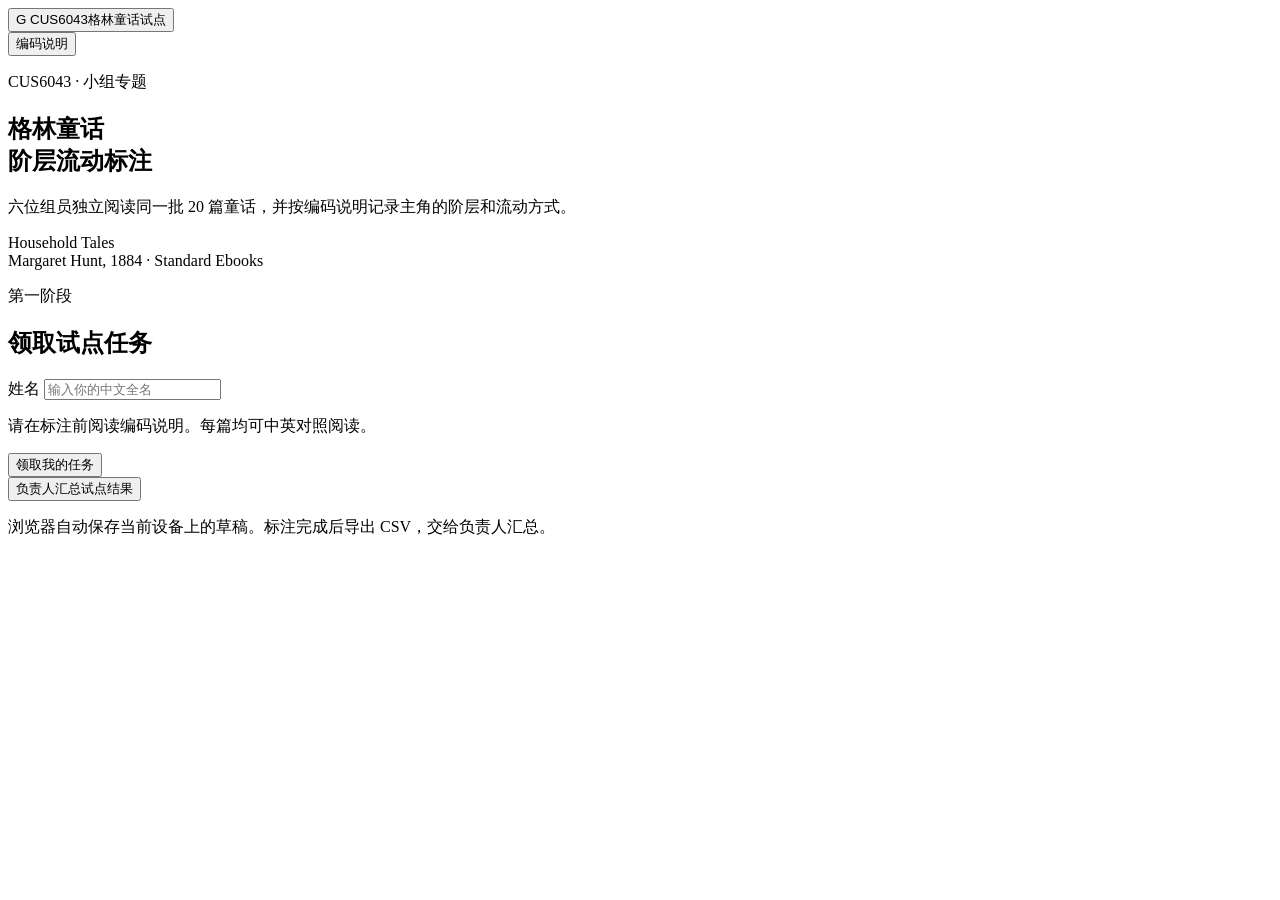
<file: tool-source/pilot.html>
<!doctype html>
<html lang="zh-CN">
<head>
  <meta charset="utf-8">
  <meta name="viewport" content="width=device-width, initial-scale=1">
  <meta name="color-scheme" content="light">
  <meta name="description" content="CUS6043 格林童话阶层流动独立试点标注工具，内置试点篇目的英文全文与中文翻译">
  <title>格林童话阶层流动 · 试点标注</title>
  <style>__PILOT_CSS__</style>
</head>
<body>
  <header class="topbar">
    <button type="button" class="brand" id="home-button" aria-label="返回首页">
      <span class="brand-mark" aria-hidden="true">G</span>
      <span>CUS6043<span class="brand-divider" aria-hidden="true"></span>格林童话试点</span>
    </button>
    <div class="top-actions">
      <span id="identity" hidden></span>
      <button type="button" class="button quiet" id="show-guide">编码说明</button>
      <button type="button" class="button quiet" id="switch-user" hidden>切换姓名</button>
    </div>
  </header>
  <main id="home" class="home">
    <section class="landing">
      <div class="landing-intro">
        <p class="eyebrow">CUS6043 · 小组专题</p>
        <h1>格林童话<br>阶层流动标注</h1>
        <p>六位组员独立阅读同一批 20 篇童话，并按编码说明记录主角的阶层和流动方式。</p>
        <p class="edition" lang="en">Household Tales<br>Margaret Hunt, 1884 · Standard Ebooks</p>
      </div>
      <div class="entry">
        <p class="eyebrow">第一阶段</p>
        <h2>领取试点任务</h2>
        <form id="claim">
          <label for="name">姓名</label>
          <input id="name" name="name" placeholder="输入你的中文全名" autocomplete="off" required>
          <p class="entry-help">请在标注前阅读编码说明。每篇均可中英对照阅读。</p>
          <button class="button primary" type="submit">领取我的任务</button>
          <p id="claim-error" class="error" role="alert" hidden></p>
        </form>
        <div class="entry-footer">
          <button type="button" class="button link" id="show-review">负责人汇总试点结果</button>
        </div>
      </div>
    </section>
    <p class="landing-foot">浏览器自动保存当前设备上的草稿。标注完成后导出 CSV，交给负责人汇总。</p>
  </main>
  <main id="workspace" class="workbench" hidden>
    <nav class="queue" aria-label="试点篇目">
      <div class="queue-head">
        <h2>试点篇目</h2>
        <p id="progress-text"></p>
        <progress id="progress" aria-label="已完成篇数"></progress>
      </div>
      <label class="mobile-jump" for="jump">切换篇目
        <select id="jump"></select>
      </label>
      <ol id="task-list"></ol>
      <div class="queue-actions">
        <button type="button" class="button primary" id="export-final">导出试点 CSV</button>
        <p id="export-hint" class="muted"></p>
        <div class="backup-actions">
          <button type="button" class="button link" id="export-draft">备份 CSV</button>
          <button type="button" class="button link" id="restore-draft">导入备份</button>
          <input type="file" id="restore-files" accept=".csv,text/csv" hidden>
        </div>
      </div>
    </nav>
    <article class="reader" id="reader" data-mode="bilingual" aria-labelledby="story-title">
      <div class="reader-head">
        <p class="eyebrow" id="story-id"></p>
        <h1 id="story-title" tabindex="-1"><span id="story-title-en" class="english-copy" lang="en"></span><span id="story-title-zh" class="chinese-copy" lang="zh-CN"></span></h1>
        <p class="muted" id="story-source"></p>
        <fieldset class="reader-modes" id="reader-modes">
          <legend class="visually-hidden">阅读语言</legend>
          <label><input type="radio" name="reader-mode" value="bilingual" checked><span>中英对照</span></label>
          <label><input type="radio" name="reader-mode" value="english"><span>仅英文</span></label>
          <label><input type="radio" name="reader-mode" value="chinese"><span>仅中文</span></label>
        </fieldset>
      </div>
      <div class="story-body" id="story-body" tabindex="0" aria-label="童话中英对照全文"></div>
    </article>
    <section class="annotation" id="annotation" aria-labelledby="form-title">
      <div class="annotation-head">
        <div><p class="eyebrow">独立标注</p><h2 id="form-title">篇目标注</h2></div>
        <span id="saved-status" class="state" role="status" aria-live="polite"></span>
      </div>
      <form id="annotation-form" novalidate>
        <div id="annotation-fields"></div>
        <p class="error" id="form-error" role="alert" hidden></p>
        <div class="form-actions">
          <button type="button" class="button secondary" id="previous">上一篇</button>
          <button type="submit" class="button primary" id="save-next">保存并下一篇</button>
        </div>
      </form>
    </section>
  </main>
  <main id="review" class="review" hidden>
    <div class="review-head">
      <div>
        <p class="eyebrow">试点回收</p>
        <h1>汇总与分歧</h1>
        <p>收齐六位组员的完整 CSV，再对照各篇的适用性和四个关键字段。</p>
      </div>
      <button type="button" id="review-back" class="button secondary">返回领取页</button>
    </div>
    <section class="review-panel" aria-label="结果导入">
      <div class="review-actions">
        <button type="button" id="add-files" class="button primary">导入试点 CSV</button>
        <input type="file" id="review-files" accept=".csv,text/csv" multiple hidden>
        <button type="button" id="export-review" class="button secondary" disabled>导出汇总 CSV</button>
        <button type="button" id="export-disagreements" class="button secondary" disabled>导出分歧表 CSV</button>
      </div>
      <p id="review-progress" class="muted" aria-live="polite"></p>
      <p class="muted">导入的结果保留在当前页面，关闭或刷新前请先导出。</p>
      <ul id="review-roles" class="review-roles"></ul>
      <p id="review-error" class="error" role="alert" hidden></p>
    </section>
    <section id="review-results" class="review-panel" aria-label="逐篇结果" hidden>
      <div class="result-heading">
        <h2 id="result-title"></h2>
        <label class="check-label"><input type="checkbox" id="only-disagreements"> 只看分歧</label>
      </div>
      <div id="review-table"></div>
    </section>
  </main>
  <dialog id="guide" aria-labelledby="guide-title">
    <div class="dialog-head">
      <div><p class="eyebrow">工作表原文</p><h2 id="guide-title">编码说明</h2></div>
      <form method="dialog"><button class="button secondary" aria-label="关闭编码说明">关闭</button></form>
    </div>
    <div class="guide-content" id="guide-content"></div>
  </dialog>
  <script type="application/json" id="pilot-data">__PILOT_DATA__</script>
  <script>__PILOT_JS__</script>
</body>
</html>
</file>
